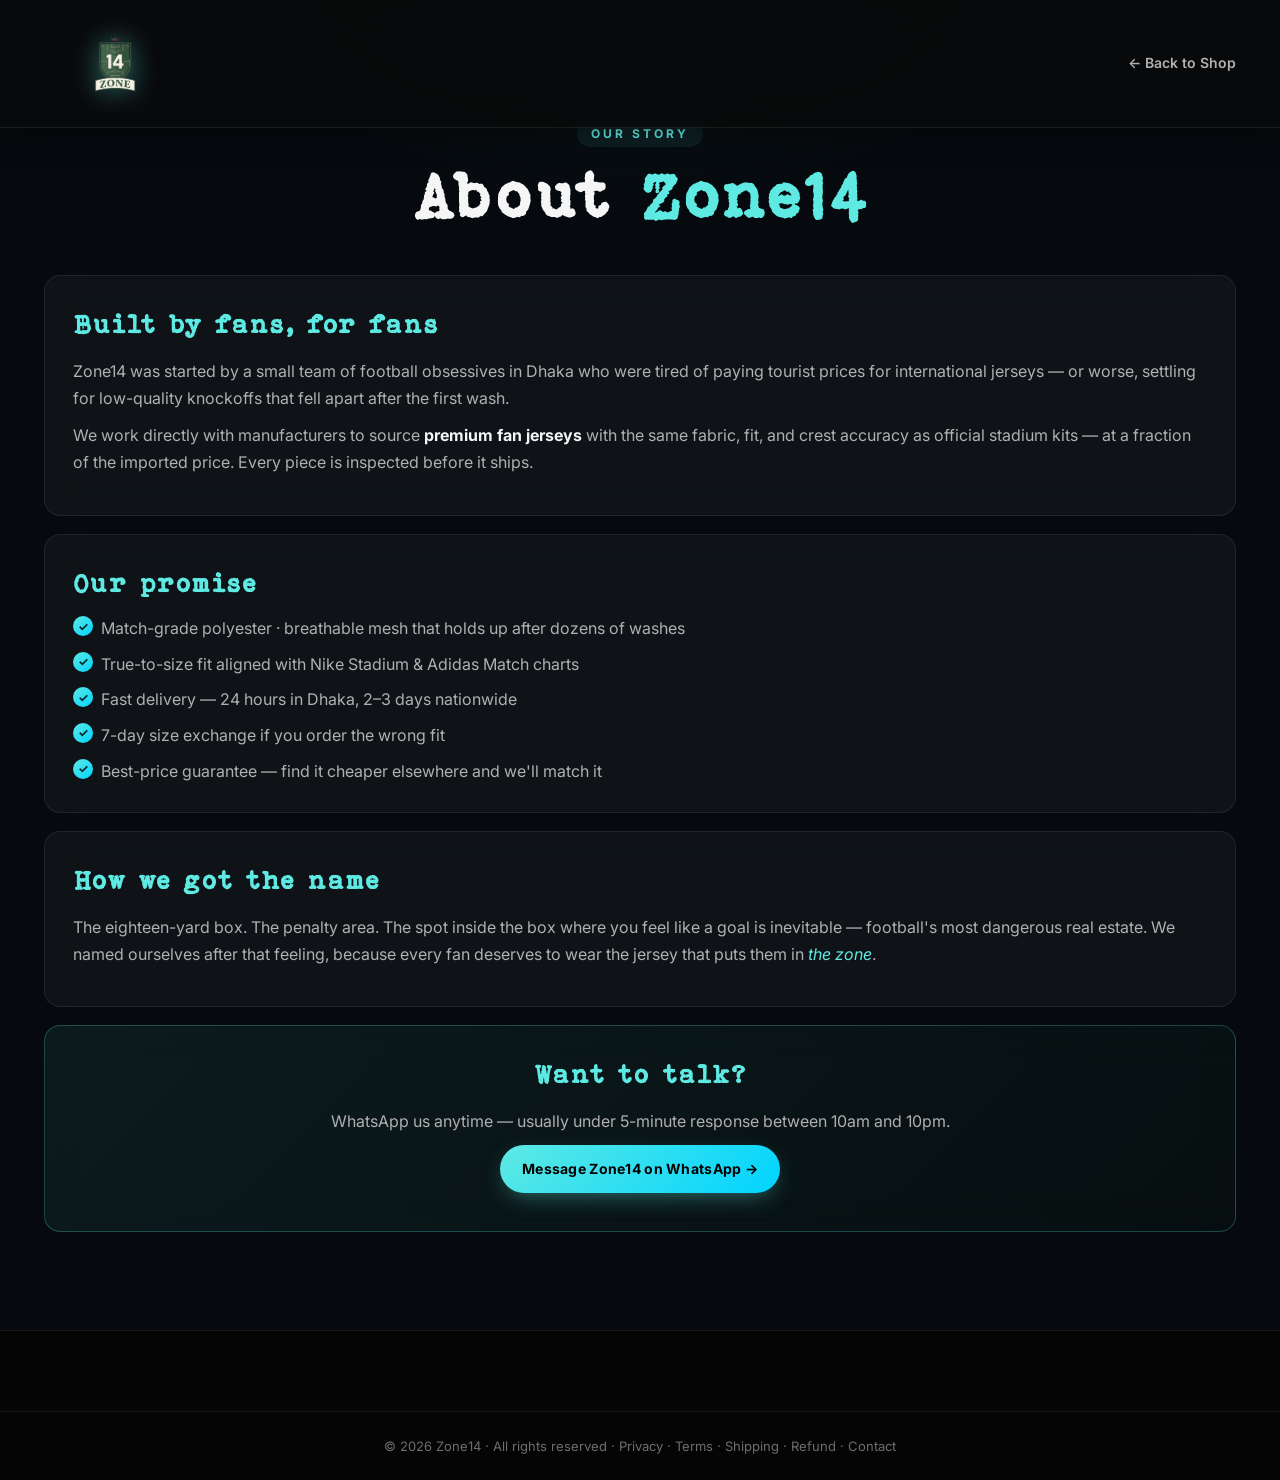
<file: about.html>
<!DOCTYPE html>
<html lang="en">
<head>
  <meta charset="UTF-8" />
  <meta name="viewport" content="width=device-width, initial-scale=1.0" />
  <meta name="theme-color" content="#0a0a0a" />
  <title>About · Zone14 — Premium World Cup 2026 Jerseys</title>
  <meta name="description" content="Zone14 is Bangladesh's premium destination for FIFA World Cup 2026 football jerseys. Built by fans, for fans." />
  <meta property="og:title" content="About Zone14" />
  <meta property="og:description" content="Built by fans, for fans — premium World Cup 2026 kits delivered across Bangladesh." />
  <meta property="og:type" content="website" />

  <link rel="preconnect" href="https://fonts.googleapis.com" />
  <link rel="preconnect" href="https://fonts.gstatic.com" crossorigin />
  <link href="https://fonts.googleapis.com/css2?family=Bebas+Neue&family=Inter:wght@300;400;500;600;700;800&display=swap" rel="stylesheet" />

  <link rel="stylesheet" href="styles.css" />
  <link rel="icon" type="image/svg+xml" href="logo/favicon.svg" />
  <!-- Meta (Facebook) Pixel (অ্যাক্টিভ করা হলো) -->
  <script>
    !function(f,b,e,v,n,t,s){if(f.fbq)return;n=f.fbq=function(){n.callMethod?
    n.callMethod.apply(n,arguments):n.queue.push(arguments)};if(!f._fbq)f._fbq=n;
    n.push=n;n.loaded=!0;n.version='2.0';n.queue=[];t=b.createElement(e);t.async=!0;
    t.src=v;s=b.getElementsByTagName(e)[0];s.parentNode.insertBefore(t,s)}(window,
    document,'script','https://connect.facebook.net/en_US/fbevents.js');
    
    fbq('init', '837946172507367'); 
    fbq('track', 'PageView');
  </script>
  <noscript>
    <img height="1" width="1" style="display:none"
         src="https://www.facebook.com/tr?id=837946172507367&ev=PageView&noscript=1"/>
  </noscript>
</head>
<body class="page-static">

  <header id="navbar" class="navbar order-nav scrolled">
    <div class="container nav-inner">
      <a href="index.html" class="logo" aria-label="Zone14 home">
        <img class="logo-mark" src="logo/main.png" alt="Zone14" />
      </a>
      <a href="index.html" class="back-link">← Back to Shop</a>
    </div>
  </header>

  <main class="static-page">
    <div class="container">
      <header class="static-head">
        <p class="eyebrow">Our Story</p>
        <h1 class="section-title">About <span class="accent">Zone14</span></h1>
      </header>

      <section class="static-block">
        <h2>Built by fans, for fans</h2>
        <p>Zone14 was started by a small team of football obsessives in Dhaka who were tired of paying tourist prices for international jerseys — or worse, settling for low-quality knockoffs that fell apart after the first wash.</p>
        <p>We work directly with manufacturers to source <strong>premium fan jerseys</strong> with the same fabric, fit, and crest accuracy as official stadium kits — at a fraction of the imported price. Every piece is inspected before it ships.</p>
      </section>

      <section class="static-block">
        <h2>Our promise</h2>
        <ul class="check-list">
          <li>Match-grade polyester · breathable mesh that holds up after dozens of washes</li>
          <li>True-to-size fit aligned with Nike Stadium &amp; Adidas Match charts</li>
          <li>Fast delivery — 24 hours in Dhaka, 2–3 days nationwide</li>
          <li>7-day size exchange if you order the wrong fit</li>
          <li>Best-price guarantee — find it cheaper elsewhere and we'll match it</li>
        </ul>
      </section>

      <section class="static-block">
        <h2>How we got the name</h2>
        <p>The eighteen-yard box. The penalty area. The spot inside the box where you feel like a goal is inevitable — football's most dangerous real estate. We named ourselves after that feeling, because every fan deserves to wear the jersey that puts them in <em>the zone</em>.</p>
      </section>

      <section class="static-block static-cta">
        <h2>Want to talk?</h2>
        <p>WhatsApp us anytime — usually under 5-minute response between 10am and 10pm.</p>
        <p><a class="btn btn-primary" href="https://wa.me/8801723360078">Message Zone14 on WhatsApp →</a></p>
      </section>
    </div>
  </main>

  <footer class="footer">
    <div class="footer-bottom">
      <div class="container">
        <p>© <span id="year"></span> Zone14 · All rights reserved · <a href="privacy.html">Privacy</a> · <a href="terms.html">Terms</a> · <a href="shipping.html">Shipping</a> · <a href="refund.html">Refund</a> · <a href="contact.html">Contact</a></p>
      </div>
    </div>
  </footer>

  <script>document.getElementById('year').textContent = new Date().getFullYear();</script>
</body>
</html>
</file>
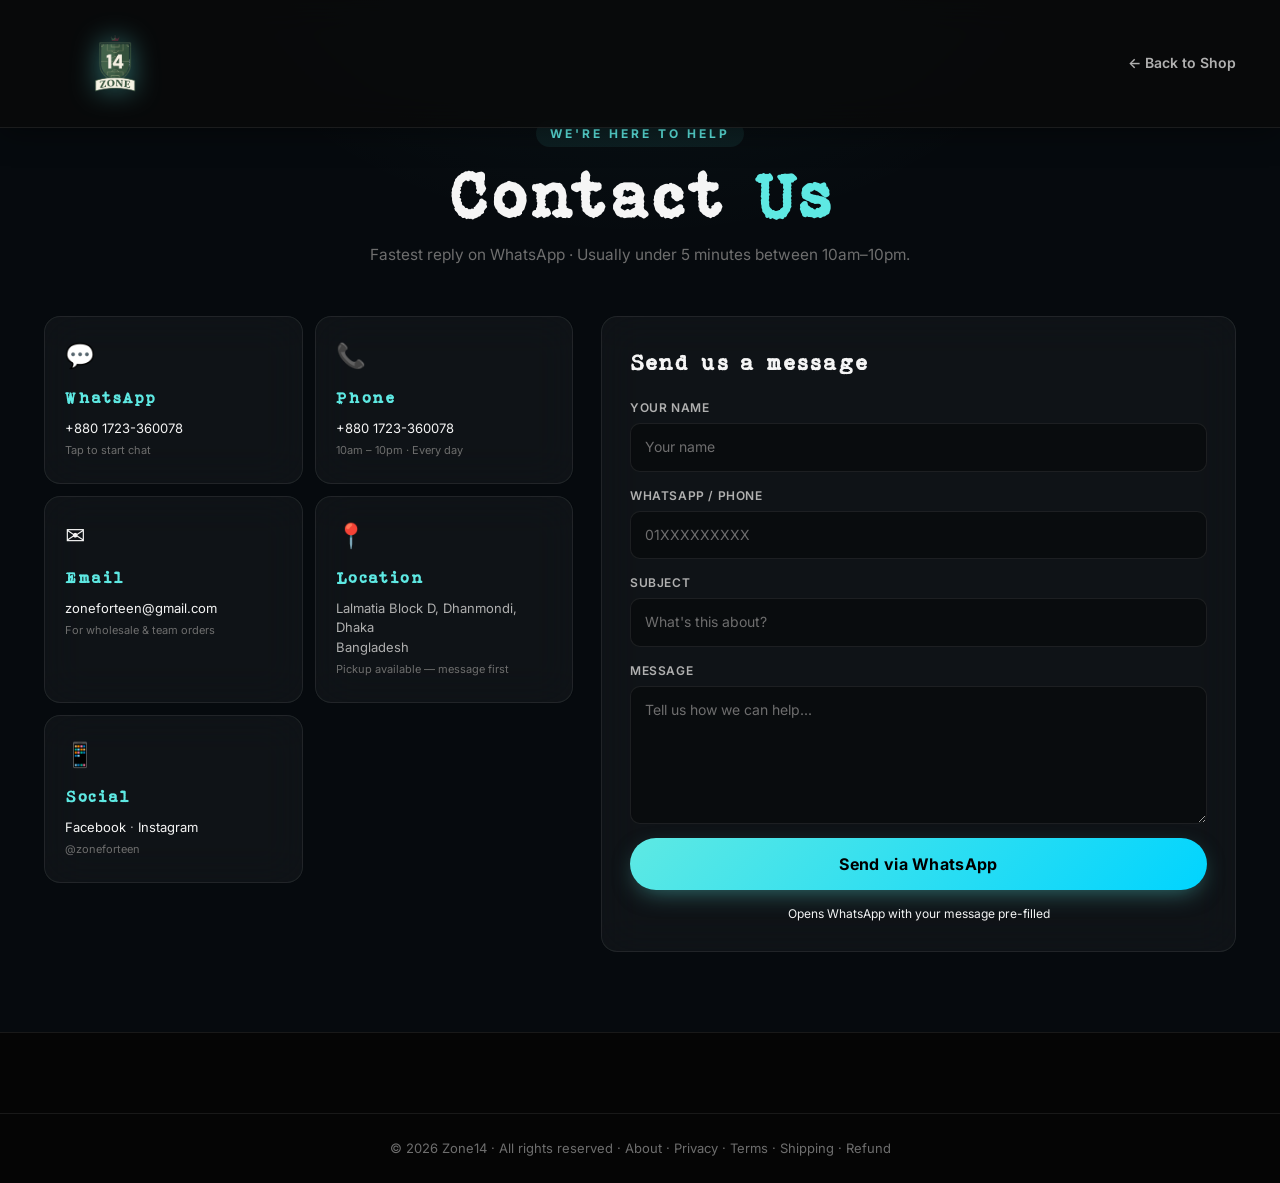
<file: contact.html>
<!DOCTYPE html>
<html lang="en">
<head>
  <meta charset="UTF-8" />
  <meta name="viewport" content="width=device-width, initial-scale=1.0" />
  <meta name="theme-color" content="#0a0a0a" />
  <title>Contact · Zone14</title>
  <meta name="description" content="Contact Zone14 — WhatsApp, phone, email, store address. We reply within minutes." />

  <link rel="preconnect" href="https://fonts.googleapis.com" />
  <link rel="preconnect" href="https://fonts.gstatic.com" crossorigin />
  <link href="https://fonts.googleapis.com/css2?family=Bebas+Neue&family=Inter:wght@300;400;500;600;700;800&display=swap" rel="stylesheet" />

  <link rel="stylesheet" href="styles.css" />
  <link rel="icon" type="image/svg+xml" href="logo/favicon.svg" />
  <!-- Meta (Facebook) Pixel (অ্যাক্টিভ করা হলো) -->
  <script>
    !function(f,b,e,v,n,t,s){if(f.fbq)return;n=f.fbq=function(){n.callMethod?
    n.callMethod.apply(n,arguments):n.queue.push(arguments)};if(!f._fbq)f._fbq=n;
    n.push=n;n.loaded=!0;n.version='2.0';n.queue=[];t=b.createElement(e);t.async=!0;
    t.src=v;s=b.getElementsByTagName(e)[0];s.parentNode.insertBefore(t,s)}(window,
    document,'script','https://connect.facebook.net/en_US/fbevents.js');
    
    fbq('init', '837946172507367'); 
    fbq('track', 'PageView');
  </script>
  <noscript>
    <img height="1" width="1" style="display:none"
         src="https://www.facebook.com/tr?id=837946172507367&ev=PageView&noscript=1"/>
  </noscript>
</head>
<body class="page-static">

  <header id="navbar" class="navbar order-nav scrolled">
    <div class="container nav-inner">
      <a href="index.html" class="logo"><img class="logo-mark" src="logo/main.png" alt="Zone14" /></a>
      <a href="index.html" class="back-link">← Back to Shop</a>
    </div>
  </header>

  <main class="static-page">
    <div class="container">
      <header class="static-head">
        <p class="eyebrow">We're here to help</p>
        <h1 class="section-title">Contact <span class="accent">Us</span></h1>
        <p class="section-sub">Fastest reply on WhatsApp · Usually under 5 minutes between 10am–10pm.</p>
      </header>

      <div class="contact-grid">
        <div class="contact-info">
          <div class="contact-item">
            <div class="contact-ico">💬</div>
            <h3>WhatsApp</h3>
            <p><a href="https://wa.me/8801723360078">+880 1723-360078</a></p>
            <p class="muted">Tap to start chat</p>
          </div>
          <div class="contact-item">
            <div class="contact-ico">📞</div>
            <h3>Phone</h3>
            <p><a href="tel:+8801723360078">+880 1723-360078</a></p>
            <p class="muted">10am – 10pm · Every day</p>
          </div>
          <div class="contact-item">
            <div class="contact-ico">✉️</div>
            <h3>Email</h3>
            <p><a href="mailto:zoneforteen@gmail.com">zoneforteen@gmail.com</a></p>
            <p class="muted">For wholesale &amp; team orders</p>
          </div>
          <div class="contact-item">
            <div class="contact-ico">📍</div>
            <h3>Location</h3>
            <p>Lalmatia Block D, Dhanmondi, Dhaka<br/>Bangladesh</p>
            <p class="muted">Pickup available — message first</p>
          </div>
          <div class="contact-item">
            <div class="contact-ico">📱</div>
            <h3>Social</h3>
            <p><a href="https://www.facebook.com/zoneforteen/" target="_blank" rel="noopener">Facebook</a> · <a href="https://www.instagram.com/zoneforteen/" target="_blank" rel="noopener">Instagram</a></p>
            <p class="muted">@zoneforteen</p>
          </div>
        </div>

        <form id="contactForm" class="contact-form" novalidate>
          <h3>Send us a message</h3>
          <div class="form-row full">
            <label>Your Name<input type="text" name="name" required placeholder="Your name" /></label>
          </div>
          <div class="form-row full">
            <label>WhatsApp / Phone<input type="tel" name="phone" required placeholder="01XXXXXXXXX" /></label>
          </div>
          <div class="form-row full">
            <label>Subject<input type="text" name="subject" required placeholder="What's this about?" /></label>
          </div>
          <div class="form-row full">
            <label>Message<textarea name="message" required placeholder="Tell us how we can help..." rows="5"></textarea></label>
          </div>
          <button type="submit" class="btn btn-primary btn-lg" style="width:100%">Send via WhatsApp</button>
          <p class="muted" style="text-align:center;margin-top:14px;font-size:12px">Opens WhatsApp with your message pre-filled</p>
        </form>
      </div>
    </div>
  </main>

  <footer class="footer">
    <div class="footer-bottom">
      <div class="container">
        <p>© <span id="year"></span> Zone14 · All rights reserved · <a href="about.html">About</a> · <a href="privacy.html">Privacy</a> · <a href="terms.html">Terms</a> · <a href="shipping.html">Shipping</a> · <a href="refund.html">Refund</a></p>
      </div>
    </div>
  </footer>

  <script>
    document.getElementById('year').textContent = new Date().getFullYear();
    document.getElementById('contactForm').addEventListener('submit', e => {
      e.preventDefault();
      const f = e.target;
      if (!f.checkValidity()) { f.reportValidity(); return; }
      const fd = new FormData(f);
      const msg = encodeURIComponent(
        `Hi Zone14! I'd like to get in touch.\n\n` +
        `Name: ${fd.get('name')}\n` +
        `Phone: ${fd.get('phone')}\n` +
        `Subject: ${fd.get('subject')}\n\n` +
        `${fd.get('message')}`
      );
      window.open(`https://wa.me/8801723360078?text=${msg}`, '_blank');
    });
  </script>
</body>
</html>
</file>
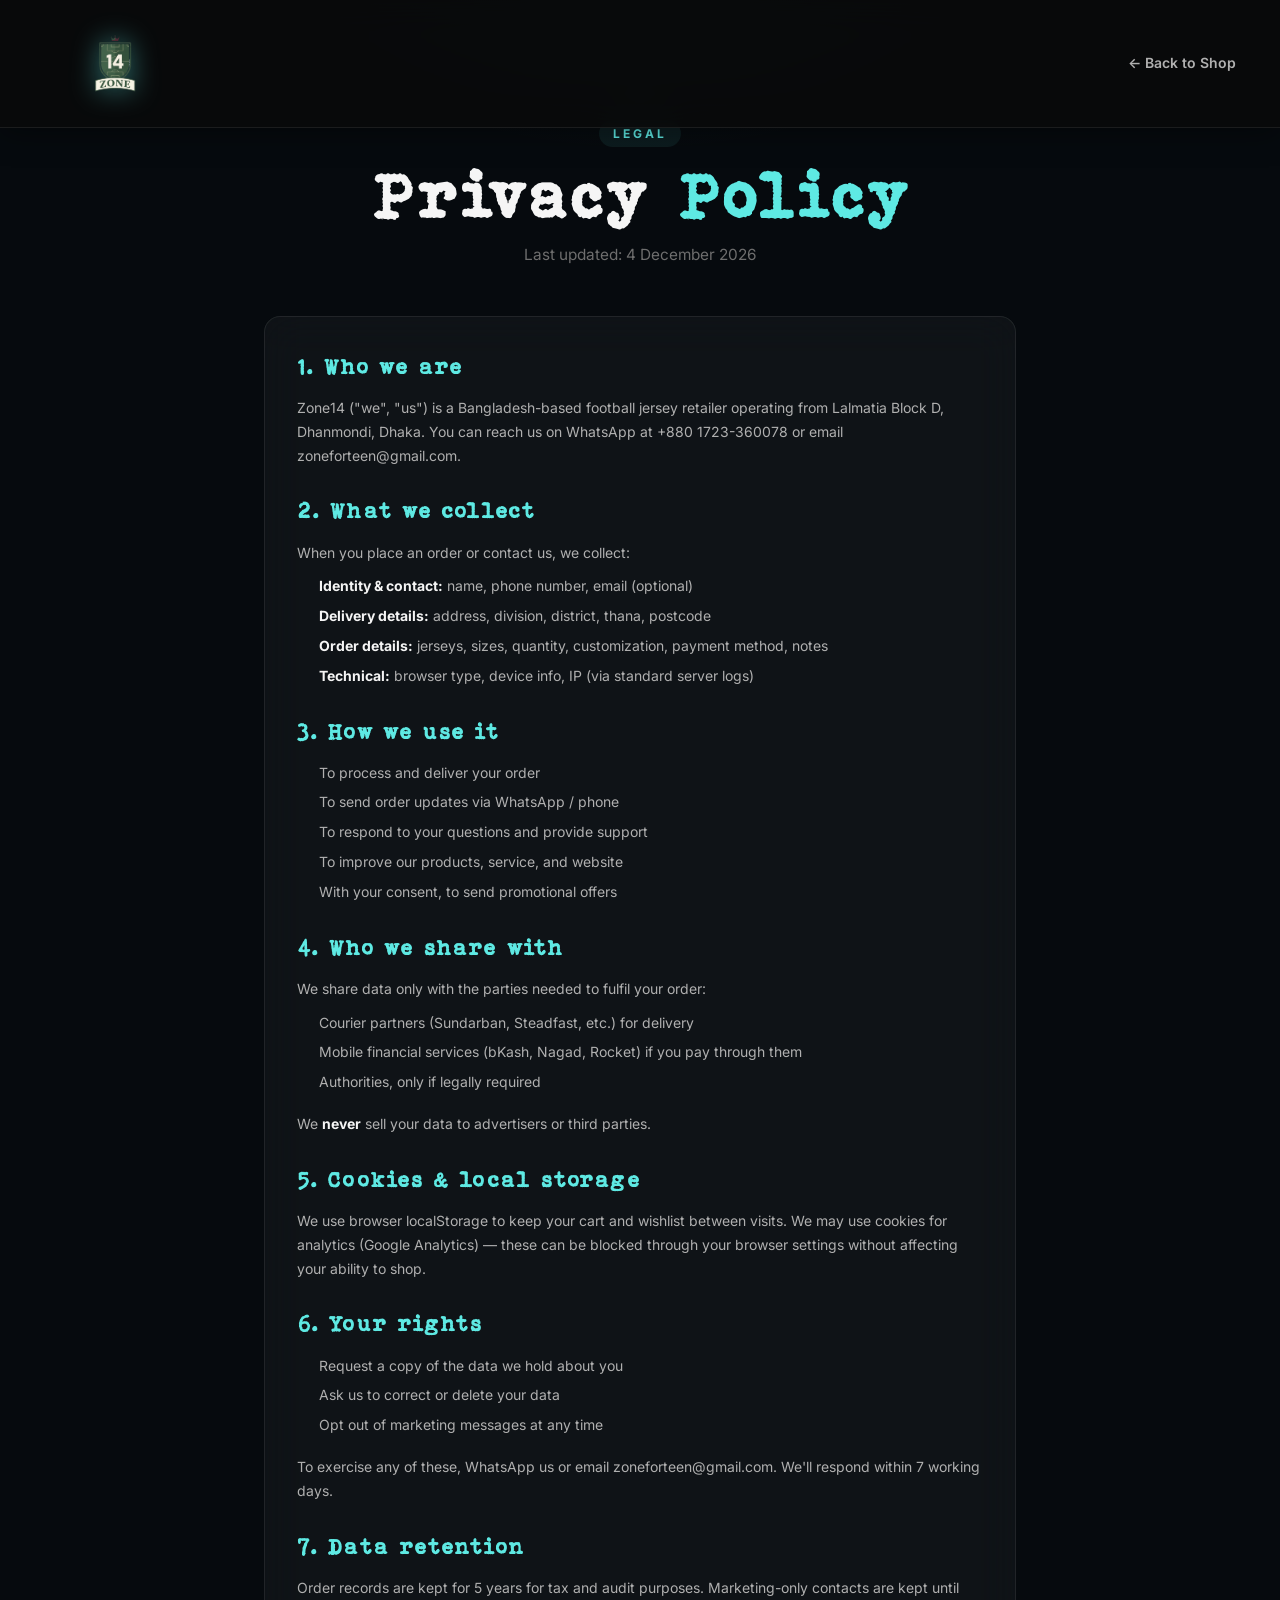
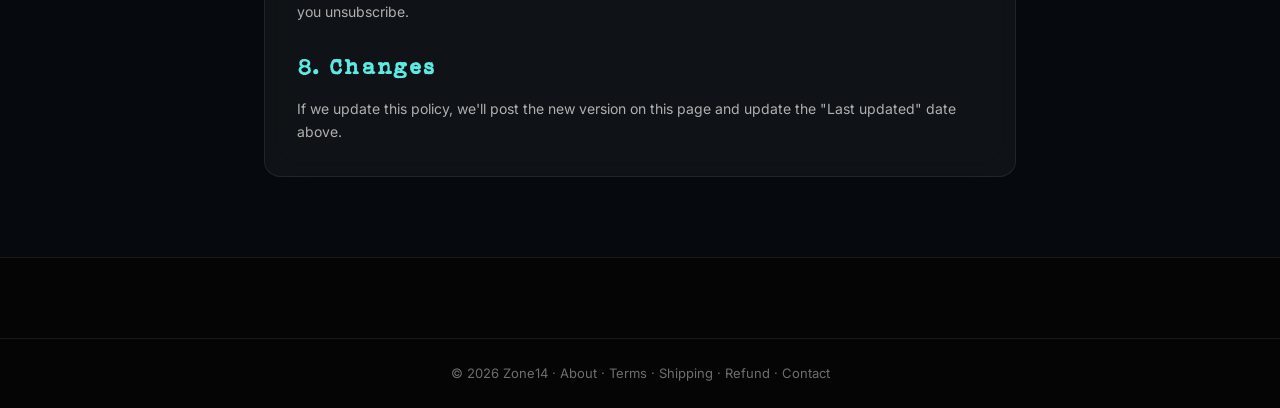
<file: privacy.html>
<!DOCTYPE html>
<html lang="en">
<head>
  <meta charset="UTF-8" />
  <meta name="viewport" content="width=device-width, initial-scale=1.0" />
  <title>Privacy Policy · Zone14</title>
  <meta name="description" content="Zone14's privacy policy — what data we collect, how we use it, your rights." />
  <link rel="preconnect" href="https://fonts.googleapis.com" />
  <link rel="preconnect" href="https://fonts.gstatic.com" crossorigin />
  <link href="https://fonts.googleapis.com/css2?family=Bebas+Neue&family=Inter:wght@300;400;500;600;700&display=swap" rel="stylesheet" />
  <link rel="stylesheet" href="styles.css" />
  <link rel="icon" type="image/svg+xml" href="logo/favicon.svg" />
  <!-- Meta (Facebook) Pixel (অ্যাক্টিভ করা হলো) -->
  <script>
    !function(f,b,e,v,n,t,s){if(f.fbq)return;n=f.fbq=function(){n.callMethod?
    n.callMethod.apply(n,arguments):n.queue.push(arguments)};if(!f._fbq)f._fbq=n;
    n.push=n;n.loaded=!0;n.version='2.0';n.queue=[];t=b.createElement(e);t.async=!0;
    t.src=v;s=b.getElementsByTagName(e)[0];s.parentNode.insertBefore(t,s)}(window,
    document,'script','https://connect.facebook.net/en_US/fbevents.js');
    
    fbq('init', '837946172507367'); 
    fbq('track', 'PageView');
  </script>
  <noscript>
    <img height="1" width="1" style="display:none"
         src="https://www.facebook.com/tr?id=837946172507367&ev=PageView&noscript=1"/>
  </noscript>
</head>
<body class="page-static">

  <header id="navbar" class="navbar order-nav scrolled">
    <div class="container nav-inner">
      <a href="index.html" class="logo"><img class="logo-mark" src="logo/main.png" alt="Zone14" /></a>
      <a href="index.html" class="back-link">← Back to Shop</a>
    </div>
  </header>

  <main class="static-page">
    <div class="container narrow">
      <header class="static-head">
        <p class="eyebrow">Legal</p>
        <h1 class="section-title">Privacy <span class="accent">Policy</span></h1>
        <p class="section-sub">Last updated: <span id="legalDate"></span></p>
      </header>

      <section class="legal-text">
        <h2>1. Who we are</h2>
        <p>Zone14 ("we", "us") is a Bangladesh-based football jersey retailer operating from Lalmatia Block D, Dhanmondi, Dhaka. You can reach us on WhatsApp at +880 1723-360078 or email zoneforteen@gmail.com.</p>

        <h2>2. What we collect</h2>
        <p>When you place an order or contact us, we collect:</p>
        <ul>
          <li><strong>Identity &amp; contact:</strong> name, phone number, email (optional)</li>
          <li><strong>Delivery details:</strong> address, division, district, thana, postcode</li>
          <li><strong>Order details:</strong> jerseys, sizes, quantity, customization, payment method, notes</li>
          <li><strong>Technical:</strong> browser type, device info, IP (via standard server logs)</li>
        </ul>

        <h2>3. How we use it</h2>
        <ul>
          <li>To process and deliver your order</li>
          <li>To send order updates via WhatsApp / phone</li>
          <li>To respond to your questions and provide support</li>
          <li>To improve our products, service, and website</li>
          <li>With your consent, to send promotional offers</li>
        </ul>

        <h2>4. Who we share with</h2>
        <p>We share data only with the parties needed to fulfil your order:</p>
        <ul>
          <li>Courier partners (Sundarban, Steadfast, etc.) for delivery</li>
          <li>Mobile financial services (bKash, Nagad, Rocket) if you pay through them</li>
          <li>Authorities, only if legally required</li>
        </ul>
        <p>We <strong>never</strong> sell your data to advertisers or third parties.</p>

        <h2>5. Cookies &amp; local storage</h2>
        <p>We use browser localStorage to keep your cart and wishlist between visits. We may use cookies for analytics (Google Analytics) — these can be blocked through your browser settings without affecting your ability to shop.</p>

        <h2>6. Your rights</h2>
        <ul>
          <li>Request a copy of the data we hold about you</li>
          <li>Ask us to correct or delete your data</li>
          <li>Opt out of marketing messages at any time</li>
        </ul>
        <p>To exercise any of these, WhatsApp us or email zoneforteen@gmail.com. We'll respond within 7 working days.</p>

        <h2>7. Data retention</h2>
        <p>Order records are kept for 5 years for tax and audit purposes. Marketing-only contacts are kept until you unsubscribe.</p>

        <h2>8. Changes</h2>
        <p>If we update this policy, we'll post the new version on this page and update the "Last updated" date above.</p>
      </section>
    </div>
  </main>

  <footer class="footer">
    <div class="footer-bottom">
      <div class="container">
        <p>© <span id="year"></span> Zone14 · <a href="about.html">About</a> · <a href="terms.html">Terms</a> · <a href="shipping.html">Shipping</a> · <a href="refund.html">Refund</a> · <a href="contact.html">Contact</a></p>
      </div>
    </div>
  </footer>

  <script>
    document.getElementById('year').textContent = new Date().getFullYear();
    document.getElementById('legalDate').textContent = new Date().toLocaleDateString('en-GB', {year:'numeric', month:'long', day:'numeric'});
  </script>
</body>
</html>
</file>
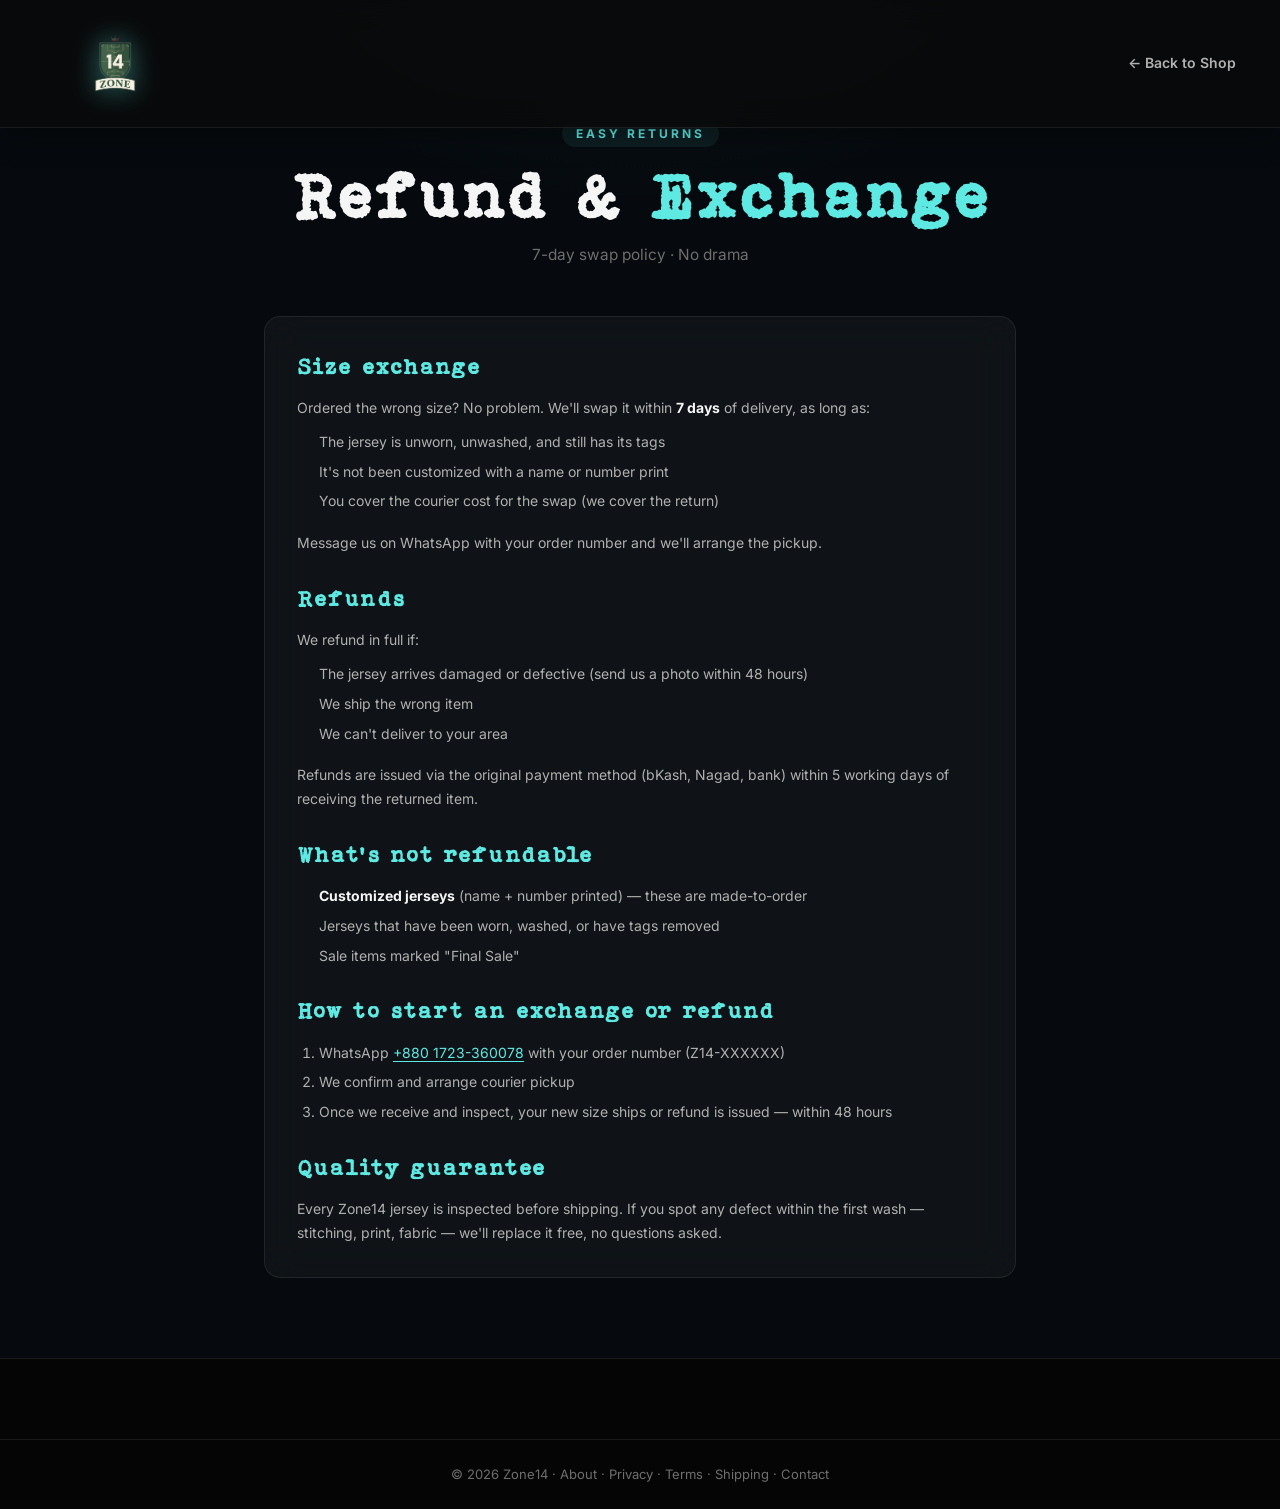
<file: refund.html>
<!DOCTYPE html>
<html lang="en">
<head>
  <meta charset="UTF-8" />
  <meta name="viewport" content="width=device-width, initial-scale=1.0" />
  <title>Refund &amp; Exchange Policy · Zone14</title>
  <meta name="description" content="Zone14's 7-day exchange policy — easy size swaps and quality guarantee." />
  <link rel="preconnect" href="https://fonts.googleapis.com" />
  <link rel="preconnect" href="https://fonts.gstatic.com" crossorigin />
  <link href="https://fonts.googleapis.com/css2?family=Bebas+Neue&family=Inter:wght@300;400;500;600;700&display=swap" rel="stylesheet" />
  <link rel="stylesheet" href="styles.css" />
  <link rel="icon" type="image/svg+xml" href="logo/favicon.svg" />
  <!-- Meta (Facebook) Pixel (অ্যাক্টিভ করা হলো) -->
  <script>
    !function(f,b,e,v,n,t,s){if(f.fbq)return;n=f.fbq=function(){n.callMethod?
    n.callMethod.apply(n,arguments):n.queue.push(arguments)};if(!f._fbq)f._fbq=n;
    n.push=n;n.loaded=!0;n.version='2.0';n.queue=[];t=b.createElement(e);t.async=!0;
    t.src=v;s=b.getElementsByTagName(e)[0];s.parentNode.insertBefore(t,s)}(window,
    document,'script','https://connect.facebook.net/en_US/fbevents.js');
    
    fbq('init', '837946172507367'); 
    fbq('track', 'PageView');
  </script>
  <noscript>
    <img height="1" width="1" style="display:none"
         src="https://www.facebook.com/tr?id=837946172507367&ev=PageView&noscript=1"/>
  </noscript>
</head>
<body class="page-static">

  <header id="navbar" class="navbar order-nav scrolled">
    <div class="container nav-inner">
      <a href="index.html" class="logo"><img class="logo-mark" src="logo/main.png" alt="Zone14" /></a>
      <a href="index.html" class="back-link">← Back to Shop</a>
    </div>
  </header>

  <main class="static-page">
    <div class="container narrow">
      <header class="static-head">
        <p class="eyebrow">Easy Returns</p>
        <h1 class="section-title">Refund &amp; <span class="accent">Exchange</span></h1>
        <p class="section-sub">7-day swap policy · No drama</p>
      </header>

      <section class="legal-text">
        <h2>Size exchange</h2>
        <p>Ordered the wrong size? No problem. We'll swap it within <strong>7 days</strong> of delivery, as long as:</p>
        <ul>
          <li>The jersey is unworn, unwashed, and still has its tags</li>
          <li>It's not been customized with a name or number print</li>
          <li>You cover the courier cost for the swap (we cover the return)</li>
        </ul>
        <p>Message us on WhatsApp with your order number and we'll arrange the pickup.</p>

        <h2>Refunds</h2>
        <p>We refund in full if:</p>
        <ul>
          <li>The jersey arrives damaged or defective (send us a photo within 48 hours)</li>
          <li>We ship the wrong item</li>
          <li>We can't deliver to your area</li>
        </ul>
        <p>Refunds are issued via the original payment method (bKash, Nagad, bank) within 5 working days of receiving the returned item.</p>

        <h2>What's not refundable</h2>
        <ul>
          <li><strong>Customized jerseys</strong> (name + number printed) — these are made-to-order</li>
          <li>Jerseys that have been worn, washed, or have tags removed</li>
          <li>Sale items marked "Final Sale"</li>
        </ul>

        <h2>How to start an exchange or refund</h2>
        <ol>
          <li>WhatsApp <a href="https://wa.me/8801723360078">+880 1723-360078</a> with your order number (Z14-XXXXXX)</li>
          <li>We confirm and arrange courier pickup</li>
          <li>Once we receive and inspect, your new size ships or refund is issued — within 48 hours</li>
        </ol>

        <h2>Quality guarantee</h2>
        <p>Every Zone14 jersey is inspected before shipping. If you spot any defect within the first wash — stitching, print, fabric — we'll replace it free, no questions asked.</p>
      </section>
    </div>
  </main>

  <footer class="footer">
    <div class="footer-bottom">
      <div class="container">
        <p>© <span id="year"></span> Zone14 · <a href="about.html">About</a> · <a href="privacy.html">Privacy</a> · <a href="terms.html">Terms</a> · <a href="shipping.html">Shipping</a> · <a href="contact.html">Contact</a></p>
      </div>
    </div>
  </footer>

  <script>document.getElementById('year').textContent = new Date().getFullYear();</script>
</body>
</html>
</file>
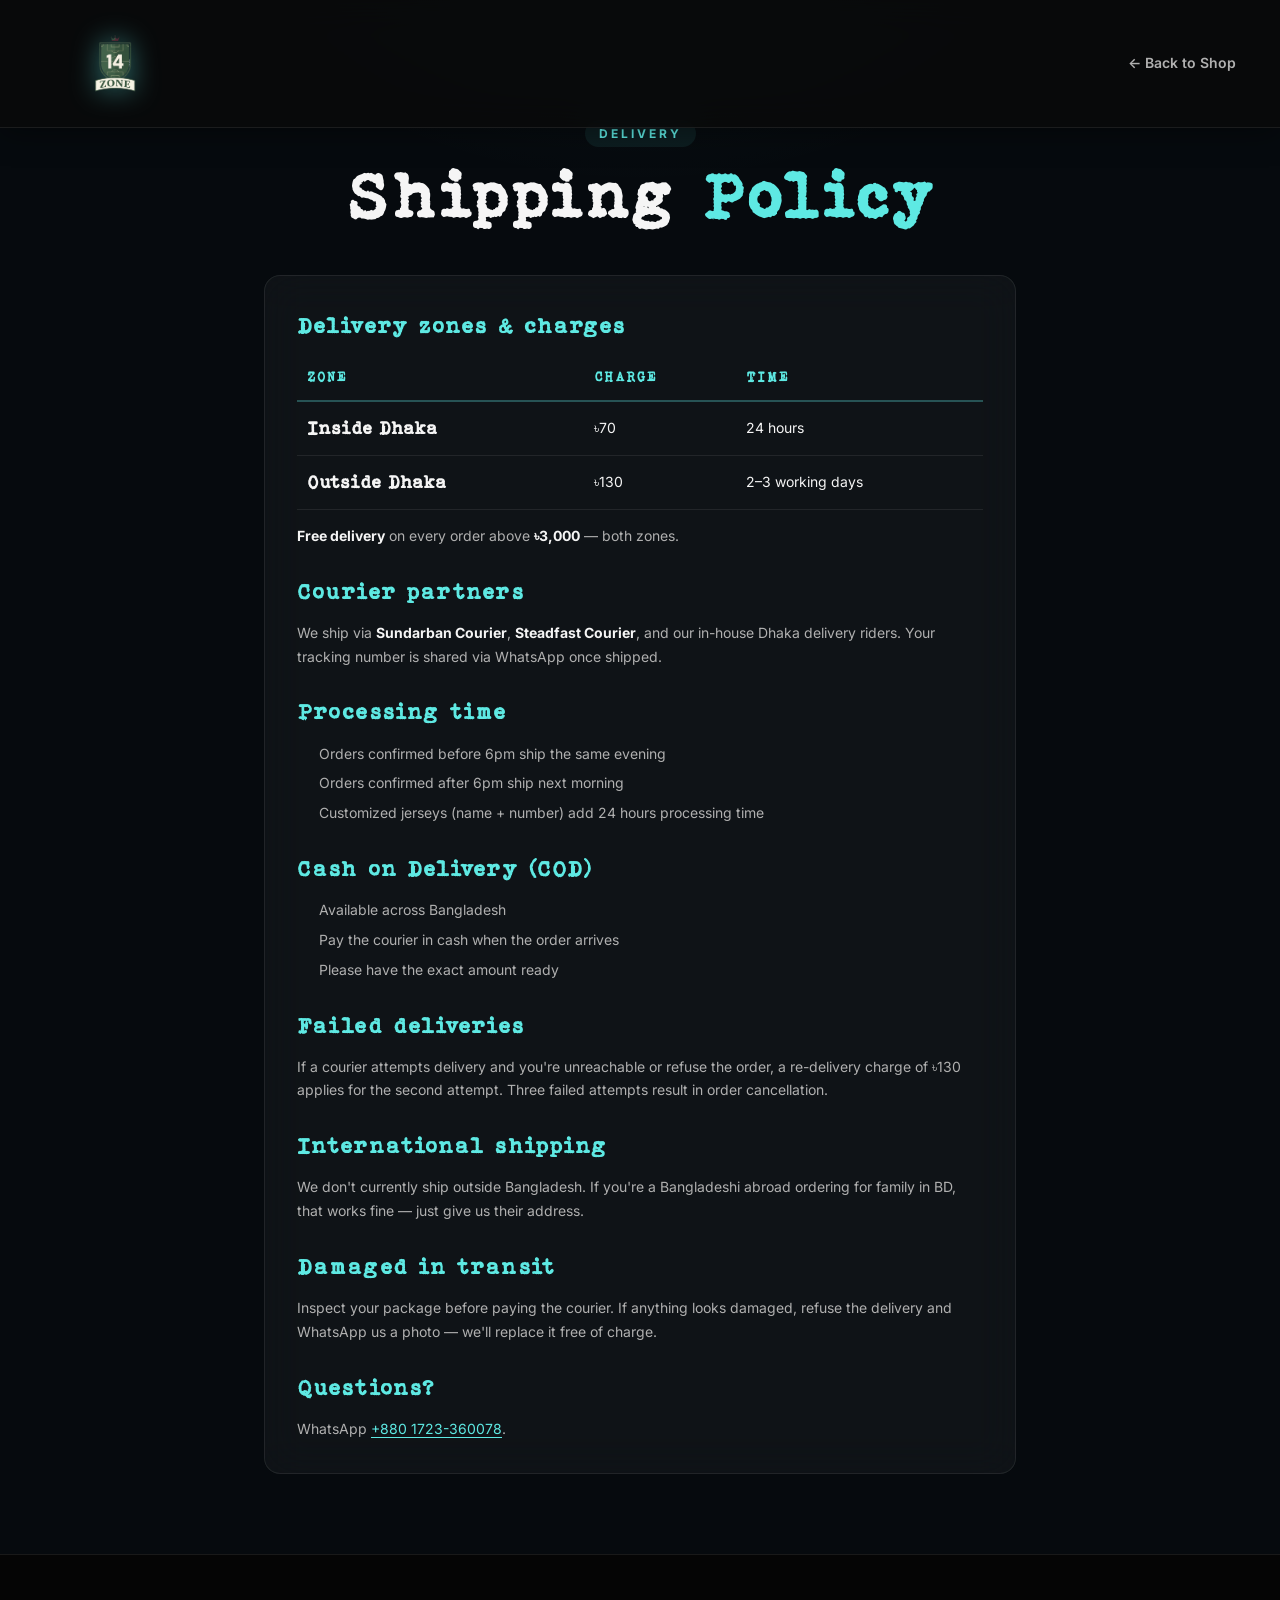
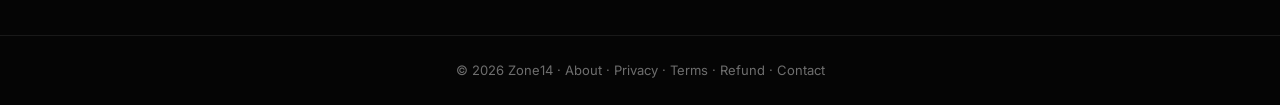
<file: shipping.html>
<!DOCTYPE html>
<html lang="en">
<head>
  <meta charset="UTF-8" />
  <meta name="viewport" content="width=device-width, initial-scale=1.0" />
  <title>Shipping Policy · Zone14</title>
  <meta name="description" content="Zone14 shipping policy — delivery times, charges, and zones across Bangladesh." />
  <link rel="preconnect" href="https://fonts.googleapis.com" />
  <link rel="preconnect" href="https://fonts.gstatic.com" crossorigin />
  <link href="https://fonts.googleapis.com/css2?family=Bebas+Neue&family=Inter:wght@300;400;500;600;700&display=swap" rel="stylesheet" />
  <link rel="stylesheet" href="styles.css" />
  <link rel="icon" type="image/svg+xml" href="logo/favicon.svg" />
  <!-- Meta (Facebook) Pixel (অ্যাক্টিভ করা হলো) -->
  <script>
    !function(f,b,e,v,n,t,s){if(f.fbq)return;n=f.fbq=function(){n.callMethod?
    n.callMethod.apply(n,arguments):n.queue.push(arguments)};if(!f._fbq)f._fbq=n;
    n.push=n;n.loaded=!0;n.version='2.0';n.queue=[];t=b.createElement(e);t.async=!0;
    t.src=v;s=b.getElementsByTagName(e)[0];s.parentNode.insertBefore(t,s)}(window,
    document,'script','https://connect.facebook.net/en_US/fbevents.js');
    
    fbq('init', '837946172507367'); 
    fbq('track', 'PageView');
  </script>
  <noscript>
    <img height="1" width="1" style="display:none"
         src="https://www.facebook.com/tr?id=837946172507367&ev=PageView&noscript=1"/>
  </noscript>
</head>
<body class="page-static">

  <header id="navbar" class="navbar order-nav scrolled">
    <div class="container nav-inner">
      <a href="index.html" class="logo"><img class="logo-mark" src="logo/main.png" alt="Zone14" /></a>
      <a href="index.html" class="back-link">← Back to Shop</a>
    </div>
  </header>

  <main class="static-page">
    <div class="container narrow">
      <header class="static-head">
        <p class="eyebrow">Delivery</p>
        <h1 class="section-title">Shipping <span class="accent">Policy</span></h1>
      </header>

      <section class="legal-text">
        <h2>Delivery zones &amp; charges</h2>
        <table class="size-table" style="width:100%">
          <thead>
            <tr><th>Zone</th><th>Charge</th><th>Time</th></tr>
          </thead>
          <tbody>
            <tr><td><strong>Inside Dhaka</strong></td><td>৳70</td><td>24 hours</td></tr>
            <tr><td><strong>Outside Dhaka</strong></td><td>৳130</td><td>2–3 working days</td></tr>
          </tbody>
        </table>
        <p style="margin-top:14px"><strong>Free delivery</strong> on every order above <strong>৳3,000</strong> — both zones.</p>

        <h2>Courier partners</h2>
        <p>We ship via <strong>Sundarban Courier</strong>, <strong>Steadfast Courier</strong>, and our in-house Dhaka delivery riders. Your tracking number is shared via WhatsApp once shipped.</p>

        <h2>Processing time</h2>
        <ul>
          <li>Orders confirmed before 6pm ship the same evening</li>
          <li>Orders confirmed after 6pm ship next morning</li>
          <li>Customized jerseys (name + number) add 24 hours processing time</li>
        </ul>

        <h2>Cash on Delivery (COD)</h2>
        <ul>
          <li>Available across Bangladesh</li>
          <li>Pay the courier in cash when the order arrives</li>
          <li>Please have the exact amount ready</li>
        </ul>

        <h2>Failed deliveries</h2>
        <p>If a courier attempts delivery and you're unreachable or refuse the order, a re-delivery charge of ৳130 applies for the second attempt. Three failed attempts result in order cancellation.</p>

        <h2>International shipping</h2>
        <p>We don't currently ship outside Bangladesh. If you're a Bangladeshi abroad ordering for family in BD, that works fine — just give us their address.</p>

        <h2>Damaged in transit</h2>
        <p>Inspect your package before paying the courier. If anything looks damaged, refuse the delivery and WhatsApp us a photo — we'll replace it free of charge.</p>

        <h2>Questions?</h2>
        <p>WhatsApp <a href="https://wa.me/8801723360078">+880 1723-360078</a>.</p>
      </section>
    </div>
  </main>

  <footer class="footer">
    <div class="footer-bottom">
      <div class="container">
        <p>© <span id="year"></span> Zone14 · <a href="about.html">About</a> · <a href="privacy.html">Privacy</a> · <a href="terms.html">Terms</a> · <a href="refund.html">Refund</a> · <a href="contact.html">Contact</a></p>
      </div>
    </div>
  </footer>

  <script>document.getElementById('year').textContent = new Date().getFullYear();</script>
</body>
</html>
</file>
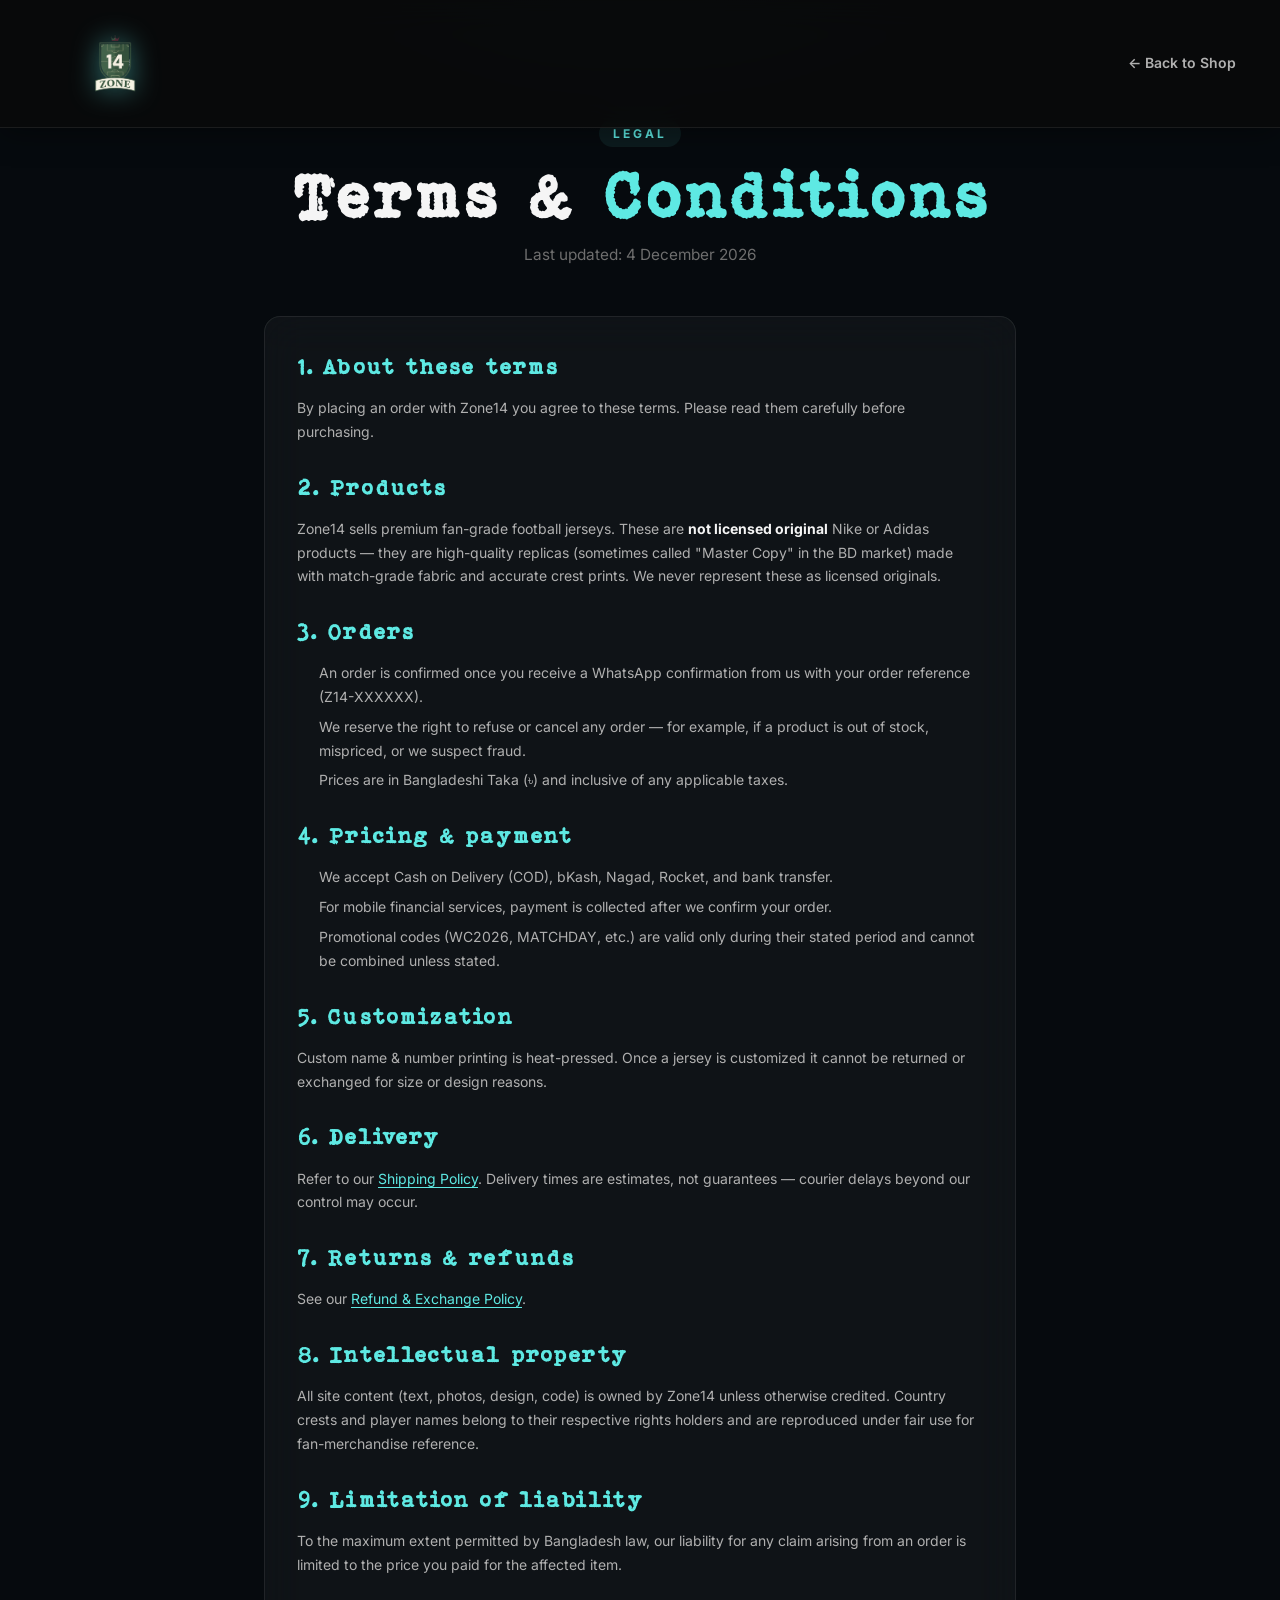
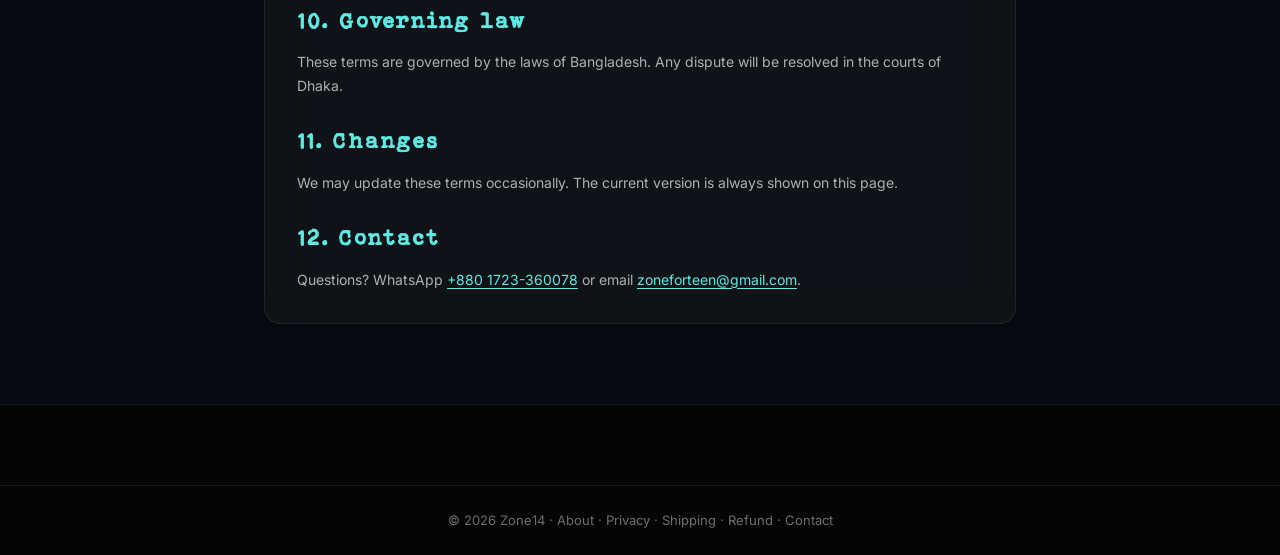
<file: terms.html>
<!DOCTYPE html>
<html lang="en">
<head>
  <meta charset="UTF-8" />
  <meta name="viewport" content="width=device-width, initial-scale=1.0" />
  <title>Terms &amp; Conditions · Zone14</title>
  <meta name="description" content="Terms and conditions for shopping at Zone14." />
  <link rel="preconnect" href="https://fonts.googleapis.com" />
  <link rel="preconnect" href="https://fonts.gstatic.com" crossorigin />
  <link href="https://fonts.googleapis.com/css2?family=Bebas+Neue&family=Inter:wght@300;400;500;600;700&display=swap" rel="stylesheet" />
  <link rel="stylesheet" href="styles.css" />
  <link rel="icon" type="image/svg+xml" href="logo/favicon.svg" />
  <!-- Meta (Facebook) Pixel (অ্যাক্টিভ করা হলো) -->
  <script>
    !function(f,b,e,v,n,t,s){if(f.fbq)return;n=f.fbq=function(){n.callMethod?
    n.callMethod.apply(n,arguments):n.queue.push(arguments)};if(!f._fbq)f._fbq=n;
    n.push=n;n.loaded=!0;n.version='2.0';n.queue=[];t=b.createElement(e);t.async=!0;
    t.src=v;s=b.getElementsByTagName(e)[0];s.parentNode.insertBefore(t,s)}(window,
    document,'script','https://connect.facebook.net/en_US/fbevents.js');
    
    fbq('init', '837946172507367'); 
    fbq('track', 'PageView');
  </script>
  <noscript>
    <img height="1" width="1" style="display:none"
         src="https://www.facebook.com/tr?id=837946172507367&ev=PageView&noscript=1"/>
  </noscript>
</head>
<body class="page-static">

  <header id="navbar" class="navbar order-nav scrolled">
    <div class="container nav-inner">
      <a href="index.html" class="logo"><img class="logo-mark" src="logo/main.png" alt="Zone14" /></a>
      <a href="index.html" class="back-link">← Back to Shop</a>
    </div>
  </header>

  <main class="static-page">
    <div class="container narrow">
      <header class="static-head">
        <p class="eyebrow">Legal</p>
        <h1 class="section-title">Terms &amp; <span class="accent">Conditions</span></h1>
        <p class="section-sub">Last updated: <span id="legalDate"></span></p>
      </header>

      <section class="legal-text">
        <h2>1. About these terms</h2>
        <p>By placing an order with Zone14 you agree to these terms. Please read them carefully before purchasing.</p>

        <h2>2. Products</h2>
        <p>Zone14 sells premium fan-grade football jerseys. These are <strong>not licensed original</strong> Nike or Adidas products — they are high-quality replicas (sometimes called "Master Copy" in the BD market) made with match-grade fabric and accurate crest prints. We never represent these as licensed originals.</p>

        <h2>3. Orders</h2>
        <ul>
          <li>An order is confirmed once you receive a WhatsApp confirmation from us with your order reference (Z14-XXXXXX).</li>
          <li>We reserve the right to refuse or cancel any order — for example, if a product is out of stock, mispriced, or we suspect fraud.</li>
          <li>Prices are in Bangladeshi Taka (৳) and inclusive of any applicable taxes.</li>
        </ul>

        <h2>4. Pricing &amp; payment</h2>
        <ul>
          <li>We accept Cash on Delivery (COD), bKash, Nagad, Rocket, and bank transfer.</li>
          <li>For mobile financial services, payment is collected after we confirm your order.</li>
          <li>Promotional codes (WC2026, MATCHDAY, etc.) are valid only during their stated period and cannot be combined unless stated.</li>
        </ul>

        <h2>5. Customization</h2>
        <p>Custom name &amp; number printing is heat-pressed. Once a jersey is customized it cannot be returned or exchanged for size or design reasons.</p>

        <h2>6. Delivery</h2>
        <p>Refer to our <a href="shipping.html">Shipping Policy</a>. Delivery times are estimates, not guarantees — courier delays beyond our control may occur.</p>

        <h2>7. Returns &amp; refunds</h2>
        <p>See our <a href="refund.html">Refund &amp; Exchange Policy</a>.</p>

        <h2>8. Intellectual property</h2>
        <p>All site content (text, photos, design, code) is owned by Zone14 unless otherwise credited. Country crests and player names belong to their respective rights holders and are reproduced under fair use for fan-merchandise reference.</p>

        <h2>9. Limitation of liability</h2>
        <p>To the maximum extent permitted by Bangladesh law, our liability for any claim arising from an order is limited to the price you paid for the affected item.</p>

        <h2>10. Governing law</h2>
        <p>These terms are governed by the laws of Bangladesh. Any dispute will be resolved in the courts of Dhaka.</p>

        <h2>11. Changes</h2>
        <p>We may update these terms occasionally. The current version is always shown on this page.</p>

        <h2>12. Contact</h2>
        <p>Questions? WhatsApp <a href="https://wa.me/8801723360078">+880 1723-360078</a> or email <a href="mailto:zoneforteen@gmail.com">zoneforteen@gmail.com</a>.</p>
      </section>
    </div>
  </main>

  <footer class="footer">
    <div class="footer-bottom">
      <div class="container">
        <p>© <span id="year"></span> Zone14 · <a href="about.html">About</a> · <a href="privacy.html">Privacy</a> · <a href="shipping.html">Shipping</a> · <a href="refund.html">Refund</a> · <a href="contact.html">Contact</a></p>
      </div>
    </div>
  </footer>

  <script>
    document.getElementById('year').textContent = new Date().getFullYear();
    document.getElementById('legalDate').textContent = new Date().toLocaleDateString('en-GB', {year:'numeric', month:'long', day:'numeric'});
  </script>
</body>
</html>
</file>
<file: styles.css>
/* ============================================================
   ZONE14 — World Cup 2026 Jerseys
   Design tokens, base, components, sections
   ============================================================ */

/* Bohemian Typewriter — primary brand font, self-hosted to kill FOUT.
   Same-origin .woff is preloaded in <head> so it lands before first paint.
   font-display:block holds text for up to 3s rather than flashing the fallback
   then swapping — with preload, the font is already cached so there's no wait. */
@font-face {
  font-family: 'Bohemian Typewriter';
  src: local('Bohemian Typewriter'),
       url('fonts/BohemianTypewriter.woff') format('woff'),
       url('https://fonts.cdnfonts.com/s/63708/Bohemian%20Typewriter.woff') format('woff');
  font-weight: 400;
  font-style: normal;
  font-display: block;
}

:root {
  /* Theme derived from Zone14 logos:
     - fav.PNG: neon cyan ring on smoky black-blue
     - main.png: heritage green crest, cream "14", wine-red crown */
  --bg: #060a0e;
  --bg-2: #0c1217;
  --bg-3: #11181f;
  --surface: rgba(255, 255, 255, 0.04);
  --surface-hi: rgba(255, 255, 255, 0.08);
  --border: rgba(255, 255, 255, 0.08);
  --border-hi: rgba(94, 233, 227, 0.3);

  /* Brand palette */
  --neon: #5ee9e3;           /* cyan glow from fav logo (primary accent) */
  --neon-deep: #2bc9c2;
  --heritage: #1d6b3a;       /* deep heritage green from crest */
  --heritage-dark: #0f4524;
  --cream: #f5e9c8;          /* cream from "14" text in crest */
  --wine: #7a1f2b;           /* wine red from crown */
  --gold: #ffd700;
  --blue: #00d4ff;
  --red: #ff3b5c;

  --text: #f5f5f5;
  --text-dim: #b0b0b0;
  --text-mute: #6e6e6e;

  --grad-dark: linear-gradient(180deg, #060a0e 0%, #0a1410 100%);
  --grad-neon: linear-gradient(135deg, #5ee9e3 0%, #00d4ff 100%);
  --grad-heritage: linear-gradient(135deg, #1d6b3a 0%, #0f4524 100%);
  --grad-gold: linear-gradient(135deg, #ffd700 0%, #ff9d00 100%);
  --grad-hero: radial-gradient(1200px 600px at 50% 0%, rgba(94, 233, 227, 0.18) 0%, transparent 60%),
               radial-gradient(900px 500px at 100% 100%, rgba(29, 107, 58, 0.18) 0%, transparent 60%),
               radial-gradient(700px 500px at 0% 100%, rgba(122, 31, 43, 0.12) 0%, transparent 60%),
               linear-gradient(180deg, #050a0e 0%, #060a0e 100%);

  --radius: 16px;
  --radius-sm: 10px;
  --radius-lg: 24px;

  --shadow-card: 0 10px 40px -10px rgba(0, 0, 0, 0.6), 0 0 0 1px rgba(255, 255, 255, 0.04);
  --shadow-neon: 0 0 30px rgba(94, 233, 227, 0.4), 0 0 60px rgba(94, 233, 227, 0.18);
  --shadow-heritage: 0 0 30px rgba(29, 107, 58, 0.4);
  --shadow-gold: 0 0 30px rgba(255, 215, 0, 0.35);

  --container: 1240px;
  --nav-h: 72px;
  --ease: cubic-bezier(0.4, 0, 0.2, 1);
  --ease-out: cubic-bezier(0.16, 1, 0.3, 1);
}

/* ============ RESET ============ */
*, *::before, *::after { box-sizing: border-box; }
* { margin: 0; padding: 0; }
html { scroll-behavior: smooth; scroll-padding-top: var(--nav-h); }
body {
  font-family: 'Inter', system-ui, -apple-system, sans-serif;
  background: var(--bg);
  color: var(--text);
  line-height: 1.6;
  overflow-x: hidden;
  -webkit-font-smoothing: antialiased;
  -moz-osx-font-smoothing: grayscale;
  text-rendering: optimizeLegibility;
}
img, svg { display: block; max-width: 100%; }
button { font-family: inherit; cursor: pointer; border: none; background: none; color: inherit; }
a { color: inherit; text-decoration: none; }
ul { list-style: none; }
input, select, textarea { font: inherit; }

::selection { background: var(--neon); color: #000; }

/* Scrollbar */
::-webkit-scrollbar { width: 10px; height: 10px; }
::-webkit-scrollbar-track { background: var(--bg-2); }
::-webkit-scrollbar-thumb { background: #2a2a2a; border-radius: 10px; }
::-webkit-scrollbar-thumb:hover { background: var(--neon); }

.container { max-width: var(--container); margin: 0 auto; padding: 0 24px; }

/* ============ TYPOGRAPHY ============ */
/* Primary brand font: Bohemian Typewriter (typewriterfonts.net).
   Loaded via cdnfonts.com CDN AND a local @font-face fallback pointing to
   fonts/BohemianTypewriter.ttf — whichever exists wins.
   If both fail, the chain falls back to Courier Prime (similar typewriter
   look) and finally Bebas Neue, so the layout never breaks. */
h1, h2, h3, .display {
  font-family: 'Bohemian Typewriter', 'Courier Prime', 'Bebas Neue', 'Oswald', monospace;
  font-weight: 700;
  letter-spacing: -0.01em;
}
.hero-title, .section-title, .qv-country, .td-ref { letter-spacing: -0.03em; }
.accent { color: var(--neon); }
.bn { font-family: 'Inter', sans-serif; color: var(--text-dim); font-weight: 400; }

/* ============ BUTTONS ============ */
.btn {
  display: inline-flex;
  align-items: center;
  justify-content: center;
  gap: 8px;
  padding: 12px 22px;
  border-radius: 999px;
  font-weight: 600;
  font-size: 14px;
  letter-spacing: 0.02em;
  cursor: pointer;
  transition: all 0.3s var(--ease);
  white-space: nowrap;
  position: relative;
  overflow: hidden;
}
.btn-lg { padding: 16px 32px; font-size: 16px; }

.btn-primary {
  background: var(--grad-neon);
  color: #000;
  font-weight: 700;
  box-shadow: 0 8px 24px -8px rgba(94, 233, 227, 0.5);
}
.btn-primary:hover {
  transform: translateY(-2px);
  box-shadow: 0 12px 32px -8px rgba(94, 233, 227, 0.7), 0 0 0 1px rgba(94, 233, 227, 0.4);
}

.btn-ghost {
  background: transparent;
  color: var(--text);
  border: 1px solid var(--border);
  backdrop-filter: blur(8px);
}
.btn-ghost:hover {
  border-color: var(--neon);
  color: var(--neon);
  background: rgba(94, 233, 227, 0.05);
  transform: translateY(-2px);
}

.btn-whatsapp {
  background: #25d366;
  color: #fff;
  font-weight: 600;
  box-shadow: 0 4px 14px -4px rgba(37, 211, 102, 0.6);
}
.btn-whatsapp:hover {
  background: #1ebe5d;
  transform: translateY(-2px);
  box-shadow: 0 8px 20px -4px rgba(37, 211, 102, 0.8);
}

/* ============ NAVBAR ============ */
.navbar {
  position: fixed;
  top: 0; left: 0; right: 0;
  height: var(--nav-h);
  z-index: 100;
  transition: all 0.4s var(--ease);
  background: transparent;
}
.navbar.scrolled {
  background: rgba(10, 10, 10, 0.85);
  backdrop-filter: blur(16px) saturate(180%);
  -webkit-backdrop-filter: blur(16px) saturate(180%);
  border-bottom: 1px solid var(--border);
  box-shadow: 0 4px 30px rgba(0, 0, 0, 0.4);
}

.nav-inner {
  display: flex;
  align-items: center;
  justify-content: space-between;
  height: 100%;
}

.logo {
  display: flex;
  align-items: center;
  text-decoration: none;
}
/* Transparent crest in the navbar — no backplate, sits clean on the dark nav.
   Subtle cyan drop-shadow ties it to the brand glow. */
.logo-mark {
  height: 116px;
  width: auto;
  display: block;
  filter: drop-shadow(0 0 14px rgba(94, 233, 227, 0.45));
  transition: transform 0.4s var(--ease), filter 0.4s var(--ease);
}
.logo:hover .logo-mark {
  transform: scale(1.04);
  filter: drop-shadow(0 0 22px rgba(94, 233, 227, 0.7));
}
/* Bump the navbar height for the bigger crest — :root --nav-h cascades to
   scroll-padding, the off-canvas mobile menu top offset, etc. */
:root { --nav-h: 128px; }
@media (max-width: 768px) {
  :root { --nav-h: 96px; }
}

.nav-links {
  display: flex;
  gap: 32px;
  align-items: center;
}
.nav-links a {
  font-size: 14px;
  font-weight: 500;
  color: var(--text-dim);
  position: relative;
  padding: 8px 0;
  transition: color 0.3s var(--ease);
}
.nav-links a::after {
  content: '';
  position: absolute;
  left: 0; bottom: 0;
  width: 0; height: 2px;
  background: var(--grad-neon);
  transition: width 0.3s var(--ease);
}
.nav-links a:hover { color: var(--text); }
.nav-links a:hover::after { width: 100%; }

.nav-cta { display: flex; align-items: center; gap: 12px; }

.hamburger {
  display: none;
  width: 40px;
  height: 40px;
  flex-direction: column;
  justify-content: center;
  align-items: center;
  gap: 5px;
  border-radius: 8px;
}
.hamburger span {
  width: 22px; height: 2px;
  background: var(--text);
  border-radius: 2px;
  transition: all 0.3s var(--ease);
}
.hamburger.active span:nth-child(1) { transform: translateY(7px) rotate(45deg); }
.hamburger.active span:nth-child(2) { opacity: 0; }
.hamburger.active span:nth-child(3) { transform: translateY(-7px) rotate(-45deg); }

/* ============ HERO ============ */
.hero {
  position: relative;
  min-height: 100vh;
  display: flex;
  align-items: center;
  justify-content: center;
  overflow: hidden;
  background: var(--grad-hero);
  padding: 120px 0 80px;
  isolation: isolate;          /* keeps the video layered correctly */
}

/* Brand poster — visible until the video has buffered and starts playing.
   Same filter as the video so the cross-fade is imperceptible.
   `.dimming` darkens it just before the video appears so the eye registers a
   subtle "lighting change" instead of a hard cut — masks the swap entirely. */
.hero-poster {
  position: absolute;
  inset: 0;
  width: 100%;
  height: 100%;
  object-fit: cover;
  object-position: calc(50% - 1.1%) center;
  z-index: 0;
  filter: saturate(0.95) brightness(0.7);
  transition: filter 0.5s ease, opacity 1.2s ease;
  pointer-events: none;
}
.hero-poster.dimming { filter: saturate(0.85) brightness(0.45); }
.hero-poster.fade-out { opacity: 0; }

/* Cinematic background video — sits above the poster, fades in once ready */
.hero-video {
  position: absolute;
  inset: 0;
  width: 100%;
  height: 100%;
  object-fit: cover;
  z-index: 0;
  /* Slight desaturation + dim so the brand colors still pop on top */
  filter: saturate(0.95) brightness(0.7);
  opacity: 0;
  transition: opacity 1.2s ease;
}
.hero-video.is-ready { opacity: 1; }

/* Dark gradient vignette so the headline stays crisp over the video */
.hero-vignette {
  position: absolute;
  inset: 0;
  z-index: 1;
  background:
    radial-gradient(ellipse 80% 60% at 50% 45%, transparent 0%, rgba(6,10,14,0.35) 65%, rgba(6,10,14,0.85) 100%),
    linear-gradient(180deg, rgba(6,10,14,0.45) 0%, transparent 25%, transparent 60%, rgba(6,10,14,0.9) 100%);
  pointer-events: none;
}

/* Mobile: hero video stays visible. Browsers require muted+playsinline
   to autoplay on phones (both already set in the markup). */

/* ====================================================
   PREMIUM AMBIENT LAYER — aurora orbs + twinkling stars
   No JS, no canvas, GPU-only animations.
   ==================================================== */
.hero-aurora {
  position: absolute;
  inset: 0;
  pointer-events: none;
  z-index: 2;          /* above video + vignette */
  overflow: hidden;
  mix-blend-mode: screen;
  opacity: 0.55;
}
.aurora-blob {
  position: absolute;
  width: 60vw;
  max-width: 720px;
  aspect-ratio: 1;
  border-radius: 50%;
  filter: blur(100px);
  will-change: transform;
}
.aurora-blob.a1 {
  background: radial-gradient(circle, rgba(94, 233, 227, 0.7) 0%, transparent 65%);
  top: -20%; left: -16%;
  opacity: 0.45;
  animation: auroraDrift1 26s ease-in-out infinite alternate;
}
.aurora-blob.a2 {
  background: radial-gradient(circle, rgba(29, 107, 58, 0.85) 0%, transparent 65%);
  bottom: -24%; right: -16%;
  opacity: 0.42;
  animation: auroraDrift2 32s ease-in-out infinite alternate;
}
.aurora-blob.a3 {
  background: radial-gradient(circle, rgba(0, 212, 255, 0.55) 0%, transparent 65%);
  top: 28%; right: 8%;
  width: 45vw; max-width: 540px;
  opacity: 0.25;
  animation: auroraDrift3 28s ease-in-out infinite alternate;
}
.aurora-blob.a4 {
  background: radial-gradient(circle, rgba(122, 31, 43, 0.6) 0%, transparent 65%);
  bottom: 14%; left: 20%;
  width: 38vw; max-width: 460px;
  opacity: 0.18;
  animation: auroraDrift4 34s ease-in-out infinite alternate;
}
@keyframes auroraDrift1 {
  from { transform: translate3d(0, 0, 0) scale(1); }
  to   { transform: translate3d(140px, 110px, 0) scale(1.25); }
}
@keyframes auroraDrift2 {
  from { transform: translate3d(0, 0, 0) scale(1); }
  to   { transform: translate3d(-130px, -90px, 0) scale(1.18); }
}
@keyframes auroraDrift3 {
  from { transform: translate3d(0, 0, 0) scale(1); }
  to   { transform: translate3d(-170px, 130px, 0) scale(0.85); }
}
@keyframes auroraDrift4 {
  from { transform: translate3d(0, 0, 0) scale(1); }
  to   { transform: translate3d(120px, -140px, 0) scale(1.15); }
}

/* Subtle twinkling stars — like reflective specs in spotlight haze */
.hero-sparkles {
  position: absolute;
  inset: 0;
  pointer-events: none;
  z-index: 4;          /* topmost ambient layer, above content's siblings */
}
.hero-sparkles span {
  position: absolute;
  left: var(--x);
  top: var(--y);
  width: var(--s, 2px);
  height: var(--s, 2px);
  background: #f5e9c8;
  border-radius: 50%;
  box-shadow:
    0 0 6px 1px rgba(94, 233, 227, 0.7),
    0 0 14px 3px rgba(94, 233, 227, 0.25);
  opacity: 0.2;
  animation: twinkle 5s ease-in-out infinite;
  animation-delay: var(--d, 0s);
  will-change: opacity, transform;
}
@keyframes twinkle {
  0%, 100% { opacity: 0.15; transform: scale(0.7); }
  50%      { opacity: 1;    transform: scale(1.4); }
}

.pitch-lines {
  position: absolute;
  inset: 0;
  background-image:
    linear-gradient(rgba(94, 233, 227, 0.05) 1px, transparent 1px),
    linear-gradient(90deg, rgba(94, 233, 227, 0.05) 1px, transparent 1px);
  background-size: 60px 60px;
  mask-image: radial-gradient(ellipse at center, #000 30%, transparent 75%);
  -webkit-mask-image: radial-gradient(ellipse at center, #000 30%, transparent 75%);
  z-index: 2;          /* above video, below content */
  animation: gridPan 30s linear infinite;
  opacity: 0.5;
}
@keyframes gridPan {
  from { background-position: 0 0; }
  to { background-position: 60px 60px; }
}

.hero-glow {
  position: absolute;
  top: -20%; left: 50%;
  transform: translateX(-50%);
  width: 800px; height: 800px;
  background: radial-gradient(circle, rgba(94, 233, 227, 0.15) 0%, transparent 60%);
  filter: blur(60px);
  z-index: 2;          /* above video, below content */
  animation: glowPulse 6s ease-in-out infinite;
}
@keyframes glowPulse {
  0%, 100% { opacity: 0.6; transform: translateX(-50%) scale(1); }
  50% { opacity: 1; transform: translateX(-50%) scale(1.1); }
}

.hero-inner {
  position: relative;
  z-index: 5;         /* always above video + every ambient layer */
  text-align: center;
}

/* Hero watermark — main.png as a bold-but-restrained backdrop crest.
   Radial mask softens the center where the headline sits so the type
   stays crisp; the edges of the shield stay clearly present. */
.hero-watermark {
  position: absolute;
  top: 50%;
  left: 50%;
  width: min(120vw, 1700px);
  max-width: none;     /* override global img{max-width:100%} so 120vw+ works on mobile */
  height: auto;
  transform: translate(calc(-50% - 1.1%), -50%);
  opacity: 0.14;
  z-index: 3;          /* sits above video + vignette, below content */
  pointer-events: none;
  user-select: none;
  filter: drop-shadow(0 0 100px rgba(94, 233, 227, 0.55))
          drop-shadow(0 0 50px rgba(29, 107, 58, 0.45));
  animation: watermarkBreath 8s ease-in-out infinite;
  mask-image: radial-gradient(ellipse 55% 35% at center, transparent 0%, rgba(0,0,0,0.5) 55%, #000 100%);
  -webkit-mask-image: radial-gradient(ellipse 55% 35% at center, transparent 0%, rgba(0,0,0,0.5) 55%, #000 100%);
}
@keyframes watermarkBreath {
  0%, 100% { opacity: 0.12; transform: translate(calc(-50% - 1.1%), -50%) scale(1); }
  50%      { opacity: 0.18; transform: translate(calc(-50% - 1.1%), -50%) scale(1.02); }
}
/* Mobile variant — bigger leftward nudge to visually centre the crest */
@keyframes watermarkBreathMobile {
  0%, 100% { opacity: 0.12; transform: translate(calc(-50% - 5%), -50%) scale(1); }
  50%      { opacity: 0.18; transform: translate(calc(-50% - 5%), -50%) scale(1.02); }
}

.hero-badge {
  display: inline-flex;
  align-items: center;
  gap: 10px;
  padding: 8px 18px;
  background: rgba(94, 233, 227, 0.08);
  border: 1px solid rgba(94, 233, 227, 0.25);
  border-radius: 999px;
  font-size: 12px;
  font-weight: 600;
  letter-spacing: 0.1em;
  color: var(--neon);
  margin-bottom: 28px;
  backdrop-filter: blur(8px);
  animation: fadeInUp 0.8s var(--ease-out) both;
}
.pulse-dot {
  width: 8px; height: 8px;
  background: var(--neon);
  border-radius: 50%;
  box-shadow: 0 0 0 0 rgba(94, 233, 227, 0.7);
  animation: pulse 1.6s infinite;
}
@keyframes pulse {
  0% { box-shadow: 0 0 0 0 rgba(94, 233, 227, 0.7); }
  70% { box-shadow: 0 0 0 12px rgba(94, 233, 227, 0); }
  100% { box-shadow: 0 0 0 0 rgba(94, 233, 227, 0); }
}

.hero-title {
  font-family: 'Bohemian Typewriter', sans-serif;
  font-size: clamp(48px, 9vw, 128px);
  line-height: 0.95;
  letter-spacing: 0.01em;
  text-transform: uppercase;
  margin-bottom: 24px;
  animation: fadeInUp 1s var(--ease-out) 0.1s both;
}
.title-row {
  display: block;
  background: linear-gradient(180deg, #f5e9c8 0%, #b8a570 100%);
  -webkit-background-clip: text;
  background-clip: text;
  -webkit-text-fill-color: transparent;
}
.title-glitch {
  background: linear-gradient(135deg, #5ee9e3 0%, #00d4ff 50%, #5ee9e3 100%);
  -webkit-background-clip: text;
  background-clip: text;
  -webkit-text-fill-color: transparent;
  position: relative;
  /* Subtle glow via filter so letter edges stay crisp instead of bloomed */
  filter: drop-shadow(0 0 24px rgba(94, 233, 227, 0.35));
}
/* Glitch ghost copies removed — they doubled the typewriter glyphs and
   produced a broken/garbled look. The cyan gradient + soft glow alone now. */
.title-glitch::before,
.title-glitch::after { display: none; }

.hero-sub {
  font-size: clamp(15px, 1.6vw, 18px);
  color: var(--text-dim);
  margin-bottom: 40px;
  max-width: 640px;
  margin-left: auto;
  margin-right: auto;
  animation: fadeInUp 1s var(--ease-out) 0.2s both;
}

/* Countdown */
.countdown {
  display: inline-flex;
  align-items: center;
  gap: 8px;
  padding: 20px 28px;
  background: rgba(255, 255, 255, 0.03);
  border: 1px solid var(--border);
  border-radius: var(--radius);
  backdrop-filter: blur(20px);
  margin-bottom: 14px;
  box-shadow: var(--shadow-card);
  animation: fadeInUp 1s var(--ease-out) 0.3s both;
}
.cd-box {
  display: flex;
  flex-direction: column;
  align-items: center;
  min-width: 60px;
}
.cd-num {
  font-family: 'Bohemian Typewriter', sans-serif;
  font-size: clamp(28px, 4vw, 44px);
  line-height: 1;
  background: var(--grad-neon);
  -webkit-background-clip: text;
  background-clip: text;
  -webkit-text-fill-color: transparent;
  font-variant-numeric: tabular-nums;
}
.cd-lbl {
  font-size: 10px;
  font-weight: 600;
  letter-spacing: 0.2em;
  color: var(--text-mute);
  margin-top: 4px;
  text-transform: uppercase;
}
.cd-sep {
  font-family: 'Bohemian Typewriter', sans-serif;
  font-size: clamp(24px, 3.5vw, 36px);
  color: var(--text-mute);
  margin-top: -10px;
}
.cd-caption {
  font-size: 13px;
  color: var(--text-mute);
  margin-bottom: 36px;
  animation: fadeInUp 1s var(--ease-out) 0.4s both;
}

.hero-cta {
  display: flex;
  gap: 16px;
  justify-content: center;
  flex-wrap: wrap;
  margin-bottom: 60px;
  animation: fadeInUp 1s var(--ease-out) 0.5s both;
}

.hero-stats {
  display: flex;
  gap: 56px;
  justify-content: center;
  flex-wrap: wrap;
  animation: fadeInUp 1s var(--ease-out) 0.6s both;
}
.hero-stats > div {
  display: flex;
  flex-direction: column;
  align-items: center;
}
.hero-stats strong {
  font-family: 'Bohemian Typewriter', sans-serif;
  font-size: 36px;
  color: var(--text);
  line-height: 1;
}
.hero-stats span {
  font-size: 12px;
  letter-spacing: 0.15em;
  color: var(--text-mute);
  text-transform: uppercase;
  margin-top: 6px;
}

.scroll-indicator {
  position: absolute;
  bottom: 24px;
  left: 50%;
  transform: translateX(-50%);
  z-index: 2;
  display: flex;
  flex-direction: column;
  align-items: center;
  gap: 8px;
  color: var(--text-mute);
}
.scroll-indicator span {
  width: 22px; height: 36px;
  border: 2px solid var(--text-mute);
  border-radius: 12px;
  position: relative;
}
.scroll-indicator span::before {
  content: '';
  position: absolute;
  top: 6px; left: 50%;
  transform: translateX(-50%);
  width: 3px; height: 8px;
  background: var(--neon);
  border-radius: 2px;
  animation: scrollDot 1.8s infinite;
}
@keyframes scrollDot {
  0% { opacity: 1; transform: translate(-50%, 0); }
  100% { opacity: 0; transform: translate(-50%, 14px); }
}
.scroll-indicator p {
  font-size: 10px;
  letter-spacing: 0.3em;
}

@keyframes fadeInUp {
  from { opacity: 0; transform: translateY(30px); }
  to { opacity: 1; transform: translateY(0); }
}

/* ============================================================
   STAR-PLAYERS CINEMATIC BANNER — full-bleed scroll moment
   between hero and Featured Jerseys
   ============================================================ */
.hero-banner {
  position: relative;
  width: 100%;
  overflow: hidden;
  background: linear-gradient(180deg, var(--bg) 0%, #0a1a2e 50%, var(--bg) 100%);
  aspect-ratio: 21 / 9;
  max-height: 78vh;
}
.hero-banner-art {
  position: absolute;
  inset: 0;
  display: grid;
  place-items: center;
}
.hero-banner-art img {
  width: 100%;
  height: 100%;
  object-fit: cover;
  object-position: center;
  display: block;
  /* Slow ken-burns pan to bring the artwork to life */
  animation: heroBannerPan 22s ease-in-out infinite alternate;
}
@keyframes heroBannerPan {
  0%   { transform: scale(1.06) translateX(0); }
  100% { transform: scale(1.10) translateX(-1.5%); }
}

/* Edge fades — blend banner into surrounding sections; bottom band
   stays denser so the CTA pill remains readable. */
.hero-banner::before,
.hero-banner::after {
  content: '';
  position: absolute;
  left: 0; right: 0;
  pointer-events: none;
  z-index: 1;
}
.hero-banner::before {
  top: 0; height: 28%;
  background: linear-gradient(180deg, var(--bg) 0%, transparent 100%);
}
.hero-banner::after {
  bottom: 0; height: 50%;
  background: linear-gradient(180deg, transparent 0%, rgba(0,0,0,0.55) 65%, var(--bg) 100%);
}

.hero-banner-overlay {
  position: absolute;
  bottom: 8%;
  left: 50%;
  transform: translateX(-50%);
  z-index: 2;
  display: flex;
  flex-direction: column;
  align-items: center;
  gap: 14px;
  text-align: center;
}
.hero-banner-tag {
  font-size: 12px;
  font-weight: 700;
  letter-spacing: 0.25em;
  text-transform: uppercase;
  color: var(--cream);
  padding: 6px 16px;
  background: rgba(0, 0, 0, 0.55);
  backdrop-filter: blur(12px);
  border: 1px solid rgba(94, 233, 227, 0.3);
  border-radius: 999px;
}
.hero-banner-overlay .btn {
  box-shadow: 0 12px 32px -8px rgba(0, 0, 0, 0.6),
              0 0 0 1px rgba(94, 233, 227, 0.3);
}

@media (max-width: 768px) {
  /* Show the WHOLE banner image (including 'ZONEFORTEEN' text)
     instead of cropping. Tall aspect + object-fit:contain preserves
     every player and the brand wordmark. Black letterbox blends with
     the surrounding hero background. */
  .hero-banner { aspect-ratio: 16 / 11; max-height: none; background: #050a0e; }
  .hero-banner-art img { object-fit: contain; }
  .hero-banner-tag { font-size: 10px; letter-spacing: 0.15em; padding: 5px 12px; }
  .hero-banner-overlay { bottom: 4%; gap: 10px; }
}
@media (max-width: 480px) {
  .hero-banner { aspect-ratio: 16 / 13; }
  .hero-banner-overlay .btn { padding: 12px 22px; font-size: 13px; }
}

/* ============ SECTIONS ============ */
.section {
  padding: 120px 0;
  position: relative;
}
.section-head {
  text-align: center;
  max-width: 720px;
  margin: 0 auto 64px;
}
.eyebrow {
  display: inline-block;
  font-size: 12px;
  font-weight: 700;
  letter-spacing: 0.25em;
  color: var(--neon);
  margin-bottom: 16px;
  text-transform: uppercase;
  position: relative;
  padding: 4px 14px;
  background: rgba(94, 233, 227, 0.08);
  border-radius: 999px;
}
.section-title {
  font-family: 'Bohemian Typewriter', sans-serif;
  font-size: clamp(36px, 5.5vw, 68px);
  line-height: 1;
  letter-spacing: 0.02em;
  margin-bottom: 16px;
}
.section-sub {
  color: var(--text-dim);
  font-size: clamp(14px, 1.2vw, 16px);
}

/* Reveal-on-scroll */
.reveal {
  opacity: 0;
  transform: translateY(30px);
  transition: opacity 0.8s var(--ease-out), transform 0.8s var(--ease-out);
}
.reveal.in-view {
  opacity: 1;
  transform: translateY(0);
}

/* ============ JERSEYS ============ */
.section-jerseys {
  background: linear-gradient(180deg, var(--bg) 0%, #0c0c0c 100%);
}

.jersey-filter {
  display: flex;
  justify-content: center;
  gap: 10px;
  margin-bottom: 48px;
  flex-wrap: wrap;
}
.chip {
  padding: 10px 22px;
  border-radius: 999px;
  background: rgba(255, 255, 255, 0.04);
  border: 1px solid var(--border);
  color: var(--text-dim);
  font-size: 13px;
  font-weight: 600;
  letter-spacing: 0.05em;
  text-transform: uppercase;
  transition: all 0.3s var(--ease);
}
.chip:hover {
  color: var(--text);
  border-color: rgba(94, 233, 227, 0.4);
}
.chip.active {
  background: var(--grad-neon);
  color: #000;
  border-color: transparent;
  box-shadow: 0 4px 16px -4px rgba(94, 233, 227, 0.5);
}

.jersey-grid {
  display: grid;
  grid-template-columns: repeat(auto-fill, minmax(280px, 1fr));
  gap: 28px;
}

.jersey-card {
  position: relative;
  background: var(--surface);
  backdrop-filter: blur(20px);
  -webkit-backdrop-filter: blur(20px);
  border: 1px solid var(--border);
  border-radius: var(--radius);
  overflow: hidden;
  transition: all 0.5s var(--ease-out);
  perspective: 1000px;
  display: flex;
  flex-direction: column;
}
.jersey-card.hide { display: none; }

.jersey-card::before {
  content: '';
  position: absolute;
  inset: 0;
  border-radius: var(--radius);
  padding: 1px;
  background: linear-gradient(135deg, rgba(94, 233, 227, 0) 0%, rgba(94, 233, 227, 0.5) 50%, rgba(0, 212, 255, 0) 100%);
  -webkit-mask: linear-gradient(#fff 0 0) content-box, linear-gradient(#fff 0 0);
  -webkit-mask-composite: xor;
  mask-composite: exclude;
  opacity: 0;
  transition: opacity 0.4s var(--ease);
  pointer-events: none;
}

.jersey-card:hover {
  transform: translateY(-8px);
  border-color: rgba(94, 233, 227, 0.3);
  box-shadow: 0 20px 60px -20px rgba(0, 0, 0, 0.8), 0 0 40px -10px rgba(94, 233, 227, 0.2);
}
.jersey-card:hover::before { opacity: 1; }
.jersey-card:hover .jersey-img-wrap { transform: scale(1.05) rotateY(8deg); }
.jersey-card:hover .jersey-shine { transform: translateX(100%); }

.jersey-img-wrap {
  position: relative;
  aspect-ratio: 1 / 1.05;
  background: linear-gradient(135deg, #0d0d0d 0%, #1a1a1a 100%);
  display: grid;
  place-items: center;
  overflow: hidden;
  transition: transform 0.6s var(--ease-out);
  transform-style: preserve-3d;
}
.jersey-img-wrap svg { width: 80%; height: 80%; filter: drop-shadow(0 20px 40px rgba(0, 0, 0, 0.5)); }

.jersey-tag {
  position: absolute;
  top: 14px; left: 14px;
  padding: 5px 12px;
  background: rgba(0, 0, 0, 0.7);
  backdrop-filter: blur(10px);
  border: 1px solid var(--border);
  border-radius: 999px;
  font-size: 10px;
  font-weight: 700;
  letter-spacing: 0.15em;
  text-transform: uppercase;
  z-index: 2;
}
.jersey-tag.home { color: var(--neon); border-color: rgba(94, 233, 227, 0.3); }
.jersey-tag.away { color: var(--blue); border-color: rgba(0, 212, 255, 0.3); }
.jersey-tag.retro { color: var(--gold); border-color: rgba(255, 215, 0, 0.3); }

/* Stock badge — top-right of the image area */
.stock-badge {
  position: absolute;
  top: 14px; right: 14px;
  padding: 5px 10px;
  background: rgba(0, 0, 0, 0.75);
  backdrop-filter: blur(10px);
  border-radius: 999px;
  font-size: 10px;
  font-weight: 700;
  letter-spacing: 0.1em;
  text-transform: uppercase;
  z-index: 2;
  display: inline-flex;
  align-items: center;
  gap: 5px;
}
.stock-badge::before {
  content: '';
  width: 6px; height: 6px; border-radius: 50%;
  background: currentColor;
  box-shadow: 0 0 8px currentColor;
}
.stock-badge.ok   { color: #5ee9e3; border: 1px solid rgba(94, 233, 227, 0.35); }
.stock-badge.low  { color: #ffb547; border: 1px solid rgba(255, 181, 71, 0.35); animation: pulseBadge 1.6s infinite; }
.stock-badge.oos  { color: #ff6b6b; border: 1px solid rgba(255, 107, 107, 0.4); }
.stock-badge.soon { color: #ffd700; border: 1px solid rgba(255, 215, 0, 0.45); background: linear-gradient(135deg, rgba(255, 215, 0, 0.12), rgba(94, 233, 227, 0.08)); }

/* Coming-soon card has a subtle gold border + slight image desaturation */
.jersey-card.coming-soon { border-color: rgba(255, 215, 0, 0.25); }
.jersey-card.coming-soon .jersey-img-wrap svg { filter: saturate(0.85) brightness(0.92); }
@keyframes pulseBadge {
  0%, 100% { transform: scale(1); }
  50%      { transform: scale(1.05); }
}

/* Out of stock — desaturate the kit, stamp the diagonal banner */
.jersey-card.out-of-stock .jersey-img-wrap svg { filter: grayscale(0.7) brightness(0.65); }
.oos-stamp {
  position: absolute;
  top: 48%; left: 50%;
  transform: translate(-50%, -50%) rotate(-10deg);
  padding: 8px 22px;
  background: rgba(122, 31, 43, 0.92);
  color: #fff;
  font-family: 'Bohemian Typewriter', sans-serif;
  font-size: 22px;
  letter-spacing: 0.2em;
  border: 2px solid #fff;
  border-radius: 4px;
  text-transform: uppercase;
  z-index: 3;
  box-shadow: 0 8px 24px rgba(0, 0, 0, 0.6);
  white-space: nowrap;
  pointer-events: none;
}
.jersey-card.out-of-stock .size-btn { opacity: 0.4; pointer-events: none; }
.jersey-card.out-of-stock:hover .jersey-img-wrap { transform: none; }
.jersey-order.notify {
  background: linear-gradient(135deg, #2a2f3a 0%, #1a1f28 100%);
  color: var(--text);
  border: 1px solid rgba(94, 233, 227, 0.25);
}
.jersey-order.notify:hover {
  background: linear-gradient(135deg, #3a4150 0%, #1a1f28 100%);
  border-color: rgba(94, 233, 227, 0.5);
  box-shadow: 0 8px 20px -6px rgba(94, 233, 227, 0.3);
}

.jersey-shine {
  position: absolute;
  top: 0; left: 0;
  width: 60%; height: 100%;
  background: linear-gradient(105deg,
    transparent 30%,
    rgba(255, 255, 255, 0.08) 50%,
    transparent 70%);
  transform: translateX(-100%);
  transition: transform 0.8s var(--ease-out);
  pointer-events: none;
  z-index: 1;
}

.jersey-body {
  padding: 22px;
  display: flex;
  flex-direction: column;
  gap: 14px;
  flex: 1;
}

.jersey-head {
  display: flex;
  justify-content: space-between;
  align-items: flex-start;
  gap: 12px;
}
.jersey-country {
  font-family: 'Bohemian Typewriter', sans-serif;
  font-size: 26px;
  line-height: 1;
  letter-spacing: 0.02em;
}
.jersey-price {
  font-family: 'Bohemian Typewriter', sans-serif;
  font-size: 24px;
  color: var(--neon);
  white-space: nowrap;
}

.size-picker {
  display: grid;
  grid-template-columns: repeat(4, 1fr);
  gap: 8px;
}

/* Country-name text painted with the country's flag gradient.
   IMPORTANT: never use text-shadow on background-clip:text elements —
   on mobile browsers (iOS Safari, Android Chrome) the shadow renders
   the original letter shapes in solid color OVER the gradient,
   masking the colors. Use filter:drop-shadow instead (applies to the
   actual rendered pixels, not the underlying text). */
.flag-text {
  background-clip: text;
  -webkit-background-clip: text;
  color: transparent;                  /* spec-correct */
  -webkit-text-fill-color: transparent; /* Safari fallback */
  background-color: var(--text);        /* fallback if background-clip unsupported */
  filter: drop-shadow(0 2px 3px rgba(0, 0, 0, 0.55));
  letter-spacing: 0.03em;
}
.size-btn {
  height: 34px;
  padding: 0 2px;
  border-radius: 8px;
  border: 1px solid var(--border);
  background: rgba(255, 255, 255, 0.02);
  color: var(--text-dim);
  font-size: 11px;
  font-weight: 700;
  letter-spacing: 0.02em;
  transition: all 0.2s var(--ease);
}
.size-btn:hover {
  border-color: var(--neon);
  color: var(--text);
}
.size-btn.active {
  background: var(--grad-neon);
  color: #000;
  border-color: transparent;
  box-shadow: 0 4px 12px -4px rgba(94, 233, 227, 0.5);
}

.jersey-order {
  margin-top: auto;
  width: 100%;
  padding: 12px;
  background: #25d366;
  color: #fff;
  font-weight: 700;
  border-radius: 10px;
  font-size: 13px;
  letter-spacing: 0.05em;
  display: flex;
  align-items: center;
  justify-content: center;
  gap: 8px;
  transition: all 0.3s var(--ease);
  text-transform: uppercase;
}
.jersey-order:hover {
  background: #1ebe5d;
  box-shadow: 0 8px 20px -6px rgba(37, 211, 102, 0.5);
}
.jersey-order svg { flex-shrink: 0; }

/* ============ TRUST GRID ============ */
.section-why {
  background: linear-gradient(180deg, #0c0c0c 0%, var(--bg) 100%);
}
.trust-grid {
  display: grid;
  grid-template-columns: repeat(auto-fit, minmax(280px, 1fr));
  gap: 20px;
}
.trust-card {
  padding: 32px 28px;
  background: var(--surface);
  border: 1px solid var(--border);
  border-radius: var(--radius);
  backdrop-filter: blur(20px);
  -webkit-backdrop-filter: blur(20px);
  transition: all 0.4s var(--ease);
  position: relative;
  overflow: hidden;
}
.trust-card::after {
  content: '';
  position: absolute;
  top: -50%; right: -50%;
  width: 200px; height: 200px;
  background: radial-gradient(circle, rgba(94, 233, 227, 0.08), transparent 70%);
  opacity: 0;
  transition: opacity 0.4s var(--ease);
}
.trust-card:hover {
  transform: translateY(-6px);
  border-color: rgba(94, 233, 227, 0.25);
  background: rgba(94, 233, 227, 0.02);
}
.trust-card:hover::after { opacity: 1; }
.trust-ico {
  font-size: 36px;
  margin-bottom: 16px;
  filter: drop-shadow(0 4px 12px rgba(94, 233, 227, 0.3));
}
.trust-card h3 {
  font-family: 'Bohemian Typewriter', sans-serif;
  font-size: 22px;
  letter-spacing: 0.03em;
  margin-bottom: 8px;
}
.trust-card p {
  color: var(--text-dim);
  font-size: 14px;
  line-height: 1.6;
}

/* ============ OFFERS ============ */
.section-offers {
  background: var(--bg);
  position: relative;
  overflow: hidden;
}
.section-offers::before {
  content: '';
  position: absolute;
  top: 0; left: 50%;
  transform: translateX(-50%);
  width: 800px; height: 600px;
  background: radial-gradient(ellipse, rgba(255, 215, 0, 0.08), transparent 60%);
  filter: blur(60px);
  pointer-events: none;
}
.offers-grid {
  display: grid;
  grid-template-columns: repeat(auto-fit, minmax(300px, 1fr));
  gap: 24px;
  position: relative;
}
.offer-card {
  padding: 36px 32px;
  background: var(--surface);
  border: 1px solid var(--border);
  border-radius: var(--radius);
  backdrop-filter: blur(20px);
  -webkit-backdrop-filter: blur(20px);
  position: relative;
  text-align: center;
  transition: all 0.4s var(--ease);
  display: flex;
  flex-direction: column;
  gap: 14px;
}
.offer-card:hover {
  transform: translateY(-6px);
  border-color: rgba(94, 233, 227, 0.3);
}
.offer-featured {
  background: linear-gradient(135deg, rgba(94, 233, 227, 0.06), rgba(0, 212, 255, 0.04));
  border-color: rgba(94, 233, 227, 0.25);
  box-shadow: 0 0 40px -10px rgba(94, 233, 227, 0.3);
}
.offer-tag {
  position: absolute;
  top: -12px; left: 50%;
  transform: translateX(-50%);
  padding: 5px 14px;
  background: var(--grad-neon);
  color: #000;
  font-size: 10px;
  font-weight: 700;
  letter-spacing: 0.15em;
  border-radius: 999px;
  text-transform: uppercase;
}
.offer-card h3 {
  font-family: 'Bohemian Typewriter', sans-serif;
  font-size: 32px;
  letter-spacing: 0.02em;
  margin-top: 8px;
}
.offer-card p {
  color: var(--text-dim);
  font-size: 14px;
  min-height: 42px;
}
.offer-price {
  font-family: 'Bohemian Typewriter', sans-serif;
  font-size: 26px;
  color: var(--neon);
  margin: 6px 0 14px;
}
.offer-price .strike {
  color: var(--text-mute);
  text-decoration: line-through;
  font-size: 18px;
  margin-right: 8px;
}
.offer-card .btn { width: 100%; margin-top: auto; }

/* ============================================================
   MATCH HUB
   ============================================================ */
.section-matches {
  background: linear-gradient(180deg, var(--bg) 0%, #080d12 100%);
  position: relative;
  overflow: hidden;
}
.section-matches::before {
  content: '';
  position: absolute;
  top: 10%; left: -10%;
  width: 600px; height: 600px;
  background: radial-gradient(circle, rgba(94, 233, 227, 0.06), transparent 60%);
  filter: blur(60px);
  pointer-events: none;
}

/* Featured next match — big card */
.match-featured {
  position: relative;
  display: grid;
  grid-template-columns: 1fr auto 1fr;
  align-items: center;
  gap: 32px;
  padding: 36px 40px;
  margin-bottom: 36px;
  background:
    radial-gradient(ellipse at center, rgba(94, 233, 227, 0.06) 0%, transparent 70%),
    linear-gradient(135deg, rgba(255, 255, 255, 0.04) 0%, rgba(255, 255, 255, 0.01) 100%);
  border: 1px solid rgba(94, 233, 227, 0.25);
  border-radius: var(--radius-lg);
  backdrop-filter: blur(20px);
  box-shadow: 0 0 60px -20px rgba(94, 233, 227, 0.4);
  overflow: hidden;
}
.match-featured::before {
  content: 'NEXT KICK-OFF';
  position: absolute;
  top: 14px; left: 50%;
  transform: translateX(-50%);
  padding: 4px 12px;
  background: var(--grad-neon);
  color: #052424;
  font-size: 10px;
  font-weight: 800;
  letter-spacing: 0.2em;
  border-radius: 999px;
}
.mf-team {
  display: flex;
  flex-direction: column;
  align-items: center;
  gap: 12px;
}
.mf-team.away { align-items: center; }
.mf-flag {
  width: 110px; height: 76px;
  border-radius: 10px;
  border: 2px solid rgba(255, 255, 255, 0.18);
  box-shadow: 0 12px 28px rgba(0, 0, 0, 0.5);
  position: relative;
  overflow: hidden;
  background: #0c1217;
}
.mf-flag img {
  width: 100%; height: 100%;
  object-fit: cover;
  display: block;
}
.mf-flag::before {
  content: '';
  position: absolute;
  inset: 0;
  background: linear-gradient(135deg, rgba(255, 255, 255, 0.12), transparent 50%);
  pointer-events: none;
  z-index: 1;
}
.mf-name {
  font-family: 'Bohemian Typewriter', sans-serif;
  font-size: 22px;
  letter-spacing: 0.04em;
}
.mf-center {
  display: flex;
  flex-direction: column;
  align-items: center;
  gap: 14px;
  padding: 0 12px;
}
.mf-vs {
  font-family: 'Bohemian Typewriter', sans-serif;
  font-size: 36px;
  color: var(--text-mute);
  line-height: 1;
}
.mf-countdown {
  display: flex;
  gap: 6px;
  padding: 12px 16px;
  background: rgba(5, 10, 14, 0.7);
  border: 1px solid var(--border);
  border-radius: 12px;
}
.mf-cd-box {
  display: flex;
  flex-direction: column;
  align-items: center;
  min-width: 42px;
}
.mf-cd-num {
  font-family: 'Bohemian Typewriter', sans-serif;
  font-size: 24px;
  line-height: 1;
  color: var(--neon);
  font-variant-numeric: tabular-nums;
}
.mf-cd-lbl {
  font-size: 8px;
  letter-spacing: 0.15em;
  color: var(--text-mute);
  margin-top: 4px;
  text-transform: uppercase;
}
.mf-cd-sep { color: var(--text-mute); font-size: 18px; line-height: 24px; margin: 0 -2px; }
.mf-meta {
  font-size: 11px;
  color: var(--text-mute);
  letter-spacing: 0.1em;
  text-transform: uppercase;
  text-align: center;
}
.mf-meta strong { color: var(--text); font-weight: 600; }
.mf-actions { display: flex; gap: 8px; margin-top: 4px; }
.mf-actions .btn { padding: 8px 14px; font-size: 12px; }

/* Tabs */
.match-tabs {
  display: flex;
  gap: 6px;
  padding: 6px;
  margin: 0 auto 36px;
  background: var(--surface);
  border: 1px solid var(--border);
  border-radius: 999px;
  backdrop-filter: blur(20px);
  max-width: max-content;
}
.match-tab {
  padding: 10px 22px;
  font-size: 13px;
  font-weight: 600;
  letter-spacing: 0.04em;
  color: var(--text-dim);
  border-radius: 999px;
  transition: all 0.3s var(--ease);
}
.match-tab:hover { color: var(--text); }
.match-tab.active {
  background: var(--grad-neon);
  color: #052424;
  box-shadow: 0 4px 14px -4px rgba(94, 233, 227, 0.5);
}

.match-panel { animation: fadeInUp 0.5s var(--ease-out); }

/* Fixture grid */
.match-grid {
  display: grid;
  grid-template-columns: repeat(auto-fill, minmax(320px, 1fr));
  gap: 18px;
}
.match-card {
  position: relative;
  padding: 22px;
  background: var(--surface);
  border: 1px solid var(--border);
  border-radius: var(--radius);
  backdrop-filter: blur(20px);
  display: flex;
  flex-direction: column;
  gap: 16px;
  transition: all 0.3s var(--ease);
}
.match-card:hover {
  transform: translateY(-4px);
  border-color: rgba(94, 233, 227, 0.3);
  box-shadow: 0 12px 32px -12px rgba(0, 0, 0, 0.6);
}
.match-card.has-jersey { border-color: rgba(94, 233, 227, 0.2); }

.mc-head {
  display: flex;
  justify-content: space-between;
  align-items: center;
  font-size: 11px;
  letter-spacing: 0.1em;
  color: var(--text-mute);
  text-transform: uppercase;
}
.mc-head .mc-stage { color: var(--neon); font-weight: 700; }
.mc-head .mc-date  { color: var(--text-dim); }

.mc-teams {
  display: grid;
  grid-template-columns: 1fr auto 1fr;
  gap: 12px;
  align-items: center;
}
.mc-team { display: flex; flex-direction: column; align-items: center; gap: 8px; }
.mc-flag {
  width: 68px; height: 46px;
  border-radius: 6px;
  border: 1.5px solid rgba(255, 255, 255, 0.15);
  position: relative;
  overflow: hidden;
  background: #0c1217;
  box-shadow: 0 4px 14px rgba(0, 0, 0, 0.5);
}
.mc-flag img {
  width: 100%; height: 100%;
  object-fit: cover;
  display: block;
}
.mc-flag::before {
  content: '';
  position: absolute;
  inset: 0;
  background: linear-gradient(135deg, rgba(255, 255, 255, 0.10), transparent 60%);
  z-index: 1;
}
/* Never-blank fallback: colored country-code chip when no flag image exists.
   Fills whatever flag container it sits in (.mf-flag / .mc-flag / mini-flag). */
.flag-code {
  width: 100%; height: 100%;
  display: flex;
  align-items: center;
  justify-content: center;
  font-family: 'Bohemian Typewriter', sans-serif;
  font-weight: 800;
  font-size: 14px;
  letter-spacing: 0.06em;
  line-height: 1;
}
.group-table .team-mini-flag .flag-code { font-size: 9px; }

.mc-team-name {
  font-family: 'Bohemian Typewriter', sans-serif;
  font-size: 14px;
  letter-spacing: 0.04em;
  text-align: center;
}
.mc-vs { font-family: 'Bohemian Typewriter', sans-serif; color: var(--text-mute); font-size: 18px; }

.mc-foot {
  display: flex;
  justify-content: space-between;
  align-items: center;
  gap: 8px;
  padding-top: 12px;
  border-top: 1px dashed var(--border);
}
.mc-venue {
  font-size: 11px;
  color: var(--text-mute);
  line-height: 1.4;
  flex: 1;
}
.mc-venue strong { color: var(--text-dim); display: block; font-weight: 600; font-size: 12px; }

.mc-countdown-pill {
  display: inline-flex;
  align-items: center;
  gap: 4px;
  padding: 5px 10px;
  background: rgba(94, 233, 227, 0.08);
  color: var(--neon);
  border-radius: 999px;
  font-size: 11px;
  font-weight: 700;
  letter-spacing: 0.05em;
  border: 1px solid rgba(94, 233, 227, 0.25);
  white-space: nowrap;
}

.mc-actions { display: flex; gap: 8px; }
.mc-ico-btn {
  width: 34px; height: 34px;
  display: grid;
  place-items: center;
  background: rgba(255, 255, 255, 0.04);
  border: 1px solid var(--border);
  border-radius: 8px;
  color: var(--text-dim);
  transition: all 0.2s var(--ease);
}
.mc-ico-btn:hover {
  background: var(--grad-neon);
  color: #052424;
  border-color: transparent;
  transform: translateY(-1px);
}

/* Group standings */
.groups-grid {
  display: grid;
  grid-template-columns: repeat(auto-fit, minmax(300px, 1fr));
  gap: 18px;
}
.group-card {
  padding: 22px;
  background: var(--surface);
  border: 1px solid var(--border);
  border-radius: var(--radius);
  backdrop-filter: blur(20px);
}
.group-card h3 {
  font-family: 'Bohemian Typewriter', sans-serif;
  font-size: 22px;
  letter-spacing: 0.06em;
  margin-bottom: 14px;
  display: flex;
  align-items: center;
  gap: 10px;
}
.group-card h3 .grp-badge {
  display: inline-grid;
  place-items: center;
  width: 32px; height: 32px;
  background: var(--grad-neon);
  color: #052424;
  border-radius: 8px;
  font-size: 16px;
  font-weight: 800;
}
.group-table { width: 100%; border-collapse: collapse; font-size: 13px; }
.group-table th {
  padding: 8px 6px;
  text-align: center;
  font-size: 10px;
  letter-spacing: 0.1em;
  color: var(--text-mute);
  text-transform: uppercase;
  border-bottom: 1px solid var(--border);
}
.group-table th:first-child { text-align: left; padding-left: 4px; }
.group-table td {
  padding: 10px 6px;
  text-align: center;
  border-bottom: 1px solid rgba(255, 255, 255, 0.04);
}
.group-table tr:last-child td { border-bottom: none; }
.group-table td:first-child { text-align: left; padding-left: 4px; }
.group-table .team-cell {
  display: flex;
  align-items: center;
  gap: 8px;
}
.group-table .team-mini-flag {
  width: 28px; height: 20px;
  border-radius: 3px;
  border: 1px solid rgba(255, 255, 255, 0.14);
  overflow: hidden;
  flex-shrink: 0;
}
.group-table .team-mini-flag img {
  width: 100%; height: 100%;
  object-fit: cover;
  display: block;
}
.group-table .team-name { font-weight: 600; font-size: 13px; }
.group-table tr.team-highlight td { background: rgba(94, 233, 227, 0.04); }
.group-table tr.team-highlight .team-name { color: var(--neon); }
.group-table td.pts { font-family: 'Bohemian Typewriter', sans-serif; font-size: 16px; color: var(--neon); }

/* Venues */
.venues-grid {
  display: grid;
  grid-template-columns: repeat(auto-fill, minmax(240px, 1fr));
  gap: 16px;
}
.venue-card {
  padding: 22px;
  background: var(--surface);
  border: 1px solid var(--border);
  border-radius: var(--radius);
  backdrop-filter: blur(20px);
  transition: all 0.3s var(--ease);
  position: relative;
  overflow: hidden;
}
.venue-card:hover {
  transform: translateY(-4px);
  border-color: rgba(94, 233, 227, 0.3);
}
.venue-card::before {
  content: '';
  position: absolute;
  top: -40%; right: -20%;
  width: 200px; height: 200px;
  background: radial-gradient(circle, rgba(94, 233, 227, 0.08), transparent 70%);
  pointer-events: none;
}
.venue-host-pill {
  display: inline-flex;
  align-items: center;
  gap: 6px;
  padding: 4px 10px;
  background: rgba(0, 0, 0, 0.5);
  border: 1px solid var(--border);
  border-radius: 999px;
  font-size: 10px;
  letter-spacing: 0.1em;
  color: var(--text-dim);
  text-transform: uppercase;
  margin-bottom: 14px;
}
.venue-host-pill .vp-flag {
  width: 20px; height: 14px;
  border-radius: 2px;
  display: inline-block;
  overflow: hidden;
  border: 1px solid rgba(255, 255, 255, 0.15);
}
.venue-host-pill .vp-flag img {
  width: 100%; height: 100%;
  object-fit: cover;
  display: block;
}
.venue-card h3 {
  font-family: 'Bohemian Typewriter', sans-serif;
  font-size: 22px;
  letter-spacing: 0.04em;
  margin-bottom: 4px;
  line-height: 1.1;
}
.venue-card .v-city {
  font-size: 13px;
  color: var(--text-dim);
  margin-bottom: 14px;
}
.venue-card .v-cap {
  display: flex;
  align-items: center;
  gap: 6px;
  font-size: 12px;
  color: var(--text-mute);
  letter-spacing: 0.05em;
}
.venue-card .v-cap strong {
  font-family: 'Bohemian Typewriter', sans-serif;
  font-size: 16px;
  color: var(--neon);
  letter-spacing: 0.04em;
}

/* Match-day flash strip (top of page) */
.matchday-strip {
  position: relative;
  z-index: 99;
  padding: 10px 16px;
  background: linear-gradient(90deg, #1d6b3a, #0f4524 50%, #1d6b3a);
  color: var(--cream);
  font-size: 13px;
  text-align: center;
  font-weight: 600;
  letter-spacing: 0.02em;
  display: flex;
  justify-content: center;
  align-items: center;
  gap: 12px;
  flex-wrap: wrap;
  border-bottom: 1px solid rgba(94, 233, 227, 0.25);
  animation: stripShine 6s linear infinite;
  background-size: 200% 100%;
}
.matchday-strip[hidden] { display: none; }
.matchday-strip strong { color: var(--neon); }
.matchday-strip a {
  display: inline-flex;
  align-items: center;
  gap: 6px;
  padding: 4px 12px;
  background: rgba(0, 0, 0, 0.35);
  border: 1px solid rgba(94, 233, 227, 0.4);
  border-radius: 999px;
  font-size: 12px;
  font-weight: 700;
  color: var(--neon);
  letter-spacing: 0.05em;
}
.matchday-strip a:hover { background: rgba(94, 233, 227, 0.2); }
@keyframes stripShine {
  from { background-position: 0% 0; }
  to   { background-position: 200% 0; }
}

@media (max-width: 768px) {
  .match-featured {
    grid-template-columns: 1fr;
    text-align: center;
    padding: 32px 22px 26px;
  }
  .match-featured::before { top: 10px; }
  .mf-flag { width: 72px; height: 72px; font-size: 26px; }
  .mf-vs { display: none; }
  .mf-center { order: -1; }
  .match-tab { padding: 8px 14px; font-size: 12px; }
}

/* ============ REVIEWS ============ */
.section-reviews {
  background: linear-gradient(180deg, var(--bg) 0%, #0c0c0c 100%);
}
.reviews-wrap {
  position: relative;
  display: flex;
  align-items: center;
  gap: 16px;
}
.reviews-viewport {
  flex: 1;
  overflow: hidden;
}
.reviews-track {
  display: flex;
  gap: 24px;
  transition: transform 0.6s var(--ease-out);
}

/* Floating marquee mode — cards drift right→left continuously. JS clones the
   card list once so the loop seams perfectly (the second set starts exactly
   where the first ended). Hovering pauses for readability. Manual arrow
   clicks also pause autoplay. */
.reviews-track.is-floating {
  animation: reviews-float var(--marquee-duration, 60s) linear infinite;
  transition: none;
  will-change: transform;
}
.reviews-track.is-floating:hover,
.reviews-track.is-floating.is-paused {
  animation-play-state: paused;
}
@keyframes reviews-float {
  from { transform: translateX(0); }
  to   { transform: translateX(-50%); }   /* exactly the first half (= 1 clone) */
}
@media (prefers-reduced-motion: reduce) {
  .reviews-track.is-floating { animation: none; }
}
.review-card {
  flex: 0 0 calc(33.333% - 16px);
  padding: 28px;
  background: var(--surface);
  border: 1px solid var(--border);
  border-radius: var(--radius);
  backdrop-filter: blur(20px);
  -webkit-backdrop-filter: blur(20px);
  display: flex;
  flex-direction: column;
  gap: 14px;
  min-height: 220px;
}
.stars {
  color: var(--gold);
  font-size: 18px;
  letter-spacing: 2px;
}
.review-card p {
  color: var(--text-dim);
  font-size: 14px;
  line-height: 1.7;
  flex: 1;
  font-style: italic;
}
.review-card footer {
  display: flex;
  flex-direction: column;
  border-top: 1px solid var(--border);
  padding-top: 14px;
}
.review-card strong {
  font-family: 'Bohemian Typewriter', sans-serif;
  font-size: 18px;
  letter-spacing: 0.04em;
}
.review-card span {
  font-size: 12px;
  color: var(--text-mute);
  letter-spacing: 0.1em;
  text-transform: uppercase;
}

/* Real-review polish: avatars, verified badges, purchase + location footer */
.rv-head {
  display: grid;
  grid-template-columns: 44px 1fr auto;
  align-items: center;
  gap: 12px;
  margin-bottom: 12px;
}
.rv-avatar {
  width: 44px; height: 44px;
  display: grid;
  place-items: center;
  border-radius: 50%;
  font-family: 'Bohemian Typewriter', sans-serif;
  font-weight: 700;
  font-size: 16px;
  letter-spacing: 0.05em;
  box-shadow: inset 0 0 0 2px rgba(255, 255, 255, 0.18);
}
.rv-meta { display: flex; flex-direction: column; gap: 2px; min-width: 0; }
.rv-meta strong {
  font-family: 'Inter', sans-serif;
  font-size: 14px;
  font-weight: 700;
  letter-spacing: 0;
  color: var(--text);
}
.rv-sub {
  font-size: 11px;
  color: var(--text-mute);
  letter-spacing: 0.02em;
  text-transform: none;
}
.rv-verified {
  color: #51e0a4;
  font-weight: 600;
}
.rv-head .stars {
  font-size: 14px;
  letter-spacing: 1px;
  color: var(--gold);
  align-self: center;
}

.rv-body {
  color: var(--text-dim);
  font-size: 14px;
  line-height: 1.65;
  flex: 1;
  font-style: normal !important;   /* override italic from generic p rule above */
  margin-bottom: 12px;
}

.rv-foot {
  display: flex;
  flex-direction: column;
  gap: 4px;
  border-top: 1px dashed var(--border);
  padding-top: 12px;
}
.rv-foot .rv-buy {
  font-size: 11px;
  font-weight: 700;
  letter-spacing: 0.05em;
  color: var(--neon);
  text-transform: uppercase;
}
.rv-foot .rv-loc {
  font-size: 11px;
  color: var(--text-mute);
  letter-spacing: 0;
  text-transform: none;
}
.review-nav {
  width: 44px;
  height: 44px;
  border-radius: 50%;
  background: var(--surface);
  border: 1px solid var(--border);
  color: var(--text);
  font-size: 22px;
  display: grid;
  place-items: center;
  transition: all 0.3s var(--ease);
  flex-shrink: 0;
  z-index: 2;
}
.review-nav:hover {
  background: var(--grad-neon);
  color: #000;
  border-color: transparent;
  transform: scale(1.1);
}

/* ============ SIZE GUIDE ============ */
.section-size {
  background: var(--bg);
}
.size-wrap {
  display: grid;
  grid-template-columns: 320px 1fr;
  gap: 48px;
  align-items: center;
  max-width: 960px;
  margin: 0 auto;
  padding: 40px;
  background: var(--surface);
  border: 1px solid var(--border);
  border-radius: var(--radius-lg);
  backdrop-filter: blur(20px);
}

/* 3D Jersey Viewer */
.size-3d {
  display: flex;
  flex-direction: column;
  gap: 16px;
}
.size-3d-stage {
  position: relative;
  aspect-ratio: 4 / 5;
  width: 100%;
  background:
    radial-gradient(ellipse at center 40%, rgba(94, 233, 227, 0.08) 0%, transparent 60%),
    linear-gradient(180deg, #0a1218 0%, #050a0e 100%);
  border: 1px solid var(--border);
  border-radius: var(--radius);
  overflow: hidden;
  display: flex;
  align-items: center;
  justify-content: center;
}
.size-3d-stage.dragging { cursor: grabbing; }
.size-3d-stage.loaded .size-3d-loading,
.size-3d-stage.loaded .size-3d-fallback { display: none; }
.size-3d-stage.fallback canvas,
.size-3d-stage.fallback .size-3d-hud,
.size-3d-stage.fallback .size-3d-hint,
.size-3d-stage.fallback .size-3d-loading { display: none; }
.size-3d-stage.fallback .size-3d-fallback { display: block; }
.size-3d-stage canvas { display: block; width: 100% !important; height: 100% !important; }

.size-3d-loading {
  position: absolute;
  inset: 0;
  display: flex;
  align-items: center;
  justify-content: center;
  gap: 6px;
  pointer-events: none;
}
.size-3d-loading span {
  width: 10px; height: 10px;
  border-radius: 50%;
  background: var(--neon);
  animation: dotPulse 1.2s infinite ease-in-out;
}
.size-3d-loading span:nth-child(2) { animation-delay: 0.15s; }
.size-3d-loading span:nth-child(3) { animation-delay: 0.30s; }
@keyframes dotPulse {
  0%, 80%, 100% { transform: scale(0.5); opacity: 0.4; }
  40%           { transform: scale(1);   opacity: 1;   }
}

.size-3d-fallback {
  display: block;
  position: absolute;
  inset: 0;
  width: 100%;
  height: 100%;
  padding: 18px;
}

/* Floating HUD with size / chest / length */
.size-3d-hud {
  position: absolute;
  top: 12px;
  left: 12px;
  padding: 10px 12px;
  background: rgba(5, 10, 14, 0.7);
  backdrop-filter: blur(10px);
  border: 1px solid var(--border);
  border-radius: 10px;
  font-size: 11px;
  display: flex;
  flex-direction: column;
  gap: 4px;
  pointer-events: none;
  z-index: 2;
  min-width: 100px;
}
.hud-row { display: flex; justify-content: space-between; gap: 12px; align-items: baseline; }
.hud-lbl { color: var(--text-mute); font-size: 10px; letter-spacing: 0.12em; text-transform: uppercase; }
.hud-val { color: var(--neon); font-family: 'Bohemian Typewriter', sans-serif; font-size: 14px; letter-spacing: 0.04em; }

/* Drag hint */
.size-3d-hint {
  position: absolute;
  bottom: 12px;
  left: 50%;
  transform: translateX(-50%);
  display: inline-flex;
  align-items: center;
  gap: 6px;
  padding: 5px 10px;
  background: rgba(5, 10, 14, 0.7);
  backdrop-filter: blur(10px);
  border: 1px solid var(--border);
  border-radius: 999px;
  font-size: 10px;
  font-weight: 600;
  letter-spacing: 0.08em;
  text-transform: uppercase;
  color: var(--text-mute);
  pointer-events: none;
  z-index: 2;
  transition: opacity 0.6s var(--ease);
}
.size-3d-stage.interacted .size-3d-hint { opacity: 0; }

/* Size chips for the 3D viewer */
.size-3d-controls {
  display: grid;
  grid-template-columns: repeat(5, 1fr);
  gap: 8px;
}
.size-3d-chip {
  padding: 10px 0;
  border: 1px solid var(--border);
  border-radius: 8px;
  background: rgba(255, 255, 255, 0.03);
  color: var(--text-dim);
  font-size: 12px;
  font-weight: 700;
  letter-spacing: 0.04em;
  transition: all 0.2s var(--ease);
}
.size-3d-chip:hover { border-color: rgba(94, 233, 227, 0.45); color: var(--text); }
.size-3d-chip.active {
  background: var(--grad-neon);
  color: #052424;
  border-color: transparent;
  box-shadow: 0 4px 14px -4px rgba(94, 233, 227, 0.5);
}

/* Highlight the row in the size table that matches the selected 3D size */
.size-table tr.size-active td {
  background: rgba(94, 233, 227, 0.08);
  color: var(--text);
}
.size-table tr.size-active td:first-child strong { color: var(--neon); }

.size-table-wrap { overflow-x: auto; -webkit-overflow-scrolling: touch; }
.size-table {
  width: 100%;
  min-width: 480px;
  border-collapse: collapse;
  font-size: 14px;
}
.size-table th, .size-table td {
  padding: 12px 10px;
  text-align: left;
  border-bottom: 1px solid var(--border);
  white-space: nowrap;
}
.size-table th {
  font-family: 'Bohemian Typewriter', sans-serif;
  font-size: 13px;
  letter-spacing: 0.15em;
  color: var(--neon);
  text-transform: uppercase;
  border-bottom: 2px solid rgba(94, 233, 227, 0.3);
}
.size-table tr:hover td { background: rgba(94, 233, 227, 0.04); }
.size-table td:first-child strong {
  font-family: 'Bohemian Typewriter', sans-serif;
  font-size: 18px;
  color: var(--text);
}
.size-note {
  margin-top: 14px;
  font-size: 13px;
  color: var(--text-mute);
  font-style: italic;
}

/* ============ HOW TO ORDER ============ */
.section-how {
  background: linear-gradient(180deg, var(--bg) 0%, #0c0c0c 100%);
  position: relative;
}
.steps-grid {
  display: grid;
  grid-template-columns: repeat(auto-fit, minmax(260px, 1fr));
  gap: 28px;
  position: relative;
}
.step-card {
  padding: 36px 32px;
  background: var(--surface);
  border: 1px solid var(--border);
  border-radius: var(--radius);
  backdrop-filter: blur(20px);
  -webkit-backdrop-filter: blur(20px);
  text-align: center;
  position: relative;
  transition: all 0.4s var(--ease);
}
.step-card:hover {
  transform: translateY(-6px);
  border-color: rgba(94, 233, 227, 0.3);
}
.step-num {
  position: absolute;
  top: 16px; right: 24px;
  font-family: 'Bohemian Typewriter', sans-serif;
  font-size: 64px;
  color: rgba(94, 233, 227, 0.08);
  line-height: 1;
}
.step-ico {
  font-size: 48px;
  margin-bottom: 16px;
}
.step-card h3 {
  font-family: 'Bohemian Typewriter', sans-serif;
  font-size: 22px;
  letter-spacing: 0.04em;
  margin-bottom: 10px;
}
.step-card p {
  color: var(--text-dim);
  font-size: 14px;
}

/* ============ FAQ ============ */
.section-faq {
  background: var(--bg);
}
.faq-list {
  max-width: 800px;
  margin: 0 auto;
  display: flex;
  flex-direction: column;
  gap: 12px;
}
.faq-item {
  background: var(--surface);
  border: 1px solid var(--border);
  border-radius: var(--radius);
  overflow: hidden;
  transition: all 0.3s var(--ease);
  backdrop-filter: blur(20px);
}
.faq-item[open] {
  border-color: rgba(94, 233, 227, 0.3);
  background: rgba(94, 233, 227, 0.02);
}
.faq-item summary {
  padding: 20px 24px;
  font-weight: 600;
  font-size: 16px;
  cursor: pointer;
  list-style: none;
  display: flex;
  justify-content: space-between;
  align-items: center;
  gap: 16px;
  transition: color 0.3s var(--ease);
}
.faq-item summary::-webkit-details-marker { display: none; }
.faq-item summary:hover { color: var(--neon); }
.faq-icon {
  width: 28px; height: 28px;
  display: grid;
  place-items: center;
  background: rgba(94, 233, 227, 0.1);
  color: var(--neon);
  border-radius: 50%;
  font-weight: 700;
  font-size: 18px;
  flex-shrink: 0;
  transition: transform 0.3s var(--ease);
}
.faq-item[open] .faq-icon {
  transform: rotate(45deg);
  background: var(--grad-neon);
  color: #000;
}
.faq-body {
  padding: 0 24px 22px;
  color: var(--text-dim);
  font-size: 14px;
  line-height: 1.7;
  animation: fadeInUp 0.4s var(--ease-out);
}

/* ============ FOOTER ============ */
.footer {
  background: #050505;
  border-top: 1px solid var(--border);
  padding-top: 80px;
}
.footer-inner {
  display: grid;
  grid-template-columns: 2fr 1fr 1fr 1.5fr;
  gap: 48px;
  padding-bottom: 60px;
}
.footer-col h4 {
  font-family: 'Bohemian Typewriter', sans-serif;
  font-size: 18px;
  letter-spacing: 0.15em;
  color: var(--neon);
  margin-bottom: 18px;
  text-transform: uppercase;
}
.footer-col a {
  display: block;
  font-size: 14px;
  color: var(--text-dim);
  padding: 5px 0;
  transition: color 0.2s var(--ease);
}
.footer-col a:hover { color: var(--neon); }
.footer-col p {
  font-size: 14px;
  color: var(--text-dim);
  margin-bottom: 8px;
}
.footer-brand .logo { margin-bottom: 18px; }
.footer-crest {
  display: inline-block;
  margin-bottom: 22px;
  filter: drop-shadow(0 0 14px rgba(94, 233, 227, 0.25));
  transition: transform 0.4s var(--ease), filter 0.4s var(--ease);
}
.footer-crest:hover {
  transform: translateY(-3px);
  filter: drop-shadow(0 0 22px rgba(94, 233, 227, 0.55));
}
.footer-crest img {
  display: block;
  width: 130px;
  height: auto;
}
.footer-brand > p {
  color: var(--text-dim);
  font-size: 14px;
  max-width: 360px;
  margin-bottom: 20px;
}
.socials {
  display: flex;
  gap: 12px;
}
.socials a {
  width: 40px; height: 40px;
  display: grid;
  place-items: center;
  border-radius: 10px;
  background: var(--surface);
  border: 1px solid var(--border);
  color: var(--text-dim);
  padding: 0;
  transition: all 0.3s var(--ease);
}
.socials a:hover {
  background: var(--grad-neon);
  color: #000;
  border-color: transparent;
  transform: translateY(-3px);
}
.footer-bottom {
  border-top: 1px solid var(--border);
  padding: 24px 0;
  text-align: center;
}
.footer-bottom p {
  font-size: 13px;
  color: var(--text-mute);
}
.footer-bottom .dot { margin: 0 10px; color: var(--neon); }

/* ============ FLOATING BUTTONS ============ */
.float-whatsapp, .float-messenger, .float-instagram {
  position: fixed;
  width: 56px;
  height: 56px;
  border-radius: 50%;
  display: grid;
  place-items: center;
  color: #fff;
  z-index: 50;
  box-shadow: 0 8px 24px rgba(0, 0, 0, 0.4);
  transition: transform 0.3s var(--ease);
}
.float-whatsapp {
  bottom: 24px;
  right: 24px;
  background: #25d366;
}
.float-messenger {
  bottom: 92px;
  right: 24px;
  background: linear-gradient(135deg, #0084ff, #00c6ff);
}
.float-instagram {
  bottom: 160px;
  right: 24px;
  background: radial-gradient(circle at 30% 107%, #fdf497 0%, #fdf497 5%, #fd5949 45%, #d6249f 60%, #285aeb 90%);
}
.float-whatsapp:hover, .float-messenger:hover, .float-instagram:hover {
  transform: scale(1.1) rotate(-8deg);
}
.wa-pulse {
  position: absolute;
  inset: 0;
  border-radius: 50%;
  background: #25d366;
  animation: waPulse 2s infinite;
  z-index: -1;
}
@keyframes waPulse {
  0% { transform: scale(1); opacity: 0.7; }
  100% { transform: scale(1.5); opacity: 0; }
}

/* Floating cart pill */
.cart-pill {
  position: fixed;
  bottom: 298px;
  right: 24px;
  height: 48px;
  min-width: 48px;
  padding: 0 14px 0 12px;
  display: none;
  align-items: center;
  gap: 8px;
  background: var(--grad-neon);
  color: #052424;
  border-radius: 999px;
  box-shadow: 0 10px 24px -8px rgba(94, 233, 227, 0.6);
  z-index: 50;
  transition: transform 0.3s var(--ease), box-shadow 0.3s var(--ease);
  font-weight: 700;
}
.cart-pill.show { display: inline-flex; animation: cartPop 0.4s var(--ease-out); }
.cart-pill:hover {
  transform: translateY(-3px) scale(1.04);
  box-shadow: 0 14px 32px -8px rgba(94, 233, 227, 0.8);
}
.cart-count {
  font-family: 'Bohemian Typewriter', sans-serif;
  font-size: 18px;
  line-height: 1;
}
@keyframes cartPop {
  0% { transform: scale(0.4); opacity: 0; }
  60% { transform: scale(1.15); opacity: 1; }
  100% { transform: scale(1); }
}

/* Newsletter */
.section-newsletter {
  padding: 100px 0 60px;
  background: linear-gradient(180deg, var(--bg) 0%, #050a0e 100%);
  position: relative;
  overflow: hidden;
}
.section-newsletter::before {
  content: '';
  position: absolute;
  inset: 0;
  background:
    radial-gradient(600px 300px at 20% 50%, rgba(94, 233, 227, 0.08), transparent 60%),
    radial-gradient(600px 300px at 80% 50%, rgba(29, 107, 58, 0.08), transparent 60%);
  pointer-events: none;
}
.newsletter-wrap {
  position: relative;
  display: grid;
  grid-template-columns: 1fr 1fr;
  gap: 60px;
  align-items: center;
  padding: 56px 48px;
  background: rgba(255, 255, 255, 0.03);
  border: 1px solid var(--border);
  border-radius: var(--radius-lg);
  backdrop-filter: blur(20px);
  box-shadow: 0 0 60px -20px rgba(94, 233, 227, 0.25);
}
.nl-text .section-title { text-align: left; margin-bottom: 16px; }
.nl-text .section-sub  { text-align: left; }
.nl-text .eyebrow      { margin-bottom: 12px; }
.nl-form { width: 100%; }
.nl-row {
  display: flex;
  gap: 10px;
  background: rgba(0, 0, 0, 0.4);
  padding: 8px;
  border-radius: 999px;
  border: 1px solid var(--border);
}
.nl-row input {
  flex: 1;
  background: transparent;
  border: none;
  outline: none;
  color: var(--text);
  padding: 0 18px;
  font-size: 15px;
}
.nl-row input::placeholder { color: var(--text-mute); }
.nl-row .btn { flex-shrink: 0; }
.nl-note {
  font-size: 12px;
  color: var(--text-mute);
  margin-top: 12px;
  text-align: center;
}
.nl-success {
  display: none;
  font-size: 14px;
  color: var(--neon);
  margin-top: 12px;
  text-align: center;
  font-weight: 600;
}
.nl-success.show { display: block; animation: fadeInUp 0.4s var(--ease-out); }

@media (max-width: 768px) {
  .newsletter-wrap { grid-template-columns: 1fr; gap: 28px; padding: 36px 24px; }
  .nl-row { flex-direction: column; padding: 12px; border-radius: 18px; }
  .nl-row input { padding: 12px 6px; text-align: center; }
  .nl-row .btn { width: 100%; }
  .cart-pill { bottom: 220px; }
}

.back-to-top {
  position: fixed;
  bottom: 228px;
  right: 24px;
  width: 48px;
  height: 48px;
  border-radius: 50%;
  background: var(--surface);
  border: 1px solid var(--border);
  backdrop-filter: blur(20px);
  color: var(--neon);
  display: grid;
  place-items: center;
  opacity: 0;
  pointer-events: none;
  transform: translateY(20px);
  transition: all 0.3s var(--ease);
  z-index: 50;
}
.back-to-top.show {
  opacity: 1;
  pointer-events: auto;
  transform: translateY(0);
}
.back-to-top:hover {
  background: var(--grad-neon);
  color: #000;
  border-color: transparent;
}

/* ============ RESPONSIVE ============ */
@media (max-width: 968px) {
  .footer-inner { grid-template-columns: 1fr 1fr; }
  .review-card { flex: 0 0 calc(50% - 12px); }
  .size-wrap { grid-template-columns: 1fr; padding: 28px; gap: 28px; }
  .size-3d { max-width: 320px; margin: 0 auto; width: 100%; }
}

@media (max-width: 768px) {
  .section { padding: 80px 0; }
  .section-head { margin-bottom: 40px; }

  /* Mobile navbar — logo centered, hamburger floats right */
  .nav-inner { justify-content: center; position: relative; }
  .logo { margin: 0 auto; }
  .nav-cta {
    position: absolute;
    right: 0;
    top: 50%;
    transform: translateY(-50%);
    gap: 0;
  }
  .nav-cta .btn-whatsapp { display: none; }
  .hamburger { display: flex; }
  .nav-links {
    position: fixed;
    top: var(--nav-h);
    right: 0;
    width: 80%;
    max-width: 320px;
    height: calc(100vh - var(--nav-h));
    background: rgba(10, 10, 10, 0.98);
    backdrop-filter: blur(20px);
    flex-direction: column;
    align-items: flex-start;
    padding: 40px 28px;
    gap: 8px;
    transform: translateX(100%);
    transition: transform 0.4s var(--ease-out);
    border-left: 1px solid var(--border);
  }
  .nav-links.active { transform: translateX(0); }
  .nav-links a {
    width: 100%;
    padding: 16px 0;
    font-size: 18px;
    border-bottom: 1px solid var(--border);
  }
  .nav-links a::after { display: none; }

  .hero { padding: 100px 0 80px; }
  .hero-title { font-size: clamp(40px, 12vw, 80px); }

  /* Centred logo splash on phones only (desktop keeps the full-cover poster). */
  .hero-poster {
    inset: auto;
    top: 44%;
    left: 50%;
    transform: translate(-50%, -50%);
    width: min(86vw, 460px);
    height: auto;
    object-fit: contain;
    object-position: center;
    opacity: 0.82;
    filter: drop-shadow(0 12px 40px rgba(0, 0, 0, 0.5));
    transition: opacity 1s ease, transform 1s ease;
  }
  .hero-poster.dimming { opacity: 0.6; filter: drop-shadow(0 12px 40px rgba(0, 0, 0, 0.5)); }
  .hero-poster.fade-out { opacity: 0; transform: translate(-50%, -50%) scale(1.04); }

  /* Watermark: bigger leftward nudge on mobile — the logo in the image
     is inherently right-of-centre, so we push harder than desktop's 1.1%. */
  .hero-watermark {
    width: 145vw;
    opacity: 0.26;
    transform: translate(calc(-50% - 5%), -50%);
    animation-name: watermarkBreathMobile;
  }

  .logo-mark { height: 80px; }
  .countdown { padding: 14px 18px; gap: 4px; }
  .cd-box { min-width: 48px; }
  .cd-num { font-size: 28px; }
  .cd-sep { font-size: 20px; }
  .hero-stats { gap: 32px; }
  .hero-stats strong { font-size: 28px; }

  .jersey-grid { grid-template-columns: repeat(auto-fill, minmax(260px, 1fr)); gap: 20px; }
  .review-card { flex: 0 0 100%; }

  .footer-inner { grid-template-columns: 1fr; gap: 32px; padding-bottom: 40px; }

  .float-whatsapp, .float-messenger { width: 52px; height: 52px; }
  .float-messenger { bottom: 88px; }
  .back-to-top { bottom: 152px; width: 44px; height: 44px; }
}

@media (max-width: 480px) {
  .container { padding: 0 18px; }
  .hero-cta { flex-direction: column; width: 100%; }
  .hero-cta .btn { width: 100%; }
  .jersey-grid { grid-template-columns: 1fr; }
  .countdown { transform: scale(0.9); }
}

/* ============================================================
   ORDER / CHECKOUT PAGE
   ============================================================ */
.page-order {
  background:
    radial-gradient(800px 600px at 50% -10%, rgba(94, 233, 227, 0.08), transparent 60%),
    var(--bg);
  min-height: 100vh;
}
.order-nav { background: rgba(10, 14, 18, 0.85); backdrop-filter: blur(16px); border-bottom: 1px solid var(--border); height: 84px; }
.order-nav .nav-inner { justify-content: space-between; }
.order-nav .logo-mark { height: 76px; }
.order-nav .back-link {
  display: inline-flex;
  align-items: center;
  gap: 6px;
  color: var(--text-dim);
  font-size: 14px;
  font-weight: 600;
  transition: color 0.2s var(--ease);
}
.order-nav .back-link:hover { color: var(--neon); }

.checkout { padding: 124px 0 80px; }
.checkout-head { margin-bottom: 32px; }
.checkout-head .section-title { font-size: clamp(36px, 4.5vw, 56px); text-align: left; }
.breadcrumb {
  list-style: none;
  display: flex;
  gap: 8px;
  font-size: 12px;
  color: var(--text-mute);
  letter-spacing: 0.1em;
  text-transform: uppercase;
  margin-top: 12px;
}
.breadcrumb li:not(:last-child)::after {
  content: '›';
  margin-left: 8px;
  color: var(--text-mute);
}
.breadcrumb a { color: var(--text-dim); transition: color 0.2s var(--ease); }
.breadcrumb a:hover { color: var(--neon); }
.breadcrumb li:last-child { color: var(--neon); font-weight: 600; }

.checkout-grid {
  display: grid;
  grid-template-columns: 1.4fr 1fr;
  gap: 36px;
  align-items: flex-start;
}

/* Form */
.checkout-form { display: flex; flex-direction: column; gap: 24px; }
.form-block {
  padding: 28px;
  background: var(--surface);
  border: 1px solid var(--border);
  border-radius: var(--radius);
  backdrop-filter: blur(20px);
}
.block-title {
  font-family: 'Bohemian Typewriter', sans-serif;
  font-size: 22px;
  letter-spacing: 0.06em;
  margin-bottom: 22px;
  display: flex;
  align-items: center;
  gap: 14px;
  text-transform: uppercase;
}
.step-pill {
  display: grid;
  place-items: center;
  width: 32px;
  height: 32px;
  background: var(--grad-neon);
  color: #052424;
  border-radius: 50%;
  font-size: 14px;
  font-weight: 800;
  font-family: 'Inter', sans-serif;
}

.form-row { display: grid; grid-template-columns: 1fr 1fr; gap: 14px; margin-bottom: 14px; }
.form-row.full { grid-template-columns: 1fr; }
.form-row label {
  display: flex;
  flex-direction: column;
  gap: 6px;
  font-size: 12px;
  font-weight: 600;
  letter-spacing: 0.05em;
  color: var(--text-dim);
  text-transform: uppercase;
}
.form-row .req { color: #ff6b6b; margin-left: 3px; }
.form-row input, .form-row select, .form-row textarea {
  width: 100%;
  padding: 12px 14px;
  background: rgba(0, 0, 0, 0.35);
  border: 1px solid var(--border);
  border-radius: 10px;
  color: var(--text);
  font-size: 14px;
  letter-spacing: 0;
  font-family: inherit;
  font-weight: 400;
  transition: all 0.2s var(--ease);
}
.form-row textarea { resize: vertical; min-height: 80px; }
.form-row input::placeholder, .form-row textarea::placeholder { color: var(--text-mute); }
.form-row input:focus, .form-row select:focus, .form-row textarea:focus {
  outline: none;
  border-color: var(--neon);
  background: rgba(94, 233, 227, 0.04);
  box-shadow: 0 0 0 3px rgba(94, 233, 227, 0.15);
}
.form-row select { appearance: none; background-image: url("data:image/svg+xml,%3Csvg xmlns='http://www.w3.org/2000/svg' viewBox='0 0 12 8'%3E%3Cpath d='M1 1l5 5 5-5' stroke='%235ee9e3' stroke-width='2' fill='none' stroke-linecap='round'/%3E%3C/svg%3E"); background-repeat: no-repeat; background-position: right 14px center; background-size: 12px; padding-right: 38px; }
.form-row select option { background: #0c1217; color: var(--text); }
.form-row .hint { font-size: 11px; color: var(--text-mute); font-weight: 400; letter-spacing: 0; text-transform: none; margin-top: 4px; }

/* Delivery options */
.delivery-options, .payment-options {
  display: grid;
  grid-template-columns: 1fr 1fr;
  gap: 10px;
}
.payment-options { grid-template-columns: repeat(auto-fit, minmax(140px, 1fr)); }

/* Mobile-banking instructions block (bKash / Nagad / Rocket) */
.pay-instructions {
  margin-top: 18px;
  padding: 16px;
  background: rgba(94, 233, 227, 0.06);
  border: 1px dashed rgba(94, 233, 227, 0.35);
  border-radius: 12px;
}
.pay-num-card { display: flex; flex-direction: column; gap: 6px; }
.pay-num-label {
  font-size: 11px;
  letter-spacing: 0.12em;
  text-transform: uppercase;
  color: var(--text-mute);
  font-weight: 700;
}
.pay-num-row { display: flex; align-items: center; gap: 12px; flex-wrap: wrap; }
.pay-num {
  font-family: 'Courier Prime', 'Courier New', monospace;
  font-size: 22px;
  letter-spacing: 0.08em;
  color: var(--neon);
  text-shadow: 0 0 12px rgba(94, 233, 227, 0.35);
}
.copy-btn {
  padding: 6px 14px;
  background: rgba(94, 233, 227, 0.15);
  border: 1px solid rgba(94, 233, 227, 0.4);
  border-radius: 8px;
  color: var(--neon);
  font-size: 12px;
  font-weight: 700;
  letter-spacing: 0.05em;
  cursor: pointer;
  transition: all 0.2s var(--ease);
}
.copy-btn:hover { background: rgba(94, 233, 227, 0.25); }
.pay-num-hint { font-size: 12px; color: var(--text-dim); line-height: 1.5; }
.pay-num-hint strong { color: var(--text); font-weight: 700; }

/* Bank Transfer details grid */
.bank-grid {
  display: flex;
  flex-direction: column;
  gap: 6px;
  margin: 6px 0 10px;
}
.bank-row {
  display: grid;
  grid-template-columns: 130px 1fr auto;
  gap: 10px;
  align-items: center;
  padding: 8px 12px;
  background: rgba(0, 0, 0, 0.25);
  border-radius: 8px;
  font-size: 13px;
}
.bank-row > span {
  color: var(--text-mute);
  font-size: 11px;
  letter-spacing: 0.08em;
  text-transform: uppercase;
  font-weight: 600;
}
.bank-row > strong {
  font-family: 'Courier Prime', 'Courier New', monospace;
  color: var(--text);
  letter-spacing: 0.04em;
  overflow: hidden;
  text-overflow: ellipsis;
  white-space: nowrap;
}
@media (max-width: 600px) {
  .bank-row { grid-template-columns: 1fr auto; }
  .bank-row > span { grid-column: 1 / -1; padding-bottom: 0; }
}
.opt-card {
  position: relative;
  display: flex;
  align-items: center;
  gap: 10px;
  padding: 14px 16px;
  background: rgba(0, 0, 0, 0.3);
  border: 1px solid var(--border);
  border-radius: 12px;
  cursor: pointer;
  transition: all 0.2s var(--ease);
  font-size: 13px;
  font-weight: 600;
}
.opt-card input { position: absolute; opacity: 0; pointer-events: none; }
.opt-card .opt-ico {
  width: 36px; height: 36px;
  display: grid;
  place-items: center;
  background: rgba(255, 255, 255, 0.04);
  border-radius: 8px;
  font-size: 18px;
  flex-shrink: 0;
}
.opt-card .opt-text { display: flex; flex-direction: column; gap: 2px; }
.opt-card .opt-sub  { font-size: 11px; color: var(--text-mute); font-weight: 400; letter-spacing: 0; }
.opt-card:hover { border-color: rgba(94, 233, 227, 0.4); }
.opt-card:has(input:checked) {
  border-color: var(--neon);
  background: rgba(94, 233, 227, 0.06);
  box-shadow: 0 0 0 2px rgba(94, 233, 227, 0.25);
}
.opt-card:has(input:checked) .opt-ico { background: var(--grad-neon); color: #052424; }

/* Summary */
.order-summary {
  position: sticky;
  top: 96px;
  padding: 28px;
  background: var(--surface);
  border: 1px solid var(--border);
  border-radius: var(--radius);
  backdrop-filter: blur(20px);
  display: flex;
  flex-direction: column;
  gap: 18px;
}
.summary-title {
  font-family: 'Bohemian Typewriter', sans-serif;
  font-size: 22px;
  letter-spacing: 0.06em;
  margin-bottom: 4px;
  display: flex;
  align-items: center;
  justify-content: space-between;
}
.summary-title .sum-count {
  font-family: 'Inter', sans-serif;
  font-size: 12px;
  font-weight: 600;
  color: var(--text-mute);
  letter-spacing: 0.1em;
  text-transform: uppercase;
}

.cart-items { display: flex; flex-direction: column; gap: 12px; max-height: 380px; overflow-y: auto; padding-right: 4px; }
.cart-empty {
  padding: 32px 12px;
  text-align: center;
  color: var(--text-mute);
  font-size: 14px;
}
.cart-empty a { color: var(--neon); font-weight: 600; }
.cart-item {
  display: grid;
  grid-template-columns: 64px 1fr auto;
  gap: 12px;
  padding: 12px;
  background: rgba(0, 0, 0, 0.3);
  border: 1px solid var(--border);
  border-radius: 12px;
  align-items: center;
}
.cart-item-img {
  width: 64px; height: 64px;
  background: #0a0f14;
  border-radius: 8px;
  display: grid;
  place-items: center;
  overflow: hidden;
}
.cart-item-img svg { width: 90%; height: 90%; }
.cart-item-info { display: flex; flex-direction: column; gap: 4px; min-width: 0; }
.cart-item-name { font-weight: 700; font-size: 13px; line-height: 1.2; }
.cart-item-meta { font-size: 11px; color: var(--text-mute); letter-spacing: 0.05em; text-transform: uppercase; }
.cart-item-controls { display: flex; align-items: center; gap: 6px; margin-top: 4px; }
.qty-btn {
  width: 22px; height: 22px;
  border: 1px solid var(--border);
  border-radius: 6px;
  display: grid;
  place-items: center;
  color: var(--text-dim);
  font-size: 14px;
  line-height: 1;
  cursor: pointer;
  transition: all 0.2s var(--ease);
}
.qty-btn:hover { border-color: var(--neon); color: var(--neon); }
.qty-display { min-width: 24px; text-align: center; font-weight: 700; font-size: 13px; }
.cart-item-right {
  display: flex;
  flex-direction: column;
  align-items: flex-end;
  gap: 8px;
}
.cart-item-price { font-family: 'Bohemian Typewriter', sans-serif; font-size: 16px; color: var(--neon); }
.cart-item-remove {
  width: 24px; height: 24px;
  display: grid;
  place-items: center;
  color: var(--text-mute);
  border-radius: 6px;
  transition: all 0.2s var(--ease);
}
.cart-item-remove:hover { color: #ff6b6b; background: rgba(255, 107, 107, 0.1); }

/* Free shipping progress */
.ship-progress {
  padding: 14px;
  background: rgba(94, 233, 227, 0.04);
  border: 1px solid rgba(94, 233, 227, 0.2);
  border-radius: 10px;
  font-size: 12px;
}
.ship-progress.complete { background: rgba(29, 107, 58, 0.15); border-color: rgba(29, 107, 58, 0.4); }
.ship-progress p { margin-bottom: 8px; color: var(--text-dim); }
.ship-progress strong { color: var(--neon); }
.ship-progress.complete strong { color: #51e0a4; }
.ship-bar {
  height: 6px;
  background: rgba(255, 255, 255, 0.06);
  border-radius: 999px;
  overflow: hidden;
}
.ship-bar-fill {
  height: 100%;
  background: var(--grad-neon);
  border-radius: 999px;
  transition: width 0.5s var(--ease-out);
  width: 0%;
}

/* Promo */
.promo-row {
  display: grid;
  grid-template-columns: 1fr auto;
  gap: 8px;
}
.promo-row input {
  background: rgba(0, 0, 0, 0.35);
  border: 1px solid var(--border);
  border-radius: 10px;
  padding: 10px 14px;
  color: var(--text);
  font-size: 13px;
  letter-spacing: 0.1em;
  text-transform: uppercase;
}
.promo-row input::placeholder { color: var(--text-mute); letter-spacing: 0; text-transform: none; }
.promo-row input:focus { outline: none; border-color: var(--neon); background: rgba(94, 233, 227, 0.04); }
.promo-row button {
  padding: 0 16px;
  background: rgba(255, 255, 255, 0.06);
  border: 1px solid var(--border);
  border-radius: 10px;
  color: var(--text);
  font-size: 12px;
  font-weight: 700;
  letter-spacing: 0.1em;
  text-transform: uppercase;
  transition: all 0.2s var(--ease);
}
.promo-row button:hover { background: var(--grad-neon); color: #052424; border-color: transparent; }
.promo-feedback {
  font-size: 12px;
  margin-top: -4px;
  min-height: 16px;
}
.promo-feedback.ok  { color: #51e0a4; }
.promo-feedback.bad { color: #ff6b6b; }

/* Totals */
.totals {
  border-top: 1px dashed var(--border);
  padding-top: 16px;
  display: flex;
  flex-direction: column;
  gap: 8px;
}
.totals-row {
  display: flex;
  justify-content: space-between;
  font-size: 13px;
  color: var(--text-dim);
}
.totals-row.discount { color: #51e0a4; }
.totals-row.grand {
  font-family: 'Bohemian Typewriter', sans-serif;
  font-size: 28px;
  color: var(--text);
  border-top: 1px solid var(--border);
  padding-top: 14px;
  margin-top: 6px;
  letter-spacing: 0.04em;
}
.totals-row.grand span:last-child { color: var(--neon); }

.place-order-btn {
  width: 100%;
  padding: 18px;
  font-size: 16px;
  display: flex;
  align-items: center;
  justify-content: center;
  gap: 10px;
  background: var(--grad-neon);
  color: #052424;
  border-radius: 14px;
  font-weight: 800;
  letter-spacing: 0.06em;
  text-transform: uppercase;
  box-shadow: 0 10px 30px -10px rgba(94, 233, 227, 0.6);
  transition: all 0.3s var(--ease);
}
.place-order-btn:hover:not(:disabled) {
  transform: translateY(-2px);
  box-shadow: 0 16px 36px -10px rgba(94, 233, 227, 0.8);
}
.place-order-btn:disabled { opacity: 0.4; cursor: not-allowed; }

.trust-row {
  display: flex;
  justify-content: space-around;
  gap: 10px;
  padding-top: 14px;
  border-top: 1px dashed var(--border);
}
.trust-row > div {
  display: flex;
  flex-direction: column;
  align-items: center;
  gap: 4px;
  font-size: 10px;
  color: var(--text-mute);
  letter-spacing: 0.05em;
  text-transform: uppercase;
  text-align: center;
}
.trust-row span { font-size: 18px; }

.promo-hint {
  margin-top: 6px;
  font-size: 11px;
  color: var(--text-mute);
}
.promo-hint code {
  display: inline-block;
  padding: 2px 8px;
  background: rgba(94, 233, 227, 0.1);
  color: var(--neon);
  border-radius: 4px;
  font-family: 'Courier New', monospace;
  font-size: 11px;
  letter-spacing: 0.1em;
  margin: 0 2px;
  font-weight: 700;
  cursor: pointer;
  transition: background 0.2s;
}
.promo-hint code:hover { background: rgba(94, 233, 227, 0.2); }

/* Order success modal */
.order-success {
  position: fixed;
  inset: 0;
  z-index: 1000;
  background: rgba(0, 0, 0, 0.8);
  backdrop-filter: blur(8px);
  display: none;
  align-items: center;
  justify-content: center;
  padding: 24px;
  animation: fadeInUp 0.3s var(--ease-out);
}
.order-success.show { display: flex; }
.order-success-card {
  max-width: 460px;
  width: 100%;
  padding: 40px 32px;
  background: linear-gradient(180deg, #11181f 0%, #0a0f14 100%);
  border: 1px solid rgba(94, 233, 227, 0.3);
  border-radius: var(--radius);
  text-align: center;
  box-shadow: 0 30px 80px -20px rgba(94, 233, 227, 0.3);
}
.order-success-icon {
  width: 72px; height: 72px;
  margin: 0 auto 18px;
  border-radius: 50%;
  background: var(--grad-neon);
  display: grid;
  place-items: center;
  color: #052424;
  font-size: 36px;
  box-shadow: 0 0 40px rgba(94, 233, 227, 0.5);
}
.order-success h3 {
  font-family: 'Bohemian Typewriter', sans-serif;
  font-size: 32px;
  letter-spacing: 0.04em;
  margin-bottom: 10px;
}
.order-success p {
  color: var(--text-dim);
  margin-bottom: 22px;
  font-size: 14px;
  line-height: 1.6;
}
.order-success .order-ref {
  display: inline-block;
  padding: 6px 14px;
  background: rgba(94, 233, 227, 0.1);
  color: var(--neon);
  border-radius: 8px;
  font-family: 'Courier New', monospace;
  font-weight: 700;
  letter-spacing: 0.1em;
  margin-bottom: 20px;
}

/* ============================================================
   PROMOTIONAL SALE — strikethrough prices, card flash, popup
   ============================================================ */
/* On-sale price on jersey cards: old price struck, new price in gold */
.jersey-price.on-sale { display: inline-flex; align-items: baseline; gap: 8px; }
.jersey-price .price-was {
  font-size: 16px;
  color: var(--text-mute);
  text-decoration: line-through;
  text-decoration-thickness: 2px;
}
.jersey-price .price-now { color: var(--gold); }

/* Quick-view price strikethrough */
.qv-price .price-was {
  color: var(--text-mute);
  text-decoration: line-through;
  text-decoration-thickness: 2px;
  margin-right: 8px;
  font-size: 0.7em;
}
.qv-price .price-now { color: var(--gold); }

/* Cart-line struck original price (order page) */
.cart-item-price .ci-was {
  color: var(--text-mute);
  text-decoration: line-through;
  font-size: 0.82em;
  margin-right: 4px;
}

/* Corner "SALE −৳X" flash on cards */
.sale-flash {
  position: absolute;
  top: 12px; left: 12px;
  z-index: 4;
  padding: 5px 10px;
  background: var(--grad-gold);
  color: #2a1c00;
  font-family: 'Bebas Neue', 'Inter', sans-serif;
  font-size: 13px;
  font-weight: 800;
  letter-spacing: 0.06em;
  border-radius: 8px;
  box-shadow: 0 4px 14px rgba(255, 215, 0, 0.35);
  animation: salePulse 2.4s ease-in-out infinite;
}
@keyframes salePulse {
  0%, 100% { transform: scale(1); }
  50%      { transform: scale(1.06); }
}

/* ---- Sale popup overlay ---- */
.sale-popup {
  position: fixed;
  inset: 0;
  z-index: 1200;
  background: rgba(0, 0, 0, 0.78);
  backdrop-filter: blur(8px);
  display: none;
  align-items: center;
  justify-content: center;
  padding: 24px;
}
.sale-popup.show { display: flex; animation: fadeInUp 0.3s var(--ease-out); }
.sale-popup-card {
  position: relative;
  max-width: 440px;
  width: 100%;
  padding: 40px 32px 28px;
  text-align: center;
  background:
    radial-gradient(600px 300px at 50% 0%, rgba(255, 215, 0, 0.16) 0%, transparent 65%),
    linear-gradient(180deg, #14110a 0%, #0a0f14 100%);
  border: 1px solid rgba(255, 215, 0, 0.35);
  border-radius: var(--radius-lg);
  box-shadow: 0 30px 90px -20px rgba(255, 215, 0, 0.3);
  animation: popIn 0.4s var(--ease-out);
}
@keyframes popIn {
  from { transform: scale(0.9) translateY(10px); opacity: 0; }
  to   { transform: scale(1) translateY(0); opacity: 1; }
}
.sale-popup-close {
  position: absolute;
  top: 14px; right: 14px;
  width: 34px; height: 34px;
  display: grid; place-items: center;
  border: 1px solid var(--border);
  background: var(--surface);
  color: var(--text-dim);
  border-radius: 50%;
  cursor: pointer;
  transition: all 0.2s ease;
}
.sale-popup-close:hover { color: var(--text); background: var(--surface-hi); transform: rotate(90deg); }
.sale-popup-badge {
  display: inline-block;
  padding: 6px 14px;
  margin-bottom: 16px;
  background: var(--grad-gold);
  color: #2a1c00;
  font-family: 'Bebas Neue', 'Inter', sans-serif;
  font-size: 13px;
  font-weight: 800;
  letter-spacing: 0.12em;
  border-radius: 999px;
}
.sale-popup-title {
  font-family: 'Bohemian Typewriter', 'Bebas Neue', sans-serif;
  font-size: 34px;
  line-height: 1.05;
  letter-spacing: 0.02em;
  margin-bottom: 12px;
  color: var(--gold);
}
.sale-popup-sub {
  color: var(--text-dim);
  font-size: 14.5px;
  line-height: 1.6;
  margin-bottom: 20px;
}
.sale-popup-timer {
  display: flex;
  justify-content: center;
  gap: 10px;
  margin-bottom: 22px;
}
.sale-popup-timer .sp-unit {
  min-width: 54px;
  padding: 10px 6px;
  background: var(--surface);
  border: 1px solid var(--border);
  border-radius: var(--radius-sm);
  font-size: 12px;
  color: var(--text-mute);
  letter-spacing: 0.05em;
}
.sale-popup-timer .sp-unit b {
  display: block;
  font-family: 'Bebas Neue', sans-serif;
  font-size: 26px;
  line-height: 1;
  color: var(--text);
  margin-bottom: 3px;
}
.sale-popup-cta { width: 100%; }
.sale-popup-dismiss {
  display: block;
  width: 100%;
  margin-top: 12px;
  background: none;
  border: none;
  color: var(--text-mute);
  font-size: 13px;
  cursor: pointer;
  transition: color 0.2s ease;
}
.sale-popup-dismiss:hover { color: var(--text-dim); }

@media (max-width: 480px) {
  .sale-popup-card { padding: 34px 22px 24px; }
  .sale-popup-title { font-size: 28px; }
  .sale-popup-timer .sp-unit { min-width: 46px; }
  .sale-popup-timer .sp-unit b { font-size: 22px; }
}

/* ============================================================
   HERO VIDEO BAND — caption-free autoplay strip under the hero
   ============================================================ */
.hero-video-band {
  background: var(--bg);
  border-top: 1px solid var(--border);
  border-bottom: 1px solid var(--border);
  padding: 16px 0;
}
.hvb-viewport {
  max-width: 300px;
  margin: 0 auto;
  overflow: hidden;
  touch-action: pan-y;          /* vertical page scroll still works; we handle horizontal */
  border-radius: var(--radius-sm);
}
.hero-video-track {
  display: flex;
  transition: transform 0.55s var(--ease-out);   /* smooth swap between videos */
  will-change: transform;
}
.hero-video-slide {
  flex: 0 0 100%;
  display: flex;
  justify-content: center;
}
.hvb-dots {
  display: flex;
  justify-content: center;
  gap: 6px;
  margin-top: 12px;
}
.hvb-dot {
  width: 7px; height: 7px;
  padding: 0;
  border: none;
  border-radius: 50%;
  background: var(--surface-hi);
  cursor: pointer;
  transition: width 0.25s ease, background 0.25s ease;
}
.hvb-dot.active { width: 20px; border-radius: 999px; background: var(--neon); }
.hero-video-tile {
  position: relative;
  flex: 0 0 auto;
  width: 100%;
  max-width: 300px;
  aspect-ratio: 9 / 16;
  padding: 0;
  border-radius: var(--radius-sm);
  overflow: hidden;
  border: 1px solid var(--border);
  background: var(--bg-2);
  box-shadow: var(--shadow-card);
  cursor: pointer;
  transition: transform 0.25s var(--ease-out), border-color 0.25s ease, box-shadow 0.25s ease;
}
.hero-video-tile:hover {
  transform: translateY(-4px) scale(1.02);
  border-color: var(--border-hi);
  box-shadow: var(--shadow-neon);
}
.hero-video-tile video {
  width: 100%;
  height: 100%;
  object-fit: cover;
  display: block;
  pointer-events: none;      /* clicks go to the button, not the <video> */
}
.hero-video-play {
  position: absolute;
  inset: 0;
  margin: auto;
  width: 58px; height: 58px;
  display: grid;
  place-items: center;
  border-radius: 50%;
  background: rgba(6, 10, 14, 0.55);
  border: 2px solid rgba(255, 255, 255, 0.85);
  color: #fff;
  backdrop-filter: blur(2px);
  transition: transform 0.25s var(--ease-out), background 0.25s ease;
}
.hero-video-play svg { margin-left: 3px; }   /* optical-center the triangle */
.hero-video-tile:hover .hero-video-play {
  transform: scale(1.12);
  background: var(--grad-neon);
  color: #052424;
  border-color: transparent;
}
@media (max-width: 768px) {
  .hvb-viewport { max-width: 270px; }
  .hero-video-play { width: 52px; height: 52px; }
}

@media (max-width: 968px) {
  .checkout-grid { grid-template-columns: 1fr; }
  .order-summary { position: static; }
  .form-row { grid-template-columns: 1fr; }
  .delivery-options { grid-template-columns: 1fr; }
}
@media (max-width: 480px) {
  .checkout { padding: 110px 0 60px; }
  .form-block, .order-summary { padding: 20px; }
}

/* ============================================================
   STAR PLAYERS
   ============================================================ */
.section-players {
  background: linear-gradient(180deg, #080d12 0%, var(--bg) 100%);
}
.players-grid {
  display: grid;
  grid-template-columns: repeat(auto-fill, minmax(240px, 1fr));
  gap: 18px;
}
.player-card {
  position: relative;
  background: var(--surface);
  border: 1px solid var(--border);
  border-radius: var(--radius);
  overflow: hidden;
  backdrop-filter: blur(20px);
  cursor: pointer;
  transition: all 0.35s var(--ease);
}
.player-card:hover {
  transform: translateY(-6px);
  border-color: rgba(94, 233, 227, 0.35);
  box-shadow: 0 20px 50px -20px rgba(0, 0, 0, 0.7);
}
.player-back {
  position: relative;
  aspect-ratio: 1;
  background: var(--bg);
  display: grid;
  place-items: center;
  overflow: hidden;
}
.player-back::before {
  content: '';
  position: absolute;
  inset: 0;
  background: linear-gradient(135deg, var(--bg) 0%, color-mix(in srgb, var(--bg) 50%, transparent) 100%);
  z-index: 1;
}
.player-back::after {
  content: '';
  position: absolute;
  inset: -10%;
  background: linear-gradient(180deg, transparent 0%, rgba(0,0,0,0.55) 100%);
  z-index: 2;
}
.player-num {
  font-family: 'Bohemian Typewriter', sans-serif;
  font-size: 168px;
  line-height: 1;
  color: var(--fg);
  text-shadow: 0 8px 32px rgba(0, 0, 0, 0.5);
  z-index: 1;
  letter-spacing: -0.02em;
  font-weight: 700;
}
.player-flag {
  position: absolute;
  top: 14px; right: 14px;
  padding: 4px 10px 4px 4px;
  background: rgba(5, 10, 14, 0.65);
  backdrop-filter: blur(8px);
  border: 1px solid rgba(255, 255, 255, 0.15);
  border-radius: 999px;
  font-family: 'Bohemian Typewriter', sans-serif;
  font-size: 13px;
  letter-spacing: 0.1em;
  color: #fff;
  z-index: 3;
  display: inline-flex;
  align-items: center;
  gap: 6px;
}
.player-flag img {
  width: 22px; height: 16px;
  border-radius: 3px;
  object-fit: cover;
  display: block;
  border: 1px solid rgba(255, 255, 255, 0.15);
}
.player-info {
  padding: 20px;
  display: flex;
  flex-direction: column;
  gap: 8px;
}
.player-meta {
  display: flex;
  justify-content: space-between;
  font-size: 10px;
  letter-spacing: 0.15em;
  text-transform: uppercase;
  color: var(--text-mute);
}
.player-pos { color: var(--neon); font-weight: 700; }
.player-name {
  font-family: 'Bohemian Typewriter', sans-serif;
  font-size: 26px;
  letter-spacing: 0.04em;
  line-height: 1;
  margin-top: 2px;
}
.player-blurb {
  font-size: 13px;
  color: var(--text-dim);
  margin-bottom: 8px;
}
.player-cta {
  display: flex;
  align-items: center;
  justify-content: center;
  gap: 6px;
  padding: 10px;
  background: rgba(94, 233, 227, 0.08);
  color: var(--text);
  border: 1px solid rgba(94, 233, 227, 0.25);
  border-radius: 10px;
  font-size: 12px;
  font-weight: 700;
  letter-spacing: 0.04em;
  transition: all 0.25s var(--ease);
}
.player-cta .cyan { color: var(--neon); }
.player-card:hover .player-cta {
  background: var(--grad-neon);
  color: #052424;
  border-color: transparent;
}
.player-card:hover .player-cta .cyan { color: #052424; }

/* ============================================================
   WISHLIST HEART ON JERSEY CARDS
   ============================================================ */
.wish-heart {
  position: absolute;
  top: 14px; right: 14px;
  width: 36px; height: 36px;
  display: grid;
  place-items: center;
  background: rgba(5, 10, 14, 0.6);
  backdrop-filter: blur(10px);
  border: 1px solid var(--border);
  border-radius: 50%;
  color: var(--text-dim);
  z-index: 3;
  transition: all 0.2s var(--ease);
}
.wish-heart:hover {
  color: #ff6b8e;
  border-color: rgba(255, 107, 142, 0.4);
  transform: scale(1.1);
}
.wish-heart.active {
  color: #ff3b6c;
  border-color: rgba(255, 59, 108, 0.5);
  background: rgba(255, 59, 108, 0.15);
}
.wish-heart.pop { animation: heartPop 0.35s var(--ease-out); }
@keyframes heartPop {
  0%   { transform: scale(1); }
  50%  { transform: scale(1.35); }
  100% { transform: scale(1); }
}

/* Stock badge now sits below the heart on cards */
.jersey-card .stock-badge {
  top: 58px;
  right: 14px;
}

/* Quick View button — appears on hover, bottom-right of image */
.jersey-quickview {
  position: absolute;
  bottom: 12px; right: 12px;
  display: inline-flex;
  align-items: center;
  justify-content: center;
  gap: 6px;
  white-space: nowrap;
  padding: 7px 12px;
  background: rgba(5, 10, 14, 0.85);
  backdrop-filter: blur(10px);
  border: 1px solid rgba(94, 233, 227, 0.3);
  border-radius: 999px;
  color: var(--neon);
  font-size: 11px;
  font-weight: 700;
  letter-spacing: 0.05em;
  text-transform: uppercase;
  opacity: 0;
  transform: translateY(6px);
  transition: all 0.3s var(--ease-out);
  z-index: 3;
}
.jersey-card:hover .jersey-quickview {
  opacity: 1;
  transform: translateY(0);
}
.jersey-quickview svg { flex-shrink: 0; }
.jersey-quickview:hover {
  background: var(--grad-neon);
  color: #052424;
  border-color: transparent;
}

/* ============================================================
   FLOATING WISHLIST PILL
   ============================================================ */
.wishlist-pill {
  position: fixed;
  bottom: 366px;
  right: 24px;
  height: 48px;
  min-width: 48px;
  padding: 0 14px 0 12px;
  display: none;
  align-items: center;
  gap: 8px;
  background: linear-gradient(135deg, #ff3b6c, #c91645);
  color: #fff;
  border-radius: 999px;
  box-shadow: 0 10px 24px -8px rgba(255, 59, 108, 0.55);
  z-index: 50;
  transition: transform 0.3s var(--ease), box-shadow 0.3s var(--ease);
  font-weight: 700;
}
.wishlist-pill.show { display: inline-flex; animation: cartPop 0.4s var(--ease-out); }
.wishlist-pill:hover {
  transform: translateY(-3px) scale(1.04);
  box-shadow: 0 14px 32px -8px rgba(255, 59, 108, 0.75);
}
.wishlist-count {
  font-family: 'Bohemian Typewriter', sans-serif;
  font-size: 18px;
  line-height: 1;
}

/* ============================================================
   SOCIAL PROOF TOAST
   ============================================================ */
.social-toast {
  position: fixed;
  bottom: 24px;
  left: 24px;
  display: flex;
  align-items: center;
  gap: 12px;
  padding: 12px 14px 12px 12px;
  background: rgba(12, 18, 23, 0.92);
  backdrop-filter: blur(16px);
  border: 1px solid var(--border);
  border-radius: 14px;
  box-shadow: 0 18px 40px -10px rgba(0, 0, 0, 0.6);
  max-width: 340px;
  opacity: 0;
  transform: translateY(20px);
  transition: all 0.4s var(--ease-out);
  z-index: 51;
  pointer-events: none;
}
.social-toast.show { opacity: 1; transform: translateY(0); pointer-events: auto; }
.st-avatar {
  width: 38px; height: 38px;
  border-radius: 50%;
  display: grid;
  place-items: center;
  color: #052424;
  font-family: 'Bohemian Typewriter', sans-serif;
  font-size: 18px;
  font-weight: 700;
  flex-shrink: 0;
  box-shadow: inset 0 0 0 2px rgba(255, 255, 255, 0.15);
}
.st-body { flex: 1; min-width: 0; }
.st-line {
  font-size: 12px;
  line-height: 1.45;
  color: var(--text);
  margin-bottom: 2px;
}
.st-line strong { color: var(--neon); }
.st-time {
  font-size: 10px;
  color: var(--text-mute);
  letter-spacing: 0.08em;
  text-transform: uppercase;
}
.st-close {
  width: 24px; height: 24px;
  display: grid;
  place-items: center;
  background: transparent;
  color: var(--text-mute);
  font-size: 18px;
  border-radius: 50%;
  flex-shrink: 0;
  transition: all 0.2s var(--ease);
}
.st-close:hover { background: rgba(255, 255, 255, 0.06); color: var(--text); }

@media (max-width: 768px) {
  .social-toast { left: 12px; right: 12px; bottom: 12px; max-width: none; }
  .wishlist-pill { bottom: 282px; }
}

/* ============================================================
   QUICK VIEW MODAL
   ============================================================ */
.qv-modal {
  position: fixed;
  inset: 0;
  z-index: 1000;
  display: flex;
  align-items: center;
  justify-content: center;
  padding: 24px;
  opacity: 0;
  pointer-events: none;
  transition: opacity 0.25s var(--ease);
}
.qv-modal[hidden] { display: none !important; }
.qv-modal.show { opacity: 1; pointer-events: auto; }
.qv-backdrop {
  position: absolute;
  inset: 0;
  background: rgba(0, 0, 0, 0.82);
  backdrop-filter: blur(8px);
}
.qv-card {
  position: relative;
  max-width: 1180px;
  width: 100%;
  max-height: 94vh;
  overflow-y: auto;
  background: linear-gradient(180deg, #11181f 0%, #0a0f14 100%);
  border: 1px solid rgba(94, 233, 227, 0.18);
  border-radius: var(--radius-lg);
  box-shadow: 0 40px 100px -20px rgba(0, 0, 0, 0.8);
  transform: scale(0.94);
  transition: transform 0.3s var(--ease-out);
}
.qv-modal.show .qv-card { transform: scale(1); }
.qv-close {
  position: absolute;
  top: 14px; right: 14px;
  width: 38px; height: 38px;
  display: grid;
  place-items: center;
  background: rgba(255, 255, 255, 0.05);
  border: 1px solid var(--border);
  border-radius: 50%;
  color: var(--text);
  font-size: 22px;
  line-height: 1;
  z-index: 2;
  transition: all 0.2s var(--ease);
}
.qv-close:hover {
  background: var(--grad-neon);
  color: #052424;
  border-color: transparent;
  transform: rotate(90deg);
}
.qv-grid {
  display: grid;
  grid-template-columns: 0.95fr 1.05fr;
  gap: 0;
}
.qv-media {
  background: linear-gradient(135deg, #0c1217 0%, #050a0e 100%);
  border-right: 1px solid var(--border);
  padding: 22px;
  display: flex;
  flex-direction: column;
  gap: 14px;
}
.qv-media-main {
  aspect-ratio: 1;
  background: linear-gradient(135deg, #0a0f14 0%, #050a0e 100%);
  border-radius: 12px;
  display: grid;
  place-items: center;
  overflow: hidden;
  padding: 8px;
}
.qv-media-main img,
.qv-media-main video {
  width: 100%;
  height: 100%;
  object-fit: cover;
  border-radius: 8px;
  display: block;
}
.qv-media-main svg { width: 100%; height: 100%; filter: drop-shadow(0 20px 40px rgba(0, 0, 0, 0.5)); }

.qv-thumbs {
  display: flex;
  gap: 8px;
  overflow-x: auto;
  padding-bottom: 4px;
}
.qv-thumb {
  flex: 0 0 64px;
  width: 64px;
  height: 64px;
  border-radius: 10px;
  overflow: hidden;
  background: rgba(255, 255, 255, 0.04);
  border: 2px solid var(--border);
  cursor: pointer;
  padding: 0;
  transition: border-color 0.2s var(--ease), transform 0.2s var(--ease);
}
.qv-thumb:hover { border-color: rgba(94, 233, 227, 0.5); transform: translateY(-2px); }
.qv-thumb.active { border-color: var(--neon); box-shadow: 0 0 0 2px rgba(94, 233, 227, 0.25); }
.qv-thumb img, .qv-thumb svg {
  width: 100%; height: 100%; object-fit: cover; display: block;
}
.qv-thumb svg { padding: 4px; }
.qv-thumb-video {
  position: relative;
  background:
    linear-gradient(135deg, rgba(94, 233, 227, 0.2), rgba(29, 107, 58, 0.2)),
    #0c1217;
}
.qv-thumb-video::after {
  content: '▶';
  position: absolute;
  inset: 0;
  display: grid;
  place-items: center;
  color: #fff;
  font-size: 22px;
  text-shadow: 0 2px 8px rgba(0, 0, 0, 0.6);
}

.qv-details { margin-top: 14px; }
.qv-detail-list {
  list-style: none;
  padding: 0;
  margin-top: 8px;
  display: grid;
  gap: 6px;
}
.qv-detail-list li {
  display: grid;
  grid-template-columns: 80px 1fr;
  gap: 12px;
  font-size: 12px;
  padding: 6px 0;
  border-bottom: 1px dashed var(--border);
}
.qv-detail-list li:last-child { border-bottom: none; }
.qv-detail-list span {
  color: var(--text-mute);
  font-weight: 700;
  letter-spacing: 0.1em;
  text-transform: uppercase;
}
.qv-detail-list strong { color: var(--text-dim); font-weight: 500; line-height: 1.4; }

/* Jersey card real-photo overlay — sits ABOVE the always-present SVG.
   If the image 404s, onerror sets display:none and the SVG shows through. */
.jersey-photo {
  position: absolute;
  inset: 0;
  width: 100%;
  height: 100%;
  object-fit: cover;
  display: block;
  z-index: 1;
}
/* Hover slideshow crossfade — top layer fades in over the always-opaque base,
   so the 2D SVG jersey underneath never shows during the swap. */
.jersey-photo.cycle-top {
  z-index: 2;
  pointer-events: none;
  transition: opacity 0.4s ease;
}
.qv-info {
  padding: 32px 36px;
  display: flex;
  flex-direction: column;
  gap: 12px;
}

/* ============================================================
   MATCH HUB — collapse on mobile (tap to expand)
   ============================================================ */
.match-hub-toggle {
  display: inline-flex;     /* available on desktop + mobile */
  align-items: center;
  gap: 6px;
  margin: 14px auto 0;
  padding: 9px 18px;
  background: var(--surface);
  border: 1px solid var(--border-hi);
  border-radius: 999px;
  color: var(--neon);
  font-size: 13px;
  font-weight: 700;
  letter-spacing: 0.04em;
  cursor: pointer;
}
.match-hub-toggle svg { transition: transform 0.3s ease; }
.section-matches:not(.collapsed) .match-hub-toggle svg { transform: rotate(180deg); }
/* Collapsed: hide everything but the heading + toggle (desktop + mobile) */
.section-matches.collapsed .match-featured,
.section-matches.collapsed .match-tabs,
.section-matches.collapsed .match-panel { display: none !important; }

/* ============================================================
   OFFER / BUNDLE BUILDER
   ============================================================ */
.offer-builder {
  position: fixed;
  inset: 0;
  z-index: 1200;
  background: rgba(0, 0, 0, 0.82);
  backdrop-filter: blur(8px);
  display: none;
  align-items: center;
  justify-content: center;
  padding: 20px;
}
.offer-builder.show { display: flex; animation: fadeInUp 0.25s var(--ease-out); }
.ob-card {
  width: 100%;
  max-width: 720px;
  max-height: 92vh;
  display: flex;
  flex-direction: column;
  background: linear-gradient(180deg, #11181f 0%, #0a0f14 100%);
  border: 1px solid rgba(94, 233, 227, 0.25);
  border-radius: var(--radius-lg);
  overflow: hidden;
  box-shadow: 0 40px 100px -20px rgba(0, 0, 0, 0.8);
}
.ob-head {
  display: flex; align-items: flex-start; justify-content: space-between;
  gap: 12px; padding: 18px 20px; border-bottom: 1px solid var(--border);
}
.ob-head h3 { font-family: 'Bohemian Typewriter', sans-serif; font-size: 22px; }
.ob-head p { color: var(--text-dim); font-size: 13px; margin-top: 2px; }
.ob-close {
  flex-shrink: 0; width: 36px; height: 36px; display: grid; place-items: center;
  background: var(--surface); border: 1px solid var(--border); border-radius: 50%;
  color: var(--text-dim); cursor: pointer;
}
.ob-close:hover { color: var(--text); background: var(--surface-hi); }
.ob-grid { overflow-y: auto; padding: 14px 16px; display: flex; flex-direction: column; gap: 10px; }
.ob-item {
  display: grid;
  grid-template-columns: 52px 1fr auto auto;
  align-items: center;
  gap: 12px;
  padding: 8px 10px;
  background: rgba(255, 255, 255, 0.03);
  border: 1px solid var(--border);
  border-radius: 12px;
  transition: border-color 0.2s ease, background 0.2s ease;
}
.ob-item.picked { border-color: var(--border-hi); background: rgba(94, 233, 227, 0.07); }
.ob-thumb { position: relative; width: 52px; height: 52px; border-radius: 8px; overflow: hidden; background: var(--bg-2); }
.ob-thumb svg, .ob-thumb img { position: absolute; inset: 0; width: 100%; height: 100%; object-fit: cover; }
.ob-info { display: flex; flex-direction: column; min-width: 0; }
.ob-info strong { font-size: 14px; }
.ob-info span { font-size: 13px; color: var(--neon); }
.ob-size {
  padding: 6px 8px; font-size: 13px; border-radius: 8px;
  background: var(--bg-2); color: var(--text); border: 1px solid var(--border);
}
.ob-qty { display: flex; align-items: center; gap: 8px; }
.ob-qty button {
  width: 30px; height: 30px; border-radius: 8px; font-size: 16px;
  background: var(--surface); border: 1px solid var(--border); color: var(--text); cursor: pointer;
}
.ob-qty button:hover { background: var(--surface-hi); }
.ob-q { min-width: 16px; text-align: center; font-weight: 700; }
.ob-foot {
  display: flex; align-items: center; justify-content: space-between; gap: 14px;
  padding: 14px 18px; border-top: 1px solid var(--border); flex-wrap: wrap;
}
.ob-summary { display: flex; flex-direction: column; gap: 2px; font-size: 13px; color: var(--text-dim); }
.ob-summary strong { color: var(--text); font-size: 16px; }
.ob-save { color: #51e0a4; font-weight: 700; }
.ob-foot .btn { flex: 1; min-width: 200px; }
@media (max-width: 560px) {
  .ob-item { grid-template-columns: 44px 1fr auto; row-gap: 8px; }
  .ob-thumb { width: 44px; height: 44px; }
  .ob-size { grid-column: 2 / 3; }
  .ob-qty { grid-column: 3 / 4; }
  .ob-foot .btn { min-width: 100%; }
}

/* ============================================================
   IMAGE LIGHTBOX — fullscreen zoom + swipe viewer
   ============================================================ */
.qv-media-main { cursor: zoom-in; }
.img-lightbox {
  position: fixed;
  inset: 0;
  z-index: 1300;
  background: rgba(0, 0, 0, 0.95);
  display: none;
  align-items: center;
  justify-content: center;
  touch-action: none;          /* we handle pan/swipe/zoom ourselves */
}
.img-lightbox.show { display: flex; animation: fadeInUp 0.25s var(--ease-out); }
.lb-stage {
  width: 100%;
  height: 100%;
  display: flex;
  align-items: center;
  justify-content: center;
  overflow: hidden;
}
.lb-img {
  max-width: 100%;
  max-height: 100%;
  object-fit: contain;
  transform-origin: center center;
  transition: transform 0.2s ease;
  user-select: none;
  -webkit-user-drag: none;
  cursor: zoom-in;
  will-change: transform;
}
.lb-img.zoomed { transition: none; cursor: grab; }
.lb-close {
  position: absolute;
  top: 16px; right: 16px;
  z-index: 2;
  width: 44px; height: 44px;
  display: grid; place-items: center;
  border-radius: 50%;
  background: rgba(255, 255, 255, 0.12);
  border: 1px solid rgba(255, 255, 255, 0.25);
  color: #fff;
  font-size: 26px;
  line-height: 1;
  cursor: pointer;
}
.lb-close:hover { background: rgba(255, 255, 255, 0.22); }
.lb-dots {
  position: absolute;
  bottom: 52px; left: 0; right: 0;
  display: flex; justify-content: center; gap: 7px;
  pointer-events: none;
}
.lb-dot { width: 8px; height: 8px; border-radius: 50%; background: rgba(255, 255, 255, 0.35); transition: all 0.25s ease; }
.lb-dot.active { background: #fff; width: 22px; border-radius: 999px; }
.lb-hint {
  position: absolute;
  bottom: 22px; left: 0; right: 0;
  text-align: center;
  color: rgba(255, 255, 255, 0.6);
  font-size: 12px;
  letter-spacing: 0.03em;
  pointer-events: none;
}
.qv-tag {
  display: inline-block;
  align-self: flex-start;
  padding: 4px 12px;
  background: rgba(94, 233, 227, 0.1);
  border: 1px solid rgba(94, 233, 227, 0.3);
  border-radius: 999px;
  font-size: 10px;
  font-weight: 700;
  letter-spacing: 0.15em;
  color: var(--neon);
  text-transform: uppercase;
}
.qv-tag.away { color: var(--blue); border-color: rgba(0, 212, 255, 0.3); background: rgba(0, 212, 255, 0.1); }
.qv-country {
  font-family: 'Bohemian Typewriter', sans-serif;
  font-size: 48px;
  line-height: 1;
  letter-spacing: 0.02em;
}
.qv-edition { font-size: 13px; color: var(--text-mute); letter-spacing: 0.1em; text-transform: uppercase; margin-top: -4px; }
.qv-price {
  font-family: 'Bohemian Typewriter', sans-serif;
  font-size: 40px;
  color: var(--neon);
  letter-spacing: 0.04em;
  margin: 6px 0 4px;
}
.qv-stock {
  font-size: 12px;
  font-weight: 600;
  letter-spacing: 0.02em;
}
.qv-stock-ok  { color: var(--neon); }
.qv-stock-oos { color: #ff6b6b; }
.qv-label {
  font-size: 11px;
  font-weight: 700;
  letter-spacing: 0.15em;
  color: var(--text-dim);
  text-transform: uppercase;
  margin-top: 8px;
  margin-bottom: -4px;
}
.qv-sizes { display: grid; grid-template-columns: repeat(4, 1fr); gap: 8px; }
.qv-qty {
  display: inline-flex;
  align-items: center;
  gap: 14px;
  padding: 6px 8px;
  background: rgba(0, 0, 0, 0.35);
  border: 1px solid var(--border);
  border-radius: 10px;
  width: max-content;
}
.qv-qty button {
  width: 30px; height: 30px;
  border-radius: 8px;
  background: rgba(255, 255, 255, 0.05);
  color: var(--text);
  font-size: 18px;
  line-height: 1;
  transition: all 0.2s var(--ease);
}
.qv-qty button:hover { background: var(--grad-neon); color: #052424; }
.qv-qty span {
  font-family: 'Bohemian Typewriter', sans-serif;
  font-size: 22px;
  min-width: 24px;
  text-align: center;
}

.qv-actions { display: flex; gap: 10px; margin-top: 6px; }
.qv-add { flex: 1; }
.qv-add.added { background: linear-gradient(135deg, #51e0a4, #1d6b3a); color: #fff; }
.qv-wishlist {
  width: 56px; height: 56px;
  background: rgba(255, 255, 255, 0.04);
  border: 1px solid var(--border);
  border-radius: 999px;
  color: var(--text-dim);
  display: grid;
  place-items: center;
  transition: all 0.25s var(--ease);
}
.qv-wishlist:hover { color: #ff6b8e; border-color: rgba(255, 107, 142, 0.4); }
.qv-wishlist.active { color: #ff3b6c; border-color: rgba(255, 59, 108, 0.5); background: rgba(255, 59, 108, 0.12); }

.qv-perks {
  display: flex;
  flex-direction: column;
  gap: 6px;
  margin-top: 14px;
  padding-top: 16px;
  border-top: 1px dashed var(--border);
  list-style: none;
}
.qv-perks li {
  font-size: 12px;
  color: var(--text-dim);
  letter-spacing: 0.02em;
}

@media (max-width: 900px) {
  /* Compact, fits-on-one-screen quick view — no long internal scroll. */
  .qv-grid { grid-template-columns: 1fr; }
  .qv-media {
    border-right: none;
    border-bottom: 1px solid var(--border);
    padding: 10px;
    gap: 8px;
  }
  .qv-media-main { aspect-ratio: auto; height: 58vh; }
  .qv-media-main img, .qv-media-main video { object-fit: contain; }  /* full jersey on phones */
  .qv-thumbs { justify-content: center; gap: 6px; }
  .qv-thumb { flex: 0 0 44px; width: 44px; height: 44px; }
  .qv-info { padding: 14px 18px 18px; gap: 7px; }
  .qv-tag { margin-bottom: 0; }
  .qv-country { font-size: 26px; }
  .qv-edition { font-size: 12px; }
  .qv-price { font-size: 24px; }
  .qv-stock { font-size: 12px; }
  .qv-label { font-size: 11px; margin: 2px 0 0; }
  .qv-qty button { width: 34px; height: 34px; }
  .qv-actions { margin-top: 2px; }
  .qv-details { font-size: 11px; }
  .qv-perks { display: none; }     /* trim marketing fluff so it all fits */
}

/* ============================================================
   ADMIN DASHBOARD
   ============================================================ */
.page-admin {
  background:
    radial-gradient(800px 600px at 50% -10%, rgba(94, 233, 227, 0.06), transparent 60%),
    var(--bg);
  min-height: 100vh;
}

/* Soft-auth gate */
.admin-gate {
  min-height: 100vh;
  display: grid;
  place-items: center;
  padding: 24px;
}
.admin-gate-card {
  width: 100%;
  max-width: 380px;
  padding: 36px 30px;
  background: linear-gradient(180deg, #11181f 0%, #0a0f14 100%);
  border: 1px solid var(--border);
  border-radius: var(--radius-lg);
  text-align: center;
  box-shadow: 0 30px 80px -20px rgba(0, 0, 0, 0.8);
}
.gate-logo { width: 96px; margin: 0 auto 18px; filter: drop-shadow(0 0 14px rgba(94, 233, 227, 0.35)); }
.admin-gate-card h1 {
  font-family: 'Bohemian Typewriter', sans-serif;
  font-size: 32px;
  letter-spacing: 0.04em;
  margin-bottom: 6px;
}
.admin-gate-card p { color: var(--text-dim); font-size: 13px; margin-bottom: 20px; }
.admin-gate-card input[type=password] {
  width: 100%;
  padding: 14px 18px;
  background: rgba(0, 0, 0, 0.35);
  border: 1px solid var(--border);
  border-radius: 10px;
  color: var(--text);
  font-size: 15px;
  letter-spacing: 0.2em;
  text-align: center;
  margin-bottom: 14px;
  font-family: 'Courier New', monospace;
}
.admin-gate-card input[type=password]:focus { outline: none; border-color: var(--neon); }
.admin-gate-card input.shake { animation: shake 0.4s; }
@keyframes shake {
  0%, 100% { transform: translateX(0); }
  25% { transform: translateX(-8px); }
  75% { transform: translateX(8px); }
}
.admin-gate-card .btn { width: 100%; }
.gate-hint { font-size: 11px; color: var(--text-mute); margin-top: 16px; }
.gate-hint code { padding: 2px 8px; background: rgba(94, 233, 227, 0.1); color: var(--neon); border-radius: 4px; font-family: 'Courier New', monospace; }

/* Top bar */
.admin-topbar {
  position: sticky;
  top: 0;
  z-index: 50;
  display: flex;
  align-items: center;
  justify-content: space-between;
  padding: 14px 24px;
  background: rgba(10, 14, 18, 0.9);
  backdrop-filter: blur(16px);
  border-bottom: 1px solid var(--border);
}
.admin-brand {
  display: flex;
  align-items: center;
  gap: 12px;
  font-family: 'Bohemian Typewriter', sans-serif;
  font-size: 18px;
  letter-spacing: 0.06em;
  text-decoration: none;
  color: var(--text);
}
.admin-brand img { height: 38px; }
.admin-brand em { font-style: normal; color: var(--neon); }
.admin-nav { display: flex; align-items: center; gap: 10px; }
.admin-nav a {
  font-size: 13px;
  font-weight: 600;
  color: var(--text-dim);
  padding: 8px 14px;
  transition: color 0.2s var(--ease);
}
.admin-nav a:hover { color: var(--neon); }
.admin-nav .btn { padding: 8px 16px; font-size: 12px; }

.admin-main { padding: 32px 24px 60px; max-width: 1320px; margin: 0 auto; }

/* KPI cards */
.admin-kpis {
  display: grid;
  grid-template-columns: repeat(auto-fit, minmax(220px, 1fr));
  gap: 16px;
  margin-bottom: 28px;
}
.kpi-card {
  padding: 22px 24px;
  background: var(--surface);
  border: 1px solid var(--border);
  border-radius: var(--radius);
  backdrop-filter: blur(20px);
  display: flex;
  flex-direction: column;
  gap: 6px;
}
.kpi-lbl {
  font-size: 11px;
  letter-spacing: 0.15em;
  color: var(--text-mute);
  text-transform: uppercase;
  font-weight: 600;
}
.kpi-val {
  font-family: 'Bohemian Typewriter', sans-serif;
  font-size: 40px;
  line-height: 1;
  color: var(--neon);
  letter-spacing: 0.02em;
}
.kpi-sub { font-size: 11px; color: var(--text-mute); letter-spacing: 0.05em; }

/* Filters */
.admin-filters { margin-bottom: 20px; }
.filter-row {
  display: flex;
  gap: 10px;
  flex-wrap: wrap;
  align-items: center;
}
.filter-row input[type=search] {
  flex: 1;
  min-width: 220px;
  padding: 12px 16px;
  background: rgba(0, 0, 0, 0.35);
  border: 1px solid var(--border);
  border-radius: 10px;
  color: var(--text);
  font-size: 14px;
}
.filter-row input[type=search]:focus { outline: none; border-color: var(--neon); }
.filter-row select {
  padding: 12px 38px 12px 16px;
  background: rgba(0, 0, 0, 0.35);
  border: 1px solid var(--border);
  border-radius: 10px;
  color: var(--text);
  font-size: 14px;
  appearance: none;
  background-image: url("data:image/svg+xml,%3Csvg xmlns='http://www.w3.org/2000/svg' viewBox='0 0 12 8'%3E%3Cpath d='M1 1l5 5 5-5' stroke='%235ee9e3' stroke-width='2' fill='none' stroke-linecap='round'/%3E%3C/svg%3E");
  background-repeat: no-repeat;
  background-position: right 14px center;
  background-size: 12px;
}
.filter-row select option { background: #0c1217; color: var(--text); }
.filter-row .btn { padding: 12px 18px; font-size: 13px; }

/* Order cards */
.admin-orders { display: flex; flex-direction: column; gap: 12px; }

.admin-empty {
  padding: 60px 24px;
  text-align: center;
  background: var(--surface);
  border: 1px dashed var(--border);
  border-radius: var(--radius);
}
.admin-empty-ico { font-size: 48px; margin-bottom: 14px; opacity: 0.6; }
.admin-empty h3 { font-family: 'Bohemian Typewriter', sans-serif; font-size: 24px; margin-bottom: 8px; }
.admin-empty p { color: var(--text-dim); font-size: 14px; max-width: 480px; margin: 0 auto; }

.order-card {
  background: var(--surface);
  border: 1px solid var(--border);
  border-left: 4px solid var(--text-mute);
  border-radius: var(--radius);
  backdrop-filter: blur(20px);
  overflow: hidden;
  transition: border-color 0.2s var(--ease);
}
.order-card.status-pending   { border-left-color: #ffb547; }
.order-card.status-confirmed { border-left-color: #5ee9e3; }
.order-card.status-packed    { border-left-color: #00d4ff; }
.order-card.status-shipped   { border-left-color: #a78bfa; }
.order-card.status-delivered { border-left-color: #51e0a4; }
.order-card.status-cancelled { border-left-color: #ff6b6b; opacity: 0.7; }

.order-card-head {
  display: grid;
  grid-template-columns: 180px 1fr auto;
  gap: 20px;
  padding: 16px 20px;
  align-items: center;
  cursor: pointer;
}
.oc-left { display: flex; flex-direction: column; gap: 2px; }
.oc-ref { font-family: 'Courier New', monospace; font-weight: 700; color: var(--neon); font-size: 13px; letter-spacing: 0.05em; }
.oc-date { font-size: 11px; color: var(--text-mute); letter-spacing: 0.05em; }
.oc-mid { display: flex; flex-direction: column; gap: 2px; min-width: 0; overflow: hidden; }
.oc-mid strong { font-size: 14px; color: var(--text); }
.oc-mid span { font-size: 12px; color: var(--text-dim); overflow: hidden; text-overflow: ellipsis; white-space: nowrap; }
.oc-right { display: flex; align-items: center; gap: 14px; }
.oc-items { font-size: 11px; color: var(--text-mute); letter-spacing: 0.05em; text-transform: uppercase; }
.oc-total { font-family: 'Bohemian Typewriter', sans-serif; font-size: 22px; color: var(--neon); }

.status-select {
  padding: 6px 28px 6px 10px;
  background: rgba(0, 0, 0, 0.4);
  border: 1.5px solid var(--c, var(--border));
  border-radius: 8px;
  color: var(--c, var(--text));
  font-size: 12px;
  font-weight: 700;
  letter-spacing: 0.05em;
  text-transform: uppercase;
  appearance: none;
  background-image: url("data:image/svg+xml,%3Csvg xmlns='http://www.w3.org/2000/svg' viewBox='0 0 12 8'%3E%3Cpath d='M1 1l5 5 5-5' stroke='currentColor' stroke-width='2' fill='none' stroke-linecap='round'/%3E%3C/svg%3E");
  background-repeat: no-repeat;
  background-position: right 8px center;
  background-size: 10px;
  cursor: pointer;
}
.status-select option { background: #0c1217; color: var(--text); }
.oc-chevron { color: var(--text-mute); font-size: 16px; transition: transform 0.3s var(--ease); }
.order-card.expanded .oc-chevron { transform: rotate(180deg); }

.order-card-body {
  max-height: 0;
  overflow: hidden;
  transition: max-height 0.4s var(--ease-out);
  border-top: 1px solid transparent;
}
.order-card.expanded .order-card-body {
  max-height: 2000px;
  border-top-color: var(--border);
}

.ocb-grid {
  display: grid;
  grid-template-columns: 1fr 1fr 1fr;
  gap: 24px;
  padding: 24px 20px;
}
.ocb-grid h4 {
  font-family: 'Bohemian Typewriter', sans-serif;
  font-size: 14px;
  letter-spacing: 0.15em;
  color: var(--neon);
  margin-bottom: 10px;
  text-transform: uppercase;
}
.ocb-grid p { font-size: 13px; color: var(--text-dim); margin-bottom: 4px; line-height: 1.5; }
.ocb-grid p strong { color: var(--text); }
.ocb-grid p.muted { font-size: 11px; color: var(--text-mute); }
.ocb-grid a { color: var(--neon); }

.ocb-items { list-style: none; padding: 0; display: flex; flex-direction: column; gap: 6px; }
.ocb-items li {
  display: grid;
  grid-template-columns: 1fr auto;
  gap: 6px;
  font-size: 13px;
  padding-bottom: 6px;
  border-bottom: 1px dashed var(--border);
}
.ocb-items li:last-child { border-bottom: none; }
.ocb-items strong { color: var(--text); font-weight: 700; }
.ocb-items span { font-size: 11px; color: var(--text-mute); letter-spacing: 0.05em; }
.ocb-line-price { font-family: 'Bohemian Typewriter', sans-serif !important; font-size: 15px !important; color: var(--neon) !important; align-self: end; }

.ocb-tags { display: flex; gap: 6px; margin-top: 10px; flex-wrap: wrap; }
.custom-pill, .promo-pill {
  font-size: 10px;
  font-weight: 700;
  letter-spacing: 0.1em;
  text-transform: uppercase;
  padding: 4px 8px;
  border-radius: 999px;
}
.custom-pill { background: rgba(167, 139, 250, 0.15); color: #a78bfa; border: 1px solid rgba(167, 139, 250, 0.3); }
.promo-pill  { background: rgba(94, 233, 227, 0.12); color: var(--neon); border: 1px solid rgba(94, 233, 227, 0.3); }

.bill-row {
  display: flex;
  justify-content: space-between;
  font-size: 13px;
  color: var(--text-dim);
  padding: 4px 0;
}
.bill-row.grand {
  font-family: 'Bohemian Typewriter', sans-serif;
  font-size: 22px;
  color: var(--text);
  border-top: 1px solid var(--border);
  padding-top: 10px;
  margin-top: 6px;
}
.bill-row.grand span:last-child { color: var(--neon); }

.ocb-notes {
  padding: 12px 20px;
  background: rgba(255, 181, 71, 0.08);
  border-top: 1px solid var(--border);
  font-size: 13px;
  color: var(--text-dim);
}
.ocb-notes strong { color: #ffb547; }

.ocb-actions {
  display: flex;
  gap: 10px;
  padding: 14px 20px;
  background: rgba(0, 0, 0, 0.25);
  border-top: 1px solid var(--border);
}
.ocb-actions .btn { padding: 10px 18px; font-size: 13px; }

@media (max-width: 768px) {
  .order-card-head { grid-template-columns: 1fr; gap: 8px; padding: 14px; }
  .oc-right { justify-content: space-between; }
  .ocb-grid { grid-template-columns: 1fr; gap: 18px; padding: 18px; }
  .admin-kpis { grid-template-columns: repeat(2, 1fr); }
  .kpi-val { font-size: 28px; }
  .admin-topbar { padding: 12px 16px; flex-wrap: wrap; gap: 10px; }
}

/* ============================================================
   STATIC PAGES — about, contact, legal
   ============================================================ */
.page-static {
  background:
    radial-gradient(800px 600px at 50% -10%, rgba(94, 233, 227, 0.06), transparent 60%),
    var(--bg);
  min-height: 100vh;
}
.static-page { padding: 120px 0 80px; }
.container.narrow { max-width: 800px; }

.static-head {
  text-align: center;
  margin-bottom: 48px;
}
.static-head .section-title {
  font-size: clamp(40px, 5vw, 64px);
  text-align: center;
}
.static-head .section-sub { color: var(--text-mute); }

.static-block {
  padding: 28px;
  background: var(--surface);
  border: 1px solid var(--border);
  border-radius: var(--radius);
  backdrop-filter: blur(20px);
  margin-bottom: 18px;
}
.static-block h2 {
  font-family: 'Bohemian Typewriter', sans-serif;
  font-size: 26px;
  letter-spacing: 0.04em;
  margin-bottom: 12px;
  color: var(--neon);
}
.static-block p {
  color: var(--text-dim);
  line-height: 1.7;
  margin-bottom: 10px;
}
.static-block strong { color: var(--text); }
.static-block em { color: var(--neon); font-style: italic; }

.check-list { list-style: none; padding: 0; display: flex; flex-direction: column; gap: 10px; }
.check-list li {
  position: relative;
  padding-left: 28px;
  color: var(--text-dim);
}
.check-list li::before {
  content: '✓';
  position: absolute;
  left: 0; top: 0;
  width: 20px; height: 20px;
  display: grid;
  place-items: center;
  background: var(--grad-neon);
  color: #052424;
  border-radius: 50%;
  font-size: 12px;
  font-weight: 700;
}

.static-cta { text-align: center; background: linear-gradient(135deg, rgba(94, 233, 227, 0.08), rgba(29, 107, 58, 0.05)); border-color: rgba(94, 233, 227, 0.25); }

/* Legal text block — privacy/terms/etc */
.legal-text {
  padding: 32px;
  background: var(--surface);
  border: 1px solid var(--border);
  border-radius: var(--radius);
  backdrop-filter: blur(20px);
}
.legal-text h2 {
  font-family: 'Bohemian Typewriter', sans-serif;
  font-size: 22px;
  letter-spacing: 0.05em;
  color: var(--neon);
  margin: 26px 0 12px;
}
.legal-text h2:first-child { margin-top: 0; }
.legal-text p, .legal-text li {
  color: var(--text-dim);
  line-height: 1.7;
  font-size: 14px;
}
.legal-text ul, .legal-text ol { padding-left: 22px; margin: 10px 0 18px; }
.legal-text li { margin-bottom: 6px; }
.legal-text a { color: var(--neon); text-decoration: underline; text-underline-offset: 3px; }
.legal-text strong { color: var(--text); }

/* Contact grid */
.contact-grid {
  display: grid;
  grid-template-columns: 1fr 1.2fr;
  gap: 28px;
}
.contact-info {
  display: grid;
  grid-template-columns: 1fr 1fr;
  gap: 12px;
  align-content: start;
}
.contact-item {
  padding: 20px;
  background: var(--surface);
  border: 1px solid var(--border);
  border-radius: var(--radius);
  backdrop-filter: blur(20px);
  transition: all 0.3s var(--ease);
}
.contact-item:hover { transform: translateY(-3px); border-color: rgba(94, 233, 227, 0.3); }
.contact-ico { font-size: 24px; margin-bottom: 10px; }
.contact-item h3 {
  font-family: 'Bohemian Typewriter', sans-serif;
  font-size: 16px;
  letter-spacing: 0.1em;
  color: var(--neon);
  margin-bottom: 8px;
}
.contact-item p { font-size: 13px; color: var(--text-dim); line-height: 1.5; margin-bottom: 4px; }
.contact-item p.muted { color: var(--text-mute); font-size: 11px; }
.contact-item a { color: var(--text); }
.contact-item a:hover { color: var(--neon); }

.contact-form {
  padding: 28px;
  background: var(--surface);
  border: 1px solid var(--border);
  border-radius: var(--radius);
  backdrop-filter: blur(20px);
}
.contact-form h3 {
  font-family: 'Bohemian Typewriter', sans-serif;
  font-size: 22px;
  letter-spacing: 0.05em;
  margin-bottom: 18px;
}
.contact-form .form-row { display: grid; grid-template-columns: 1fr; gap: 6px; margin-bottom: 14px; }
.contact-form input, .contact-form textarea {
  width: 100%;
  padding: 12px 14px;
  background: rgba(0, 0, 0, 0.35);
  border: 1px solid var(--border);
  border-radius: 10px;
  color: var(--text);
  font-size: 14px;
  font-family: inherit;
}
.contact-form label { font-size: 12px; font-weight: 600; letter-spacing: 0.05em; color: var(--text-dim); text-transform: uppercase; }
.contact-form input:focus, .contact-form textarea:focus { outline: none; border-color: var(--neon); }
.contact-form textarea { min-height: 100px; resize: vertical; }

/* Footer 5-column layout */
.footer-inner {
  grid-template-columns: 2fr 1fr 1fr 1fr 1.4fr;
}

@media (max-width: 968px) {
  .contact-grid { grid-template-columns: 1fr; }
  .footer-inner { grid-template-columns: 1fr 1fr; }
}
@media (max-width: 640px) {
  .contact-info { grid-template-columns: 1fr; }
  .legal-text { padding: 22px; }
  .static-page { padding: 100px 0 60px; }
}

/* ============================================================
   ADMIN MEDIA LIBRARY
   ============================================================ */
.admin-media {
  margin-bottom: 28px;
  padding: 24px;
  background: var(--surface);
  border: 1px solid var(--border);
  border-radius: var(--radius);
  backdrop-filter: blur(20px);
}
#mediaModeBanner {
  color: var(--text-dim);
  font-size: 13px;
  margin-bottom: 18px;
}
#mediaModeBanner a { color: var(--neon); text-decoration: underline; text-underline-offset: 3px; }

.media-controls {
  display: grid;
  grid-template-columns: 300px 1fr;
  gap: 20px;
  margin-bottom: 24px;
  align-items: start;
}
.media-jersey-pick {
  display: flex;
  flex-direction: column;
  gap: 6px;
}
.media-jersey-pick span {
  font-size: 11px;
  font-weight: 700;
  letter-spacing: 0.15em;
  color: var(--text-dim);
  text-transform: uppercase;
}
.media-jersey-pick select {
  padding: 12px 14px;
  background: rgba(0, 0, 0, 0.35);
  border: 1px solid var(--border);
  border-radius: 10px;
  color: var(--text);
  font-size: 14px;
  appearance: none;
  background-image: url("data:image/svg+xml,%3Csvg xmlns='http://www.w3.org/2000/svg' viewBox='0 0 12 8'%3E%3Cpath d='M1 1l5 5 5-5' stroke='%235ee9e3' stroke-width='2' fill='none' stroke-linecap='round'/%3E%3C/svg%3E");
  background-repeat: no-repeat;
  background-position: right 14px center;
  padding-right: 36px;
}
.media-jersey-pick select option { background: #0c1217; color: var(--text); }

.media-drop {
  padding: 32px 20px;
  background: rgba(94, 233, 227, 0.04);
  border: 2px dashed rgba(94, 233, 227, 0.35);
  border-radius: 14px;
  cursor: pointer;
  transition: all 0.25s var(--ease);
  text-align: center;
}
.media-drop:hover, .media-drop.drag-over {
  background: rgba(94, 233, 227, 0.08);
  border-color: var(--neon);
}
.media-drop-inner { display: flex; flex-direction: column; align-items: center; gap: 10px; }
.media-drop-inner > svg { color: var(--neon); margin-bottom: 4px; pointer-events: none; }
.media-drop-inner p { color: var(--text-dim); font-size: 13px; margin: 0; pointer-events: none; }
.media-drop-inner p strong { color: var(--text); }
.media-pick-btn {
  pointer-events: auto;
  padding: 11px 22px;
  font-size: 14px;
  display: inline-flex;
  align-items: center;
  gap: 8px;
  margin-bottom: 4px;
}
.media-drop-hint { color: var(--text-mute); font-size: 12px; }
.media-drop-warn {
  margin-top: 10px;
  padding: 6px 12px;
  background: rgba(255, 181, 71, 0.12);
  color: #ffb547;
  border-radius: 8px;
  font-size: 12px;
  display: inline-block;
}
/* Upload queue panel — appears after files are picked, before Upload click */
.media-queue {
  background: rgba(0, 0, 0, 0.3);
  border: 1px solid var(--border);
  border-radius: 12px;
  padding: 14px 16px;
  margin-bottom: 18px;
}
.media-queue-head {
  display: flex;
  align-items: center;
  justify-content: space-between;
  margin-bottom: 10px;
  gap: 12px;
  flex-wrap: wrap;
}
.media-queue-head strong { font-size: 13px; color: var(--neon); letter-spacing: 0.05em; }
.media-queue-actions { display: flex; gap: 8px; }
.media-queue-list { list-style: none; padding: 0; margin: 0; display: flex; flex-direction: column; gap: 6px; }
.media-queue-item {
  display: grid;
  grid-template-columns: 22px 1fr auto auto 22px;
  gap: 10px;
  align-items: center;
  padding: 8px 12px;
  background: rgba(255, 255, 255, 0.03);
  border-radius: 8px;
  font-size: 13px;
}
.media-queue-item.q-uploading { background: rgba(94, 233, 227, 0.08); }
.media-queue-item.q-done      { background: rgba(10, 163, 127, 0.10); }
.media-queue-item.q-failed    { background: rgba(255, 64, 64, 0.10); }
.qi-ico    { font-size: 14px; }
.qi-name   { color: var(--text); font-weight: 500; overflow: hidden; text-overflow: ellipsis; white-space: nowrap; }
.qi-size   { color: var(--text-mute); font-size: 11px; }
.qi-status { color: var(--text-dim); font-size: 11px; letter-spacing: 0.05em; text-transform: uppercase; }
.qi-remove {
  background: transparent;
  border: 1px solid var(--border);
  color: var(--text-mute);
  width: 22px; height: 22px;
  border-radius: 50%;
  cursor: pointer;
  font-size: 14px;
  line-height: 1;
  padding: 0;
}
.qi-remove:hover { color: #ff4040; border-color: #ff4040; }

.media-stats {
  grid-column: 1 / -1;
  font-size: 11px;
  letter-spacing: 0.1em;
  color: var(--text-mute);
  text-transform: uppercase;
  padding-top: 6px;
  border-top: 1px dashed var(--border);
}

.media-empty {
  padding: 40px 20px;
  text-align: center;
  background: rgba(255, 255, 255, 0.02);
  border-radius: 12px;
  border: 1px dashed var(--border);
}
.media-empty-ico { font-size: 36px; margin-bottom: 10px; opacity: 0.5; }
.media-empty p { color: var(--text-mute); font-size: 13px; }

.media-group { margin-bottom: 20px; }
.media-group h4 {
  font-family: 'Bohemian Typewriter', sans-serif;
  font-size: 16px;
  letter-spacing: 0.06em;
  color: var(--neon);
  margin-bottom: 10px;
  display: flex;
  align-items: baseline;
  gap: 8px;
}
.media-group h4 span {
  font-family: 'Inter', sans-serif;
  font-size: 11px;
  color: var(--text-mute);
  font-weight: 400;
  letter-spacing: 0.05em;
}
.media-tiles {
  display: grid;
  grid-template-columns: repeat(auto-fill, minmax(140px, 1fr));
  gap: 10px;
}
.media-tile {
  position: relative;
  aspect-ratio: 1;
  background: #0c1217;
  border-radius: 10px;
  overflow: hidden;
  cursor: pointer;
  transition: transform 0.2s var(--ease);
}
.media-tile:hover { transform: translateY(-2px); }
.media-tile img, .media-tile video {
  width: 100%; height: 100%;
  object-fit: cover;
  display: block;
}
.media-tile-play {
  position: absolute;
  inset: 0;
  display: grid;
  place-items: center;
  color: #fff;
  font-size: 26px;
  background: rgba(0, 0, 0, 0.3);
  pointer-events: none;
}
.media-tile-del {
  position: absolute;
  top: 6px; right: 6px;
  width: 24px; height: 24px;
  border-radius: 50%;
  background: rgba(0, 0, 0, 0.7);
  color: #fff;
  font-size: 16px;
  line-height: 1;
  display: grid;
  place-items: center;
  transition: all 0.2s var(--ease);
}
.media-tile-del:hover { background: #ff6b6b; }
.media-tile-name {
  position: absolute;
  bottom: 0; left: 0; right: 0;
  padding: 6px 8px;
  background: linear-gradient(transparent, rgba(0,0,0,0.85));
  color: #fff;
  font-size: 10px;
  letter-spacing: 0.05em;
  overflow: hidden;
  text-overflow: ellipsis;
  white-space: nowrap;
}
/* Reorder controls + main-photo badge */
.media-tile.is-primary { outline: 2px solid var(--neon); outline-offset: -2px; }
.media-tile-badge {
  position: absolute;
  top: 6px; left: 6px;
  padding: 2px 7px;
  background: var(--neon);
  color: #052424;
  font-size: 9px;
  font-weight: 800;
  letter-spacing: 0.08em;
  border-radius: 5px;
  z-index: 2;
}
.media-tile-order {
  position: absolute;
  bottom: 28px; left: 50%;
  transform: translateX(-50%);
  display: flex;
  gap: 6px;
  z-index: 2;
  opacity: 0;
  transition: opacity 0.2s ease;
}
.media-tile:hover .media-tile-order { opacity: 1; }
.mt-move {
  width: 30px; height: 28px;
  display: grid; place-items: center;
  background: rgba(6,10,14,0.85);
  border: 1px solid var(--border-hi);
  color: var(--neon);
  border-radius: 7px;
  font-size: 12px;
  cursor: pointer;
  backdrop-filter: blur(4px);
}
.mt-move:hover:not(:disabled) { background: var(--neon); color: #052424; }
.mt-move:disabled { opacity: 0.3; cursor: not-allowed; }
@media (max-width: 768px) {
  .media-tile-order { opacity: 1; bottom: 26px; }   /* always visible on touch */
}

/* ============================================================
   LANDING-PAGE VIDEO SHOWCASE
   ============================================================ */
.section-videos {
  background: linear-gradient(180deg, #080d12 0%, var(--bg) 100%);
}
.video-grid {
  display: grid;
  grid-template-columns: repeat(auto-fill, minmax(280px, 1fr));
  gap: 20px;
}
.video-card {
  background: var(--surface);
  border: 1px solid var(--border);
  border-radius: var(--radius);
  overflow: hidden;
  backdrop-filter: blur(20px);
  cursor: pointer;
  transition: all 0.35s var(--ease);
  display: flex;
  flex-direction: column;
}
.video-card:hover {
  transform: translateY(-6px);
  border-color: rgba(94, 233, 227, 0.4);
  box-shadow: 0 20px 50px -20px rgba(0, 0, 0, 0.7);
}
.video-card.coming-soon { cursor: default; }
.video-card.coming-soon:hover { transform: none; }

.vc-media {
  position: relative;
  aspect-ratio: 16 / 10;
  overflow: hidden;
  background: linear-gradient(135deg, #0c1217 0%, #050a0e 100%);
}
.vc-poster {
  width: 100%; height: 100%;
  object-fit: cover;
  transition: transform 0.4s var(--ease);
}
.video-card:hover .vc-poster { transform: scale(1.06); }
.vc-svg {
  width: 100%; height: 100%;
  display: grid;
  place-items: center;
  padding: 16px;
}
.vc-svg svg { width: 80%; height: 80%; opacity: 0.7; }

.vc-overlay {
  position: absolute;
  inset: 0;
  display: flex;
  align-items: center;
  justify-content: center;
  background: linear-gradient(180deg, rgba(0,0,0,0.15) 0%, rgba(0,0,0,0.5) 100%);
}
.vc-play {
  width: 64px;
  height: 64px;
  display: grid;
  place-items: center;
  background: var(--grad-neon);
  color: #052424;
  border-radius: 50%;
  box-shadow: 0 8px 28px rgba(0, 0, 0, 0.5), 0 0 0 6px rgba(94, 233, 227, 0.2);
  transition: transform 0.2s var(--ease);
}
.video-card:hover .vc-play { transform: scale(1.1); }
.vc-soon {
  padding: 8px 18px;
  background: rgba(255, 181, 71, 0.15);
  color: #ffb547;
  border: 1px solid rgba(255, 181, 71, 0.4);
  border-radius: 999px;
  font-family: 'Bohemian Typewriter', sans-serif;
  font-size: 14px;
  letter-spacing: 0.15em;
  text-transform: uppercase;
}
.vc-duration {
  position: absolute;
  bottom: 10px;
  right: 10px;
  padding: 3px 8px;
  background: rgba(0, 0, 0, 0.7);
  color: #fff;
  border-radius: 4px;
  font-family: 'Bohemian Typewriter', sans-serif;
  font-size: 13px;
  letter-spacing: 0.05em;
}

.vc-body {
  padding: 18px 20px 20px;
  flex: 1;
}
.vc-title {
  font-family: 'Bohemian Typewriter', sans-serif;
  font-size: 20px;
  letter-spacing: 0.04em;
  margin-bottom: 4px;
  line-height: 1.1;
}
.vc-sub {
  font-size: 13px;
  color: var(--text-dim);
  line-height: 1.5;
}

.video-empty {
  grid-column: 1 / -1;
  padding: 60px 24px;
  text-align: center;
  background: var(--surface);
  border: 1px dashed var(--border);
  border-radius: var(--radius);
}
.video-empty-ico { font-size: 44px; margin-bottom: 12px; opacity: 0.5; }
.video-empty p { color: var(--text-mute); font-size: 14px; max-width: 420px; margin: 0 auto; }

/* Video player modal */
.video-modal {
  position: fixed;
  inset: 0;
  z-index: 1000;
  display: flex;
  align-items: center;
  justify-content: center;
  padding: 24px;
  opacity: 0;
  pointer-events: none;
  transition: opacity 0.25s var(--ease);
}
.video-modal[hidden] { display: none !important; }
.video-modal.show { opacity: 1; pointer-events: auto; }
.video-modal-card {
  position: relative;
  max-width: 960px;
  width: 100%;
  background: #0a0f14;
  border: 1px solid rgba(94, 233, 227, 0.2);
  border-radius: var(--radius-lg);
  overflow: hidden;
  box-shadow: 0 40px 100px -20px rgba(0, 0, 0, 0.8);
}
.video-modal-player {
  width: 100%;
  aspect-ratio: 16 / 9;
  background: #000;
}
.video-modal-player video {
  width: 100%; height: 100%;
  display: block;
  object-fit: contain;
}
.video-modal-meta {
  padding: 22px 26px;
  display: flex;
  flex-wrap: wrap;
  align-items: center;
  justify-content: space-between;
  gap: 16px;
  border-top: 1px solid var(--border);
}
.video-modal-meta h3 {
  font-family: 'Bohemian Typewriter', sans-serif;
  font-size: 24px;
  letter-spacing: 0.04em;
  margin-bottom: 4px;
}
.video-modal-meta p { color: var(--text-dim); font-size: 13px; margin: 0; }
.video-modal-meta .btn-sm { padding: 8px 16px; font-size: 12px; }

@media (max-width: 768px) {
  .media-controls { grid-template-columns: 1fr; }
  .media-tiles { grid-template-columns: repeat(auto-fill, minmax(110px, 1fr)); }
  .video-grid { grid-template-columns: 1fr; gap: 16px; }
  .vc-play { width: 52px; height: 52px; }
  .video-modal-meta { flex-direction: column; align-items: flex-start; }
}

/* ============================================================
   ORDER TRACKING PAGE
   ============================================================ */
.page-track {
  background:
    radial-gradient(800px 600px at 50% -10%, rgba(94, 233, 227, 0.06), transparent 60%),
    var(--bg);
  min-height: 100vh;
}
.track-page { padding: 120px 0 80px; }
.track-head { text-align: center; margin-bottom: 40px; }

.track-lookup {
  max-width: 480px;
  margin: 0 auto;
  padding: 36px 30px;
  background: var(--surface);
  border: 1px solid var(--border);
  border-radius: var(--radius-lg);
  text-align: center;
  backdrop-filter: blur(20px);
}
.track-lookup-msg { color: var(--text-dim); margin-bottom: 20px; font-size: 14px; }
.track-lookup-form {
  display: flex;
  gap: 10px;
  margin-bottom: 16px;
}
.track-lookup-form input {
  flex: 1;
  padding: 14px 18px;
  background: rgba(0, 0, 0, 0.35);
  border: 1px solid var(--border);
  border-radius: 10px;
  color: var(--text);
  font-family: 'Courier New', monospace;
  font-size: 15px;
  letter-spacing: 0.2em;
  text-align: center;
  text-transform: uppercase;
}
.track-lookup-form input:focus { outline: none; border-color: var(--neon); }
.track-lookup-form input.shake { animation: shake 0.4s; }
.track-help { font-size: 12px; color: var(--text-mute); }
.track-help a { color: var(--neon); }

.track-detail {
  padding: 32px;
  background: var(--surface);
  border: 1px solid var(--border);
  border-radius: var(--radius-lg);
  backdrop-filter: blur(20px);
}
.td-head {
  display: flex;
  justify-content: space-between;
  align-items: flex-start;
  gap: 16px;
  padding-bottom: 22px;
  border-bottom: 1px dashed var(--border);
  margin-bottom: 26px;
  flex-wrap: wrap;
}
.td-ref-label { font-size: 11px; color: var(--text-mute); letter-spacing: 0.15em; text-transform: uppercase; margin-bottom: 4px; }
.td-ref {
  font-family: 'Courier New', monospace;
  font-size: 26px;
  color: var(--neon);
  letter-spacing: 0.1em;
  margin-bottom: 6px;
}
.td-date { font-size: 13px; color: var(--text-dim); }
.td-status {
  padding: 8px 16px;
  background: rgba(0, 0, 0, 0.4);
  border: 1.5px solid var(--border);
  border-radius: 999px;
  font-family: 'Bohemian Typewriter', sans-serif;
  font-size: 14px;
  letter-spacing: 0.15em;
}

/* Timeline */
.track-timeline {
  list-style: none;
  padding: 0;
  margin: 0 0 32px;
  position: relative;
}
.track-timeline::before {
  content: '';
  position: absolute;
  left: 17px;
  top: 18px;
  bottom: 18px;
  width: 2px;
  background: var(--border);
}
.tl-step {
  position: relative;
  padding-left: 50px;
  padding-bottom: 22px;
  display: flex;
  flex-direction: column;
  gap: 4px;
}
.tl-step:last-child { padding-bottom: 0; }
.tl-dot {
  position: absolute;
  left: 0;
  top: 0;
  width: 36px; height: 36px;
  display: grid;
  place-items: center;
  background: rgba(255, 255, 255, 0.04);
  border: 2px solid var(--border);
  border-radius: 50%;
  font-size: 13px;
  font-weight: 700;
  color: var(--text-mute);
  z-index: 1;
}
.tl-step.done .tl-dot {
  background: var(--grad-neon);
  border-color: transparent;
  color: #052424;
  font-size: 16px;
}
.tl-step.active .tl-dot {
  box-shadow: 0 0 0 4px rgba(94, 233, 227, 0.25);
  animation: tlPulse 1.6s infinite;
}
@keyframes tlPulse {
  0%, 100% { box-shadow: 0 0 0 4px rgba(94, 233, 227, 0.25); }
  50%      { box-shadow: 0 0 0 8px rgba(94, 233, 227, 0.12); }
}
.tl-step.cancelled .tl-dot { background: rgba(255, 107, 107, 0.15); border-color: #ff6b6b; color: #ff6b6b; }
.tl-label {
  font-family: 'Bohemian Typewriter', sans-serif;
  font-size: 18px;
  letter-spacing: 0.04em;
  color: var(--text-mute);
}
.tl-step.done .tl-label,
.tl-step.active .tl-label { color: var(--text); }
.tl-step.active .tl-label { color: var(--neon); }
.tl-desc { font-size: 12px; color: var(--text-mute); }

/* Detail blocks */
.td-block {
  padding-top: 20px;
  border-top: 1px dashed var(--border);
  margin-top: 20px;
}
.td-block:first-of-type { padding-top: 0; border-top: none; margin-top: 0; }
.td-block h3 {
  font-family: 'Bohemian Typewriter', sans-serif;
  font-size: 16px;
  letter-spacing: 0.15em;
  color: var(--neon);
  margin-bottom: 14px;
  text-transform: uppercase;
}

.td-items { list-style: none; padding: 0; display: flex; flex-direction: column; gap: 10px; }
.td-items li {
  display: grid;
  grid-template-columns: 1fr auto;
  gap: 4px 14px;
  padding-bottom: 10px;
  border-bottom: 1px dashed var(--border);
  font-size: 14px;
}
.td-items li:last-child { border-bottom: none; padding-bottom: 0; }
.td-item-name { font-weight: 700; color: var(--text); }
.td-item-meta { font-size: 11px; color: var(--text-mute); letter-spacing: 0.05em; text-transform: uppercase; }
.td-item-price { font-family: 'Bohemian Typewriter', sans-serif; font-size: 18px; color: var(--neon); grid-row: span 2; align-self: center; }

.td-custom {
  margin-top: 12px;
  padding: 10px 12px;
  background: rgba(167, 139, 250, 0.08);
  border: 1px solid rgba(167, 139, 250, 0.3);
  border-radius: 8px;
  color: #c4b3fa;
  font-size: 12px;
}
.td-custom strong { color: #a78bfa; }

.td-bill { display: flex; flex-direction: column; gap: 6px; }
.td-bill-row {
  display: flex;
  justify-content: space-between;
  font-size: 13px;
  color: var(--text-dim);
}
.td-bill-row.grand {
  font-family: 'Bohemian Typewriter', sans-serif;
  font-size: 24px;
  color: var(--text);
  border-top: 1px solid var(--border);
  padding-top: 12px;
  margin-top: 8px;
  letter-spacing: 0.04em;
}
.td-bill-row.grand span:last-child { color: var(--neon); }

.td-delivery { font-size: 13px; color: var(--text-dim); line-height: 1.7; margin-bottom: 10px; }
.td-delivery strong { color: var(--text); }
.td-delivery .muted { color: var(--text-mute); font-size: 11px; letter-spacing: 0.05em; text-transform: uppercase; }
.td-payment { font-size: 13px; color: var(--text-dim); }
.td-payment strong { color: var(--text); }

.td-actions {
  display: flex;
  gap: 10px;
  flex-wrap: wrap;
  margin-top: 28px;
  padding-top: 20px;
  border-top: 1px dashed var(--border);
}
.td-actions .btn { font-size: 13px; }

/* ============================================================
   404 ERROR PAGE
   ============================================================ */
.page-404 { min-height: 100vh; background:
  radial-gradient(800px 600px at 50% 0%, rgba(94, 233, 227, 0.08), transparent 60%),
  var(--bg); }
.error-page {
  display: grid;
  place-items: center;
  min-height: calc(100vh - 72px);
  padding: 80px 24px;
}
.error-card { text-align: center; max-width: 600px; }
.error-code {
  font-family: 'Bohemian Typewriter', sans-serif;
  font-size: clamp(140px, 25vw, 240px);
  line-height: 1;
  letter-spacing: 0.05em;
  display: inline-flex;
  align-items: center;
  gap: 12px;
  background: linear-gradient(180deg, var(--cream) 0%, #b8a570 100%);
  -webkit-background-clip: text;
  background-clip: text;
  -webkit-text-fill-color: transparent;
  margin-bottom: 16px;
}
.error-code .ball {
  -webkit-text-fill-color: initial;
  font-size: clamp(80px, 15vw, 140px);
  display: inline-block;
  transition: transform 0.08s linear;
}
.error-card h1 {
  font-family: 'Bohemian Typewriter', sans-serif;
  font-size: clamp(40px, 7vw, 72px);
  letter-spacing: 0.06em;
  color: var(--neon);
  margin-bottom: 14px;
}
.error-msg {
  color: var(--text-dim);
  font-size: 16px;
  line-height: 1.6;
  margin-bottom: 32px;
}
.error-actions {
  display: flex;
  gap: 12px;
  justify-content: center;
  flex-wrap: wrap;
  margin-bottom: 36px;
}
.error-shortcuts {
  display: flex;
  gap: 16px;
  justify-content: center;
  flex-wrap: wrap;
  padding-top: 24px;
  border-top: 1px dashed var(--border);
}
.error-shortcuts a {
  font-size: 14px;
  font-weight: 600;
  color: var(--text-dim);
  transition: color 0.2s var(--ease);
}
.error-shortcuts a:hover { color: var(--neon); }

@media (max-width: 640px) {
  .track-page { padding: 100px 0 50px; }
  .track-detail { padding: 22px; }
  .td-head { flex-direction: column; }
  .td-ref { font-size: 22px; }
  .td-items li { grid-template-columns: 1fr; }
  .td-item-price { grid-row: auto; align-self: start; }
  .error-shortcuts { gap: 12px; }
  .error-shortcuts a { font-size: 13px; }
}

/* ============================================================
   PRINT — clean receipt for track page
   ============================================================ */
@media print {
  body { background: #fff !important; color: #000 !important; }
  .navbar, .footer, .no-print, .float-whatsapp, .float-messenger,
  .back-to-top, .cart-pill, .wishlist-pill, .social-toast,
  .td-actions, .matchday-strip { display: none !important; }
  .track-detail {
    background: #fff !important;
    border: 1px solid #ccc !important;
    box-shadow: none !important;
    backdrop-filter: none !important;
    color: #000;
  }
  .td-ref, .lb-correct, .td-item-price, .td-bill-row.grand span:last-child,
  .tl-step.active .tl-label { color: #1d6b3a !important; }
  .td-status { border-color: #1d6b3a !important; color: #1d6b3a !important; background: #fff !important; }
  .tl-step.done .tl-dot { background: #1d6b3a !important; color: #fff !important; }
  .tl-dot { background: #fff !important; border-color: #ccc !important; color: #000 !important; }
  .tl-label, .td-block h3, .td-item-name, .td-bill-row.grand,
  .td-delivery strong, .td-payment strong { color: #000 !important; }
  .tl-desc, .td-bill-row, .td-delivery, .td-item-meta,
  .td-ref-label, .td-date { color: #555 !important; }
  .track-page { padding: 0; }
  .track-head { display: none; }
  .container.narrow { max-width: none; padding: 0; }
}

/* ============================================================
   PREDICTION SYSTEM — predict button, modal, leaderboard, admin
   ============================================================ */

/* Predict button on match cards */
.mc-predict-btn {
  width: 100%;
  margin-top: 14px;
  padding: 11px 14px;
  display: flex;
  align-items: center;
  justify-content: center;
  gap: 8px;
  background: linear-gradient(135deg, rgba(94, 233, 227, 0.12), rgba(167, 139, 250, 0.12));
  color: var(--text);
  border: 1px solid rgba(94, 233, 227, 0.3);
  border-radius: 10px;
  font-size: 13px;
  font-weight: 700;
  letter-spacing: 0.04em;
  transition: all 0.25s var(--ease);
  cursor: pointer;
}
.mc-predict-btn:hover {
  background: var(--grad-neon);
  color: #052424;
  border-color: transparent;
  box-shadow: 0 8px 20px -6px rgba(94, 233, 227, 0.5);
  transform: translateY(-1px);
}
.mc-predict-btn svg { fill: var(--neon); transition: fill 0.2s var(--ease); }
.mc-predict-btn:hover svg { fill: #052424; }

.mc-mypred {
  display: block;
  margin-top: 8px;
  text-align: center;
  font-size: 11px;
  color: var(--text-mute);
  letter-spacing: 0.05em;
  text-transform: uppercase;
}

/* Final score block (after admin enters result) */
.mc-final {
  margin-top: 14px;
  padding: 12px 14px;
  background: rgba(94, 233, 227, 0.06);
  border: 1px solid rgba(94, 233, 227, 0.25);
  border-radius: 10px;
  display: flex;
  flex-direction: column;
  align-items: center;
  gap: 4px;
}
.mc-final-score {
  font-family: 'Bohemian Typewriter', sans-serif;
  font-size: 32px;
  line-height: 1;
  color: var(--neon);
  letter-spacing: 0.04em;
}
.mc-final-label {
  font-size: 11px;
  color: var(--text-dim);
  letter-spacing: 0.08em;
  text-transform: uppercase;
}
.mc-final-label strong { color: var(--text); }

/* Live match state — red glow + pulsing dot */
.mc-final.live {
  background: rgba(255, 59, 92, 0.08);
  border-color: rgba(255, 59, 92, 0.4);
}
.mc-final.live .mc-final-score { color: var(--red); }
.mc-final.live .mc-final-label { color: var(--red); font-weight: 700; }
.live-dot {
  display: inline-block;
  width: 8px; height: 8px;
  margin-right: 4px;
  border-radius: 50%;
  background: var(--red);
  box-shadow: 0 0 0 0 rgba(255, 59, 92, 0.6);
  animation: livePulse 1.4s ease-out infinite;
  vertical-align: middle;
}
@keyframes livePulse {
  0%   { box-shadow: 0 0 0 0 rgba(255, 59, 92, 0.6); }
  70%  { box-shadow: 0 0 0 7px rgba(255, 59, 92, 0); }
  100% { box-shadow: 0 0 0 0 rgba(255, 59, 92, 0); }
}
.my-pred {
  display: inline-block;
  margin-top: 6px;
  padding: 3px 10px;
  border-radius: 999px;
  font-size: 10px;
  font-weight: 700;
  letter-spacing: 0.1em;
  text-transform: uppercase;
}
.my-pred.correct { background: rgba(81, 224, 164, 0.15); color: #51e0a4; border: 1px solid rgba(81, 224, 164, 0.4); }
.my-pred.wrong   { background: rgba(255, 107, 107, 0.12); color: #ff8585; border: 1px solid rgba(255, 107, 107, 0.4); }

/* Prediction modal */
.predict-modal {
  position: fixed;
  inset: 0;
  z-index: 1000;
  display: flex;
  align-items: center;
  justify-content: center;
  padding: 24px;
  opacity: 0;
  pointer-events: none;
  transition: opacity 0.25s var(--ease);
}
.predict-modal[hidden] { display: none !important; }
.predict-modal.show { opacity: 1; pointer-events: auto; }
.predict-card {
  position: relative;
  max-width: 520px;
  width: 100%;
  padding: 36px 30px 30px;
  background: linear-gradient(180deg, #11181f 0%, #0a0f14 100%);
  border: 1px solid rgba(94, 233, 227, 0.2);
  border-radius: var(--radius-lg);
  box-shadow: 0 40px 100px -20px rgba(0, 0, 0, 0.8);
  transform: scale(0.94);
  transition: transform 0.3s var(--ease-out);
}
.predict-modal.show .predict-card { transform: scale(1); }

.predict-headline {
  font-family: 'Bohemian Typewriter', sans-serif;
  font-size: 24px;
  letter-spacing: 0.04em;
  display: flex;
  align-items: center;
  justify-content: center;
  flex-wrap: wrap;
  gap: 10px;
  margin: 6px 0;
  text-align: center;
}
.predict-headline img {
  width: 36px; height: 24px;
  border-radius: 4px;
  object-fit: cover;
  border: 1px solid rgba(255, 255, 255, 0.15);
}
.predict-vs { color: var(--text-mute); font-size: 18px; }
.predict-meta {
  text-align: center;
  font-size: 11px;
  color: var(--text-mute);
  letter-spacing: 0.1em;
  text-transform: uppercase;
  margin-bottom: 20px;
}

.predict-name-row {
  display: flex;
  flex-direction: column;
  gap: 6px;
}
.predict-name-row span {
  font-size: 11px;
  font-weight: 700;
  letter-spacing: 0.15em;
  color: var(--text-dim);
  text-transform: uppercase;
}
.predict-name-row input {
  padding: 14px 16px;
  background: rgba(0, 0, 0, 0.35);
  border: 1px solid var(--border);
  border-radius: 10px;
  color: var(--text);
  font-size: 15px;
  font-family: inherit;
}
.predict-name-row input:focus {
  outline: none;
  border-color: var(--neon);
  background: rgba(94, 233, 227, 0.04);
}

.predict-options {
  display: grid;
  grid-template-columns: 1fr 1fr 1fr;
  gap: 8px;
  margin-top: 8px;
  margin-bottom: 22px;
}
.predict-opt {
  padding: 16px 8px 14px;
  background: rgba(255, 255, 255, 0.03);
  border: 2px solid var(--border);
  border-radius: 12px;
  display: flex;
  flex-direction: column;
  align-items: center;
  gap: 8px;
  cursor: pointer;
  transition: all 0.25s var(--ease);
}
.predict-opt img {
  width: 40px; height: 28px;
  border-radius: 4px;
  object-fit: cover;
  border: 1px solid rgba(255, 255, 255, 0.15);
}
.po-draw-ico {
  width: 40px; height: 28px;
  display: grid;
  place-items: center;
  font-size: 22px;
  color: var(--text-mute);
}
.po-team {
  font-family: 'Bohemian Typewriter', sans-serif;
  font-size: 14px;
  letter-spacing: 0.04em;
  text-align: center;
  line-height: 1.1;
}
.po-result {
  font-size: 10px;
  font-weight: 700;
  letter-spacing: 0.15em;
  color: var(--text-mute);
  text-transform: uppercase;
}
.predict-opt:hover { border-color: rgba(94, 233, 227, 0.5); transform: translateY(-2px); }
.predict-opt.active {
  border-color: var(--neon);
  background: rgba(94, 233, 227, 0.08);
  box-shadow: 0 0 0 2px rgba(94, 233, 227, 0.25), 0 8px 20px -8px rgba(94, 233, 227, 0.5);
}
.predict-opt.active .po-result { color: var(--neon); }

#predictSubmit { width: 100%; }
#predictSubmit:disabled { opacity: 0.4; cursor: not-allowed; }

.predict-success {
  text-align: center;
  padding: 12px 0;
}
.predict-success-ico {
  width: 64px; height: 64px;
  margin: 0 auto 14px;
  border-radius: 50%;
  background: var(--grad-neon);
  color: #052424;
  display: grid;
  place-items: center;
  font-size: 32px;
  box-shadow: 0 0 30px rgba(94, 233, 227, 0.5);
}
.predict-success h4 {
  font-family: 'Bohemian Typewriter', sans-serif;
  font-size: 26px;
  letter-spacing: 0.04em;
  margin-bottom: 8px;
}
.predict-success p { color: var(--text-dim); margin-bottom: 20px; font-size: 14px; }
.predict-success strong { color: var(--neon); }

/* Leaderboard panel */
.leaderboard-wrap {
  padding: 32px;
  background: var(--surface);
  border: 1px solid var(--border);
  border-radius: var(--radius);
  backdrop-filter: blur(20px);
}
.lb-head {
  display: flex;
  justify-content: space-between;
  align-items: flex-start;
  gap: 16px;
  margin-bottom: 22px;
  flex-wrap: wrap;
}
.lb-head h3 {
  font-family: 'Bohemian Typewriter', sans-serif;
  font-size: 28px;
  letter-spacing: 0.04em;
  margin-bottom: 4px;
}
.lb-sub { color: var(--text-mute); font-size: 12px; }
.lb-meta {
  display: flex;
  gap: 8px;
  flex-wrap: wrap;
}
.lb-stat {
  padding: 5px 12px;
  background: rgba(94, 233, 227, 0.08);
  border: 1px solid rgba(94, 233, 227, 0.25);
  border-radius: 999px;
  font-size: 11px;
  font-weight: 700;
  letter-spacing: 0.08em;
  color: var(--neon);
  text-transform: uppercase;
}

.lb-list {
  list-style: none;
  padding: 0;
  display: flex;
  flex-direction: column;
  gap: 8px;
}
.lb-row {
  display: grid;
  grid-template-columns: 56px 1fr auto;
  gap: 14px;
  align-items: center;
  padding: 14px 18px;
  background: rgba(255, 255, 255, 0.02);
  border: 1px solid var(--border);
  border-radius: 12px;
  transition: all 0.2s var(--ease);
}
.lb-row:hover { background: rgba(255, 255, 255, 0.04); }
.lb-row.lb-top {
  background: linear-gradient(135deg, rgba(255, 215, 0, 0.06), rgba(94, 233, 227, 0.03));
  border-color: rgba(255, 215, 0, 0.25);
}
.lb-row.lb-me {
  border-color: var(--neon);
  box-shadow: 0 0 0 1px rgba(94, 233, 227, 0.4);
  background: rgba(94, 233, 227, 0.05);
}
.lb-rank {
  font-family: 'Bohemian Typewriter', sans-serif;
  font-size: 26px;
  text-align: center;
  color: var(--text-mute);
  letter-spacing: 0.04em;
}
.lb-row.lb-top .lb-rank { font-size: 28px; color: var(--text); }
.lb-name {
  font-weight: 700;
  font-size: 15px;
  display: flex;
  align-items: center;
  gap: 8px;
}
.lb-you {
  padding: 2px 8px;
  background: var(--grad-neon);
  color: #052424;
  font-size: 9px;
  font-weight: 800;
  letter-spacing: 0.15em;
  border-radius: 999px;
}
.lb-stats {
  display: flex;
  align-items: baseline;
  gap: 4px;
  font-family: 'Bohemian Typewriter', sans-serif;
  font-size: 18px;
}
.lb-correct { color: var(--neon); font-size: 22px; }
.lb-divider, .lb-scored { color: var(--text-mute); }
.lb-acc {
  margin-left: 10px;
  padding: 3px 9px;
  background: rgba(94, 233, 227, 0.1);
  color: var(--neon);
  border-radius: 999px;
  font-family: 'Inter', sans-serif;
  font-size: 11px;
  font-weight: 700;
  letter-spacing: 0.05em;
}
.lb-pending {
  margin-left: 10px;
  padding: 3px 9px;
  background: rgba(255, 181, 71, 0.1);
  color: #ffb547;
  border-radius: 999px;
  font-family: 'Inter', sans-serif;
  font-size: 11px;
  font-weight: 600;
  letter-spacing: 0.05em;
}

.lb-empty {
  padding: 48px 20px;
  text-align: center;
  background: rgba(255, 255, 255, 0.02);
  border-radius: 14px;
  border: 1px dashed var(--border);
}
.lb-empty-ico { font-size: 44px; margin-bottom: 12px; opacity: 0.6; }
.lb-empty h4 { font-family: 'Bohemian Typewriter', sans-serif; font-size: 22px; margin-bottom: 6px; }
.lb-empty p { color: var(--text-mute); font-size: 13px; }

.lb-rules {
  margin-top: 20px;
  padding-top: 18px;
  border-top: 1px dashed var(--border);
  text-align: center;
  font-size: 12px;
  color: var(--text-mute);
}

/* Admin customer-reviews section */
.admin-reviews {
  margin-bottom: 28px;
  padding: 24px;
  background: var(--surface);
  border: 1px solid var(--border);
  border-radius: var(--radius);
  backdrop-filter: blur(20px);
}
.review-form .form-row {
  display: grid;
  grid-template-columns: 1fr 1fr;
  gap: 14px;
  margin-bottom: 14px;
}
.review-form .form-row.full { grid-template-columns: 1fr; }
.review-form label {
  display: flex;
  flex-direction: column;
  gap: 6px;
  font-size: 11px;
  font-weight: 700;
  letter-spacing: 0.08em;
  color: var(--text-dim);
  text-transform: uppercase;
}
.review-form .req { color: #ff6b6b; }
.review-form .hint { font-size: 11px; color: var(--text-mute); font-weight: 400; letter-spacing: 0; text-transform: none; margin-top: 4px; }
.review-form input[type=text],
.review-form textarea,
.review-form select {
  width: 100%;
  padding: 10px 12px;
  background: rgba(0,0,0,0.35);
  border: 1px solid var(--border);
  border-radius: 8px;
  color: var(--text);
  font-size: 14px;
  font-family: inherit;
  letter-spacing: 0;
  font-weight: 400;
  text-transform: none;
}
.review-form input[type=file] { font-size: 13px; color: var(--text-dim); }
.review-form input:focus, .review-form textarea:focus, .review-form select:focus {
  outline: none;
  border-color: var(--neon);
  background: rgba(94, 233, 227, 0.04);
}
.review-form textarea { resize: vertical; min-height: 80px; font-family: inherit; }
.review-form select { appearance: none; padding-right: 36px;
  background-image: url("data:image/svg+xml,%3Csvg xmlns='http://www.w3.org/2000/svg' viewBox='0 0 12 8'%3E%3Cpath d='M1 1l5 5 5-5' stroke='%235ee9e3' stroke-width='2' fill='none' stroke-linecap='round'/%3E%3C/svg%3E");
  background-repeat: no-repeat; background-position: right 12px center; background-size: 11px;
}
.review-form select option { background: #0c1217; color: var(--text); }
.review-form button[type=submit] { padding: 12px 24px; }

.review-form-msg {
  margin-top: 12px;
  padding: 10px 14px;
  border-radius: 8px;
  font-size: 13px;
  font-weight: 600;
}
.review-form-msg.ok  { background: rgba(81, 224, 164, 0.12);  color: #51e0a4; border: 1px solid rgba(81, 224, 164, 0.35); }
.review-form-msg.err { background: rgba(255, 107, 107, 0.12); color: #ff6b6b; border: 1px solid rgba(255, 107, 107, 0.35); }

.admin-reviews-list {
  margin-top: 24px;
  display: grid;
  grid-template-columns: repeat(auto-fill, minmax(260px, 1fr));
  gap: 14px;
}
.admin-review-tile {
  position: relative;
  padding: 14px;
  background: rgba(0,0,0,0.3);
  border: 1px solid var(--border);
  border-radius: 10px;
  font-size: 13px;
}
.admin-review-tile-img {
  width: 100%;
  height: 140px;
  object-fit: cover;
  border-radius: 6px;
  margin-bottom: 10px;
  display: block;
}
.admin-review-tile-head { display: flex; justify-content: space-between; align-items: baseline; gap: 8px; margin-bottom: 8px; }
.admin-review-tile-head strong { color: var(--text); font-size: 13px; }
.art-stars { color: var(--gold); font-size: 12px; }
.art-text { color: var(--text-dim); line-height: 1.5; margin-bottom: 8px; font-size: 12px; }
.art-buy  { color: var(--neon); font-size: 10px; letter-spacing: 0.05em; text-transform: uppercase; margin-bottom: 4px; }
.art-loc  { color: var(--text-mute); font-size: 11px; }
.admin-review-tile-del {
  position: absolute;
  top: 6px; right: 6px;
  width: 32px; height: 32px;       /* bigger tap target for mobile */
  background: rgba(0,0,0,0.85);
  color: #fff;
  border: 1px solid rgba(255,255,255,0.15);
  border-radius: 50%;
  font-size: 18px;
  line-height: 1;
  display: grid;
  place-items: center;
  cursor: pointer;
  z-index: 5;                       /* must beat the video element */
  transition: background 0.2s var(--ease);
  -webkit-tap-highlight-color: rgba(255, 107, 107, 0.3);
  padding: 0;
}
.admin-review-tile-del:hover,
.admin-review-tile-del:active { background: #ff6b6b; }

/* Block the video element inside admin tiles from eating clicks meant
   for the × delete button (iOS Safari especially treats inline video as
   a click-grabbing region even without controls=true). */
.admin-review-tile > video.admin-review-tile-img {
  pointer-events: none;
}

.admin-review-empty {
  grid-column: 1 / -1;
  padding: 30px 20px;
  text-align: center;
  background: rgba(255, 255, 255, 0.02);
  border-radius: 10px;
  border: 1px dashed var(--border);
}
.admin-review-empty .icon { font-size: 32px; display: block; margin-bottom: 8px; opacity: 0.6; }
.admin-review-empty p { color: var(--text-mute); font-size: 13px; margin: 0; }

/* Landing-page review card with customer photo or video */
.review-card.has-media .rv-media {
  margin: -28px -28px 14px;
  height: 220px;
  overflow: hidden;
  border-radius: var(--radius) var(--radius) 0 0;
  background: #050a0e;
}
.review-card.has-media .rv-media img,
.review-card.has-media .rv-media video {
  width: 100%; height: 100%;
  object-fit: cover;
  display: block;
}
.review-card.has-photo:hover .rv-media img { transform: scale(1.04); transition: transform 0.5s var(--ease-out); }
.review-card.has-media video { background: #000; }

/* Admin results section */
.admin-results {
  margin-bottom: 28px;
  padding: 24px;
  background: var(--surface);
  border: 1px solid var(--border);
  border-radius: var(--radius);
  backdrop-filter: blur(20px);
}
.admin-section-head h2 {
  font-family: 'Bohemian Typewriter', sans-serif;
  font-size: 24px;
  letter-spacing: 0.05em;
  margin-bottom: 4px;
}
.admin-section-head p { color: var(--text-dim); font-size: 13px; margin-bottom: 18px; }

/* ============ COLLAPSIBLE EDIT SECTIONS ============
   Titled admin sections fold down to just their heading. The title acts as a
   click target with a chevron that rotates when open. */
.admin-collapsible { margin-bottom: 18px; }
.admin-collapsible > .admin-section-head h2 {
  cursor: pointer;
  display: flex;
  align-items: center;
  gap: 10px;
  user-select: none;
  transition: color 0.2s var(--ease-out);
}
.admin-collapsible > .admin-section-head h2:hover { color: var(--neon); }
.admin-collapsible > .admin-section-head h2:focus-visible {
  outline: 2px solid var(--neon);
  outline-offset: 4px;
  border-radius: 6px;
}
.admin-collapsible > .admin-section-head h2::after {
  content: '▾';
  margin-left: auto;
  font-family: 'Inter', sans-serif;
  font-size: 18px;
  color: var(--text-mute);
  transition: transform 0.25s var(--ease-out), color 0.2s var(--ease-out);
}
.admin-collapsible > .admin-section-head h2:hover::after { color: var(--neon); }
.admin-collapsible.collapsed > .admin-section-head h2 { margin-bottom: 0; }
.admin-collapsible.collapsed > .admin-section-head h2::after { transform: rotate(-90deg); }
/* Collapsed: hide the description and every non-header child of the section */
.admin-collapsible.collapsed > .admin-section-head p { display: none; }
.admin-collapsible.collapsed > :not(.admin-section-head) { display: none; }

/* ============ JERSEYS — TOTAL + PER-TEAM BREAKDOWN ============ */
.jerseys-breakdown { margin-bottom: 18px; }
.jb-total {
  display: flex;
  align-items: baseline;
  gap: 12px;
  margin-bottom: 14px;
}
.jb-total-num {
  font-family: 'Bebas Neue', sans-serif;
  font-size: 44px;
  line-height: 1;
  color: var(--neon);
}
.jb-total-lbl {
  font-size: 12px;
  letter-spacing: 0.08em;
  text-transform: uppercase;
  color: var(--text-mute);
}
.jb-teams { display: flex; flex-wrap: wrap; gap: 8px; }
.jb-chip {
  display: inline-flex;
  align-items: center;
  gap: 8px;
  padding: 5px 6px 5px 12px;
  background: var(--surface);
  border: 1px solid var(--border);
  border-radius: 999px;
  font-size: 13px;
}
.jb-chip-team { color: var(--text); font-weight: 500; }
.jb-chip-count {
  display: inline-flex;
  align-items: center;
  justify-content: center;
  min-width: 22px;
  height: 22px;
  padding: 0 6px;
  background: var(--neon);
  color: #04121a;
  font-weight: 700;
  font-size: 12px;
  border-radius: 999px;
}

/* Two-click delete confirmation state — applied by JS to ANY delete button
   on first click. The visual change (red glow + animated outline) tells Sir
   "I heard the click, click again to actually delete." Auto-reverts in ~3.5s. */
.is-confirming {
  background: rgba(255, 107, 107, 0.25) !important;
  border-color: #ff6b6b !important;
  color: #ff6b6b !important;
  box-shadow: 0 0 0 3px rgba(255, 107, 107, 0.15), 0 0 12px rgba(255, 107, 107, 0.4) !important;
  animation: confirm-pulse 0.6s ease-in-out infinite alternate;
}
.is-confirming-running {
  cursor: progress;
  opacity: 0.7;
}
@keyframes confirm-pulse {
  to { box-shadow: 0 0 0 6px rgba(255, 107, 107, 0.08), 0 0 18px rgba(255, 107, 107, 0.55) !important; }
}

/* ============ SITE SETTINGS ADMIN ============ */
.settings-grid {
  display: grid;
  grid-template-columns: repeat(auto-fit, minmax(320px, 1fr));
  gap: 14px;
}
.settings-card {
  background: rgba(255, 255, 255, 0.03);
  border: 1px solid var(--border);
  border-radius: 12px;
  padding: 18px;
}
.settings-card h3 {
  font-family: 'Bohemian Typewriter', monospace;
  font-size: 16px;
  margin-bottom: 14px;
  color: var(--neon);
  letter-spacing: 0.04em;
}
.settings-card-hint { color: var(--text-mute); font-size: 12px; margin-bottom: 12px; }
.settings-actions {
  display: flex;
  align-items: center;
  gap: 12px;
  margin-top: 8px;
}
.settings-msg { font-size: 12px; font-weight: 600; }
.settings-msg.ok  { color: #51e0a4; }
.settings-msg.err { color: #ff6b6b; }

.offers-list { display: flex; flex-direction: column; gap: 6px; margin-bottom: 14px; }
.offer-row {
  display: grid;
  grid-template-columns: 130px auto 1fr auto 28px;
  gap: 10px;
  align-items: center;
  padding: 8px 12px;
  background: rgba(0, 0, 0, 0.25);
  border-radius: 8px;
  font-size: 13px;
}
.offer-row-tag {
  background: rgba(94, 233, 227, 0.12);
  color: var(--neon);
  padding: 2px 8px;
  border-radius: 10px;
  font-size: 10px;
  font-weight: 700;
  letter-spacing: 0.08em;
  text-transform: uppercase;
  text-align: center;
}
.offer-row-desc { color: var(--text-dim); overflow: hidden; text-overflow: ellipsis; white-space: nowrap; font-size: 12px; }
.offer-row-star { color: #ffb547; font-size: 16px; }
.offer-add-form {
  padding-top: 14px;
  border-top: 1px dashed var(--border);
}
.offer-add-form .form-row { margin-bottom: 10px; }
@media (max-width: 700px) {
  .offer-row { grid-template-columns: 1fr; }
}

.players-list { display: flex; flex-direction: column; gap: 6px; margin-bottom: 14px; }
.player-row {
  display: grid;
  grid-template-columns: 38px 1fr 50px 100px 1fr 28px;
  gap: 10px;
  align-items: center;
  padding: 8px 12px;
  background: rgba(0, 0, 0, 0.25);
  border-radius: 8px;
  font-size: 13px;
}
.player-row-number {
  background: var(--neon);
  color: var(--bg);
  width: 32px; height: 32px;
  border-radius: 50%;
  display: inline-flex;
  align-items: center;
  justify-content: center;
  font-family: 'Bohemian Typewriter', monospace;
  font-weight: 700;
}
.player-row-country {
  background: rgba(255, 181, 71, 0.15);
  color: #ffb547;
  padding: 2px 8px;
  border-radius: 10px;
  font-size: 11px;
  font-weight: 700;
  letter-spacing: 0.08em;
  text-align: center;
}
.player-row-pos    { color: var(--text-dim); font-size: 12px; }
.player-row-jersey { color: var(--text-mute); font-size: 12px; overflow: hidden; text-overflow: ellipsis; white-space: nowrap; }
.player-add-form { padding-top: 14px; border-top: 1px dashed var(--border); }
@media (max-width: 700px) {
  .player-row { grid-template-columns: 1fr; }
}

.promos-list { display: flex; flex-direction: column; gap: 6px; margin-bottom: 14px; }
.promo-row {
  display: grid;
  grid-template-columns: 120px 90px 1fr 28px;
  gap: 10px;
  align-items: center;
  padding: 8px 12px;
  background: rgba(0, 0, 0, 0.25);
  border-radius: 8px;
  font-size: 13px;
}
.promo-code-tag {
  font-family: 'Courier Prime', monospace;
  color: var(--neon);
  font-weight: 700;
  letter-spacing: 0.05em;
}
.promo-value { color: #ffb547; font-weight: 600; }
.promo-label { color: var(--text-dim); overflow: hidden; text-overflow: ellipsis; white-space: nowrap; }
.promo-add-row {
  display: grid;
  grid-template-columns: 160px 100px 100px 1fr auto;
  gap: 8px;
  align-items: center;
  padding-top: 10px;
  border-top: 1px dashed var(--border);
}
.promo-add-row input, .promo-add-row select {
  padding: 8px 10px;
  background: rgba(0, 0, 0, 0.4);
  border: 1px solid var(--border);
  color: var(--text);
  border-radius: 6px;
  font-size: 12px;
}
@media (max-width: 700px) {
  .promo-row, .promo-add-row { grid-template-columns: 1fr; }
}

/* ============ JERSEYS CATALOG ADMIN ============ */
.jerseys-toolbar {
  display: flex;
  gap: 10px;
  align-items: center;
  margin-bottom: 18px;
  flex-wrap: wrap;
}
.jerseys-count {
  margin-left: auto;
  font-size: 12px;
  color: var(--text-mute);
  letter-spacing: 0.08em;
  text-transform: uppercase;
}
.admin-jerseys-list {
  display: flex;
  flex-direction: column;
  gap: 8px;
}
.admin-jersey-row {
  display: grid;
  grid-template-columns: auto 56px 1fr auto;
  align-items: center;
  gap: 14px;
  padding: 12px 14px;
  background: rgba(255, 255, 255, 0.03);
  border: 1px solid var(--border);
  border-radius: 10px;
  transition: background 0.15s ease;
}
.admin-jersey-row:hover { background: rgba(94, 233, 227, 0.05); }
.ajr-order {
  display: flex;
  flex-direction: column;
  gap: 3px;
}
.ajr-move {
  width: 26px; height: 22px;
  display: grid;
  place-items: center;
  font-size: 11px;
  line-height: 1;
  color: var(--text-dim);
  background: var(--surface);
  border: 1px solid var(--border);
  border-radius: 6px;
  cursor: pointer;
  transition: all 0.15s ease;
}
.ajr-move:hover:not(:disabled) {
  color: #052424;
  background: var(--neon);
  border-color: transparent;
}
.ajr-move:disabled { opacity: 0.3; cursor: not-allowed; }

/* ============================================================
   ADMIN — Sales & Stock
   ============================================================ */
.sales-kpis {
  display: grid;
  grid-template-columns: repeat(4, 1fr);
  gap: 12px;
  margin-bottom: 4px;
}
.due-pill {
  display: inline-block;
  margin-left: 8px;
  padding: 2px 9px;
  font-size: 11px;
  font-weight: 700;
  letter-spacing: 0.05em;
  border-radius: 999px;
  background: rgba(255, 181, 71, 0.18);
  color: #ffb547;
  vertical-align: middle;
}
.sales-list { display: flex; flex-direction: column; gap: 8px; }
.sale-row {
  display: grid;
  grid-template-columns: 1fr auto auto;
  align-items: center;
  gap: 12px;
  padding: 10px 12px;
  background: rgba(255, 255, 255, 0.03);
  border: 1px solid var(--border);
  border-left: 3px solid var(--text-mute);
  border-radius: 10px;
}
.sale-row.paid    { border-left-color: #51e0a4; }
.sale-row.partial { border-left-color: #ffb547; }
.sale-row.due     { border-left-color: var(--red); }
.sale-main { display: flex; flex-direction: column; gap: 2px; min-width: 0; }
.sale-main strong { font-size: 14px; }
.sale-size {
  display: inline-block; padding: 0 5px; margin-left: 2px;
  font-size: 11px; border-radius: 4px;
  background: var(--surface-hi); color: var(--text-dim);
}
.sale-cust { font-size: 12px; color: var(--text-mute); overflow: hidden; text-overflow: ellipsis; white-space: nowrap; }
.sale-meta { display: flex; flex-direction: column; align-items: flex-end; gap: 2px; }
.sale-total { font-family: 'Bohemian Typewriter', sans-serif; color: var(--neon); font-size: 16px; }
.sale-pay { font-size: 10px; font-weight: 700; letter-spacing: 0.04em; }
.sale-pay.paid { color: #51e0a4; }
.sale-pay.partial { color: #ffb547; }
.sale-pay.due { color: var(--red); }
.sale-date { font-size: 11px; color: var(--text-mute); }
.sale-actions { display: flex; gap: 6px; }

.stock-grid { display: flex; flex-direction: column; gap: 8px; }
.stock-row {
  display: grid;
  grid-template-columns: 1fr repeat(4, 64px) auto;
  align-items: center;
  gap: 8px;
  padding: 8px 12px;
  background: rgba(255, 255, 255, 0.03);
  border: 1px solid var(--border);
  border-radius: 10px;
}
.stock-team { font-size: 13px; font-weight: 600; }
.stock-cell {
  display: flex; flex-direction: column; align-items: center;
  font-size: 10px; color: var(--text-mute); gap: 2px;
}
.stock-cell input {
  width: 56px; text-align: center;
  padding: 5px; font-size: 13px;
  background: var(--bg-2); color: var(--text);
  border: 1px solid var(--border); border-radius: 6px;
}
@media (max-width: 768px) {
  .sales-kpis { grid-template-columns: repeat(2, 1fr); }
  .stock-row { grid-template-columns: 1fr 1fr 1fr; }
  .stock-row .stock-team { grid-column: 1 / -1; }
  .sale-row { grid-template-columns: 1fr auto; }
  .sale-actions { grid-column: 1 / -1; justify-content: flex-end; }
}

/* ============================================================
   ACCOUNTS PAGE — P&L, expenses
   ============================================================ */
.acct-kpis { margin-bottom: 16px; }
.kpi-card.kpi-net {
  background: linear-gradient(135deg, rgba(81,224,164,0.12), rgba(94,233,227,0.06));
  border-color: rgba(81,224,164,0.4);
}
.acct-calc-card {
  background: var(--surface);
  border: 1px solid var(--border);
  border-radius: var(--radius);
  padding: 20px 22px;
  margin-bottom: 16px;
}
.acct-calc-card h2 { font-size: 18px; margin-bottom: 14px; }
.calc-rows { display: flex; flex-direction: column; gap: 2px; max-width: 520px; }
.calc-row {
  display: flex; justify-content: space-between; align-items: center;
  padding: 9px 4px;
  border-bottom: 1px dashed var(--border);
  font-size: 14px; color: var(--text-dim);
}
.calc-row span:last-child { font-family: 'Bohemian Typewriter', sans-serif; color: var(--text); }
.calc-row .neg { color: #ff8a8a; }
.calc-row.sub { color: var(--text); font-weight: 600; }
.calc-row.sub span:last-child { color: var(--neon); }
.calc-row.total {
  margin-top: 6px; padding: 12px 4px;
  border-bottom: none; border-top: 2px solid var(--border);
  font-size: 16px; font-weight: 700; color: var(--text);
}
.calc-row.total.pos span:last-child { color: #51e0a4; font-size: 22px; }
.calc-row.total.neg span:last-child { color: #ff6b6b; font-size: 22px; }
.calc-note { margin-top: 10px; font-size: 12px; color: var(--text-mute); }
.calc-note strong { color: var(--gold); }

.acct-grid {
  display: grid;
  grid-template-columns: 1fr 1fr;
  gap: 16px;
}
.cat-breakdown { display: flex; flex-direction: column; gap: 12px; }
.cat-row { display: flex; flex-direction: column; gap: 5px; }
.cat-head { display: flex; justify-content: space-between; font-size: 13px; }
.cat-head strong { font-family: 'Bohemian Typewriter', sans-serif; color: var(--text); }
.cat-bar { height: 7px; background: var(--bg-2); border-radius: 999px; overflow: hidden; }
.cat-bar-fill { height: 100%; background: var(--grad-neon); border-radius: 999px; }

.expense-list { display: flex; flex-direction: column; gap: 7px; }
.expense-row {
  display: grid;
  grid-template-columns: 1fr auto auto auto;
  align-items: center;
  gap: 12px;
  padding: 9px 12px;
  background: rgba(255,255,255,0.03);
  border: 1px solid var(--border);
  border-radius: 9px;
}
.exp-main { display: flex; flex-direction: column; gap: 2px; min-width: 0; }
.exp-main strong { font-size: 13px; }
.exp-note { font-size: 12px; color: var(--text-mute); overflow: hidden; text-overflow: ellipsis; white-space: nowrap; }
.exp-amt { font-family: 'Bohemian Typewriter', sans-serif; color: #ff8a8a; font-size: 15px; }
.exp-date { font-size: 11px; color: var(--text-mute); }

@media (max-width: 768px) {
  .acct-grid { grid-template-columns: 1fr; }
}

/* ---- Optimize existing photos (Media Library) ---- */
.optimize-box {
  margin: 14px 0;
  padding: 14px 16px;
  background: rgba(94, 233, 227, 0.05);
  border: 1px solid rgba(94, 233, 227, 0.25);
  border-radius: var(--radius-sm);
}
.optimize-head {
  display: flex;
  align-items: center;
  justify-content: space-between;
  gap: 14px;
  flex-wrap: wrap;
}
.optimize-head strong { display: block; font-size: 14px; margin-bottom: 3px; }
.optimize-head span { font-size: 12px; color: var(--text-mute); }
.optimize-progress { margin-top: 12px; }
.op-bar {
  height: 8px;
  background: var(--bg-2);
  border-radius: 999px;
  overflow: hidden;
  margin-bottom: 6px;
}
.op-bar-fill {
  height: 100%;
  width: 0;
  background: var(--grad-neon);
  border-radius: 999px;
  transition: width 0.3s ease;
}
.optimize-progress span { font-size: 12px; color: var(--text-dim); }
.ajr-swatch {
  width: 56px; height: 56px;
  border-radius: 8px;
  border: 2px solid;
  display: flex;
  align-items: center;
  justify-content: center;
  font-family: 'Bohemian Typewriter', monospace;
  font-size: 20px;
  font-weight: 700;
}
.ajr-info strong { font-size: 14px; display: block; margin-bottom: 4px; }
.ajr-meta { font-size: 12px; color: var(--text-dim); }
.ajr-tag {
  display: inline-block;
  padding: 1px 8px;
  border-radius: 10px;
  font-size: 10px;
  text-transform: uppercase;
  letter-spacing: 0.08em;
  background: rgba(94, 233, 227, 0.15);
  color: var(--neon);
  font-weight: 700;
}
.ajr-tag.tag-away { background: rgba(255, 181, 71, 0.15); color: #ffb547; }
.ajr-tag.tag-third { background: rgba(178, 134, 255, 0.15); color: #b286ff; }
.ajr-tag.tag-coming { background: rgba(255, 107, 107, 0.15); color: #ff6b6b; }
.ajr-stock { font-weight: 600; }
.ajr-stock-ok   { color: #51e0a4; }
.ajr-stock-warn { color: #ffb547; }
.ajr-stock-bad  { color: #ff6b6b; }
.ajr-actions { display: flex; gap: 6px; }

/* Jersey editor modal.
   IMPORTANT: the [hidden] attribute drives visibility. `display:flex` would
   normally override the browser's user-agent `[hidden]{display:none}`, leaving
   an invisible (opacity:0) but fully clickable overlay covering the entire
   page — which silently swallows EVERY click on the admin dashboard. The
   `[hidden]{display:none !important}` rule + pointer-events guard prevents
   that classic bug. */
.jersey-editor[hidden] { display: none !important; }
.jersey-editor {
  position: fixed;
  inset: 0;
  background: rgba(0, 0, 0, 0.7);
  backdrop-filter: blur(6px);
  z-index: 200;
  display: flex;
  align-items: center;
  justify-content: center;
  padding: 20px;
  opacity: 0;
  pointer-events: none;
  transition: opacity 0.25s ease;
  overflow-y: auto;
}
.jersey-editor.show { opacity: 1; pointer-events: auto; }
.jersey-editor-card {
  background: var(--panel);
  border: 1px solid var(--border);
  border-radius: 16px;
  padding: 28px;
  max-width: 720px;
  width: 100%;
  position: relative;
  max-height: 90vh;
  overflow-y: auto;
}
.jersey-editor-card h3 {
  font-family: 'Bohemian Typewriter', monospace;
  font-size: 22px;
  margin-bottom: 18px;
  color: var(--neon);
}
.jersey-editor-close {
  position: absolute;
  top: 14px; right: 14px;
  width: 32px; height: 32px;
  border-radius: 50%;
  background: rgba(255, 255, 255, 0.05);
  border: 1px solid var(--border);
  color: var(--text);
  font-size: 18px;
  cursor: pointer;
  line-height: 1;
}
.jersey-editor-close:hover { background: rgba(255, 107, 107, 0.15); color: #ff6b6b; }
.jersey-editor input[type=color] {
  width: 100%;
  height: 42px;
  border-radius: 8px;
  border: 1px solid var(--border);
  background: transparent;
  cursor: pointer;
}

.results-stats {
  display: flex;
  gap: 14px;
  flex-wrap: wrap;
  margin-bottom: 16px;
  font-size: 12px;
  color: var(--text-dim);
  letter-spacing: 0.04em;
}
.results-stats strong { color: var(--neon); font-family: 'Bohemian Typewriter', sans-serif; font-size: 16px; margin-right: 4px; }
.results-stats span {
  padding: 6px 12px;
  background: rgba(255, 255, 255, 0.04);
  border: 1px solid var(--border);
  border-radius: 999px;
}

.results-cards {
  display: grid;
  grid-template-columns: repeat(auto-fill, minmax(320px, 1fr));
  gap: 12px;
}
.result-card {
  padding: 16px;
  background: rgba(0, 0, 0, 0.25);
  border: 1px solid var(--border);
  border-radius: 12px;
}
.result-card.resolved {
  border-color: rgba(81, 224, 164, 0.35);
  background: rgba(81, 224, 164, 0.04);
}
.rc-head {
  display: flex;
  justify-content: space-between;
  font-size: 10px;
  letter-spacing: 0.1em;
  text-transform: uppercase;
  color: var(--text-mute);
  margin-bottom: 10px;
}
.rc-stage { color: var(--neon); font-weight: 700; }
.rc-teams {
  display: grid;
  grid-template-columns: 1fr auto 1fr;
  gap: 8px;
  align-items: center;
  margin-bottom: 12px;
}
.rc-team {
  display: flex;
  align-items: center;
  gap: 8px;
  font-size: 12px;
  font-weight: 600;
}
.rc-team img { width: 24px; height: 16px; border-radius: 3px; object-fit: cover; }
.rc-team:last-child { justify-content: flex-end; }
.rc-vs { font-family: 'Bohemian Typewriter', sans-serif; color: var(--text-mute); font-size: 14px; }
.rc-score {
  display: flex;
  justify-content: center;
  align-items: center;
  gap: 8px;
  margin-bottom: 12px;
}
.rc-input {
  width: 56px;
  padding: 10px 6px;
  text-align: center;
  background: rgba(0, 0, 0, 0.4);
  border: 1px solid var(--border);
  border-radius: 8px;
  color: var(--neon);
  font-family: 'Bohemian Typewriter', sans-serif;
  font-size: 24px;
  letter-spacing: 0.04em;
}
.rc-input:focus { outline: none; border-color: var(--neon); }
.rc-dash {
  font-family: 'Bohemian Typewriter', sans-serif;
  color: var(--text-mute);
  font-size: 22px;
}
.rc-actions {
  display: flex;
  justify-content: space-between;
  align-items: center;
  gap: 10px;
}
.rc-actions .btn { padding: 8px 14px; font-size: 12px; }
.rc-meta { font-size: 11px; color: var(--text-mute); text-align: right; }
.rc-meta strong { color: #51e0a4; }

@media (max-width: 768px) {
  .leaderboard-wrap { padding: 20px; }
  .lb-row { grid-template-columns: 40px 1fr auto; gap: 10px; padding: 12px 14px; }
  .lb-rank { font-size: 20px; }
  .lb-name { font-size: 13px; }
  .lb-correct { font-size: 18px; }
  .predict-card { padding: 28px 20px 22px; }
  .predict-options { gap: 6px; }
  .predict-opt { padding: 12px 4px 10px; }
  .predict-opt img, .po-draw-ico { width: 32px; height: 22px; }
  .po-team { font-size: 12px; }
  .results-cards { grid-template-columns: 1fr; }
}

/* ============================================================
   MOBILE POLISH — overrides + touch-device adjustments
   Loaded after every other rule so it wins on conflicts.
   ============================================================ */

/* Honor iPhone notch & home-indicator safe areas */
@supports (padding: env(safe-area-inset-bottom)) {
  .navbar           { padding-top: env(safe-area-inset-top); height: calc(var(--nav-h) + env(safe-area-inset-top)); }
  .float-whatsapp,
  .float-messenger,
  .back-to-top,
  .cart-pill,
  .wishlist-pill    { margin-bottom: env(safe-area-inset-bottom); }
  .social-toast     { margin-bottom: env(safe-area-inset-bottom); }
}

/* Touch devices: Quick View shouldn't hide behind :hover */
@media (hover: none), (pointer: coarse) {
  .jersey-card .jersey-quickview {
    opacity: 1;
    transform: none;
  }
  /* Hover-only "shine" sweep doesn't make sense on touch — disable */
  .jersey-card:hover .jersey-shine { transform: translateX(-100%); }
  /* Make the order action button always visible / properly sized */
  .jersey-card .jersey-order { padding: 14px; font-size: 14px; }
}

/* ============ Phone-sized tweaks (≤ 768px) ============ */
@media (max-width: 768px) {
  /* Tighter container padding */
  .container { padding: 0 16px; }

  /* Sections breathe less */
  .section { padding: 64px 0; }
  .section-head { margin-bottom: 32px; }

  /* Hero — keep it tall but contents fit */
  .hero { padding: 96px 0 64px; min-height: auto; }
  .hero-title { font-size: clamp(36px, 11vw, 72px); margin-bottom: 18px; }
  .hero-sub { font-size: 14px; margin-bottom: 28px; padding: 0 8px; }
  .hero-badge { font-size: 10px; padding: 7px 14px; }

  /* Countdown — compact box layout, no overflow */
  .countdown { padding: 12px 14px; gap: 2px; flex-wrap: nowrap; }
  .cd-box { min-width: 44px; }
  .cd-num { font-size: 24px; }
  .cd-lbl { font-size: 9px; }
  .cd-sep { font-size: 18px; margin-top: -8px; }
  .cd-caption { font-size: 11px; padding: 0 16px; margin-bottom: 26px; }

  .hero-cta { gap: 10px; margin-bottom: 40px; }
  .hero-stats { gap: 28px; }
  .hero-stats strong { font-size: 26px; }
  .hero-stats span { font-size: 10px; }

  /* Aurora — reduce blur for cheaper GPU compositing on mobile */
  .aurora-blob { filter: blur(60px); }

  /* Jerseys grid — single big card per row on phone, taller for tap */
  .jersey-grid { grid-template-columns: 1fr; gap: 18px; }
  .jersey-card .jersey-img-wrap { aspect-ratio: 1/1; }

  /* Stock badge moves under heart properly */
  .jersey-card .stock-badge { top: 60px; right: 14px; }

  /* Bigger tap targets for sizes */
  .size-btn { height: 40px; font-size: 12px; }

  /* Featured match — flag stacks above center, vs label hidden, full-width */
  .match-featured {
    grid-template-columns: 1fr;
    gap: 18px;
    padding: 50px 22px 26px;
    text-align: center;
  }
  .match-featured::before { top: 12px; }
  .mf-team { flex-direction: row; gap: 12px; justify-content: center; align-items: center; }
  .mf-flag { width: 64px; height: 44px; }
  .mf-name { font-size: 20px; margin: 0; }
  .mf-center { order: 99; padding: 0; }
  .mf-vs { display: none; }
  .mf-countdown { padding: 10px 12px; gap: 3px; }
  .mf-cd-num { font-size: 20px; }
  .mf-cd-box { min-width: 32px; }
  .mf-cd-sep { font-size: 14px; }
  .mf-meta { font-size: 10px; }
  .mf-actions { justify-content: center; flex-wrap: wrap; }

  /* Match fixture cards */
  .match-grid { grid-template-columns: 1fr; gap: 14px; }
  .mc-flag { width: 56px; height: 38px; }
  .mc-team-name { font-size: 13px; }
  .mc-stage { font-size: 10px; }

  /* Group standings */
  .group-card { padding: 18px; }
  .group-card h3 { font-size: 20px; }
  .group-table th { font-size: 9px; padding: 6px 4px; }
  .group-table td { padding: 8px 4px; font-size: 12px; }

  /* Venues */
  .venues-grid { grid-template-columns: 1fr; }

  /* Star players grid */
  .players-grid { grid-template-columns: 1fr 1fr; gap: 14px; }
  .player-num { font-size: 110px; }
  .player-name { font-size: 22px; }
  .player-blurb { font-size: 12px; }
  .player-info { padding: 16px; }

  /* Reviews — single card visible */
  .review-card { padding: 22px; }

  /* Trust grid */
  .trust-grid { grid-template-columns: 1fr; gap: 14px; }
  .trust-card { padding: 24px 22px; }

  /* Offers stack */
  .offers-grid { gap: 18px; }

  /* Steps stack */
  .steps-grid { gap: 18px; }
  .step-card { padding: 28px 22px; }

  /* FAQ — tighter on phone */
  .faq-item summary { padding: 16px 18px; font-size: 15px; gap: 12px; }
  .faq-icon { width: 24px; height: 24px; font-size: 16px; }
  .faq-body { padding: 0 18px 18px; }

  /* Section title scales */
  .section-title { font-size: clamp(32px, 8vw, 52px); }

  /* Floating buttons — repositioned + compacted to fit on a phone */
  .float-whatsapp { width: 50px; height: 50px; bottom: 18px; right: 16px; }
  .float-whatsapp svg { width: 22px; height: 22px; }
  .float-messenger { width: 50px; height: 50px; right: 16px; }
  .float-messenger svg { width: 22px; height: 22px; }
  .float-instagram { width: 50px; height: 50px; right: 16px; }
  .float-instagram svg { width: 22px; height: 22px; }
  .cart-pill { bottom: 142px; right: 16px; height: 42px; padding: 0 12px 0 10px; }
  .cart-pill svg { width: 18px; height: 18px; }
  .cart-count { font-size: 16px; }
  .wishlist-pill { bottom: 194px; right: 16px; height: 42px; padding: 0 12px 0 10px; }
  .wishlist-pill svg { width: 18px; height: 18px; }
  .wishlist-count { font-size: 16px; }
  .back-to-top { bottom: 246px; right: 16px; width: 42px; height: 42px; }

  /* Social toast — full width, smaller */
  .social-toast { left: 12px; right: 12px; bottom: 12px; padding: 10px 12px; max-width: none; }
  .st-avatar { width: 32px; height: 32px; font-size: 16px; }
  .st-line { font-size: 11px; }
  .st-time { font-size: 9px; }

  /* Match day strip */
  .matchday-strip { font-size: 12px; padding: 8px 12px; gap: 6px; }
  .matchday-strip a { padding: 3px 10px; font-size: 11px; }

  /* Order page */
  .checkout { padding: 116px 0 50px; }
  .checkout-grid { gap: 20px; }
  .form-block { padding: 22px; }
  .block-title { font-size: 18px; }
  .step-pill { width: 28px; height: 28px; font-size: 12px; }
  .form-row { gap: 12px; margin-bottom: 12px; }
  .delivery-options, .payment-options { grid-template-columns: 1fr; }
  .opt-card { padding: 12px 14px; }
  .order-summary { padding: 20px; }
  .cart-item { grid-template-columns: 56px 1fr auto; gap: 10px; padding: 10px; }
  .cart-item-img { width: 56px; height: 56px; }
  .cart-item-name { font-size: 12px; }
  .place-order-btn { padding: 16px; font-size: 15px; }
  .totals-row { font-size: 12px; }
  .totals-row.grand { font-size: 24px; }

  /* Admin */
  .admin-main { padding: 22px 14px 50px; }
  .admin-kpis { grid-template-columns: 1fr 1fr; gap: 10px; }
  .kpi-card { padding: 16px; }
  .kpi-val { font-size: 26px; }
  .filter-row { gap: 8px; }
  .filter-row input[type=search] { min-width: 100%; }
  .order-card-head { padding: 12px; gap: 10px; }
  .oc-total { font-size: 18px; }
  .ocb-actions { flex-wrap: wrap; }
  .ocb-actions .btn { width: 100%; justify-content: center; }

  /* Newsletter */
  .newsletter-wrap { padding: 32px 20px; }
  .nl-text .section-title { font-size: clamp(28px, 7vw, 40px); }
}

/* ============ Small phones (≤ 480px) ============ */
@media (max-width: 480px) {
  .hero-title { font-size: clamp(32px, 13vw, 56px); }
  .countdown { transform: scale(0.95); transform-origin: center; }
  .hero-stats { gap: 20px; }
  .hero-stats strong { font-size: 22px; }

  .section-title { font-size: clamp(28px, 9vw, 44px); }

  /* Single-col star players on tiny screens */
  .players-grid { grid-template-columns: 1fr; }

  /* Tighter buttons */
  .btn { padding: 11px 18px; font-size: 13px; }
  .btn-lg { padding: 14px 24px; font-size: 14px; }

  /* Match countdown ultra-compact */
  .mf-countdown { gap: 2px; padding: 8px 10px; }
  .mf-cd-num { font-size: 18px; }
  .mf-cd-box { min-width: 28px; }
  .mf-cd-lbl { font-size: 7px; letter-spacing: 0.1em; }

  /* Quick view modal full-bleed on tiny screens */
  .qv-modal { padding: 0; align-items: flex-end; }
  .qv-card { border-radius: 18px 18px 0 0; max-height: 96vh; }
  .qv-country { font-size: 30px; }

  /* Stop heart + stock-badge sitting on top of each other */
  .jersey-card .wish-heart { width: 32px; height: 32px; top: 12px; right: 12px; }
  .jersey-card .wish-heart svg { width: 16px; height: 16px; }
  .jersey-card .stock-badge { top: 52px; right: 12px; padding: 4px 8px; font-size: 9px; }

  /* Floating buttons one row tighter */
  .cart-pill, .wishlist-pill, .back-to-top { right: 12px; }
}

/* ============ Landscape phone — keep hero usable ============ */
@media (max-height: 480px) and (orientation: landscape) {
  .hero { min-height: auto; padding: 90px 0 40px; }
  .hero-title { font-size: clamp(28px, 6vh, 48px); margin-bottom: 12px; }
  .countdown { padding: 8px 12px; }
  .cd-num { font-size: 20px; }
  .hero-watermark { width: 95vw; opacity: 0.18; }
  .hero-cta { margin-bottom: 20px; }
}

/* ============================================================
   JERSEY TOOLBAR — search + filter chips
   ============================================================ */
.jersey-toolbar {
  display: flex;
  align-items: center;
  justify-content: space-between;
  gap: 18px;
  margin-bottom: 32px;
  flex-wrap: wrap;
}
.jersey-search {
  position: relative;
  flex: 1;
  min-width: 220px;
  max-width: 360px;
  display: flex;
  align-items: center;
}
.jersey-search svg {
  position: absolute;
  left: 16px;
  color: var(--text-mute);
  pointer-events: none;
}
.jersey-search input {
  width: 100%;
  padding: 12px 38px 12px 44px;
  background: rgba(255, 255, 255, 0.04);
  border: 1px solid var(--border);
  border-radius: 999px;
  color: var(--text);
  font-size: 14px;
  font-family: inherit;
  transition: border-color 0.2s var(--ease), background 0.2s var(--ease);
}
.jersey-search input::placeholder { color: var(--text-mute); }
.jersey-search input:focus {
  outline: none;
  border-color: var(--neon);
  background: rgba(94, 233, 227, 0.04);
}
.js-clear {
  position: absolute;
  right: 10px;
  width: 24px;
  height: 24px;
  border-radius: 50%;
  background: rgba(255, 255, 255, 0.08);
  color: var(--text-dim);
  font-size: 16px;
  line-height: 1;
  display: grid;
  place-items: center;
  cursor: pointer;
  transition: background 0.2s var(--ease);
}
.js-clear:hover { background: var(--neon); color: #052424; }

.jersey-filter {
  display: flex;
  gap: 10px;
  flex-wrap: wrap;
  margin-bottom: 0;
}

/* Empty state when search/filter returns nothing */
.jersey-empty {
  padding: 60px 24px;
  text-align: center;
  background: var(--surface);
  border: 1px dashed var(--border);
  border-radius: var(--radius);
}
.je-ico { font-size: 44px; margin-bottom: 12px; opacity: 0.5; }
.jersey-empty h3 {
  font-family: 'Bohemian Typewriter', sans-serif;
  font-size: 24px;
  margin-bottom: 6px;
  letter-spacing: 0.04em;
}
.jersey-empty p { color: var(--text-mute); font-size: 14px; }

/* ============================================================
   MOBILE BOTTOM NAV — app-style sticky toolbar
   ============================================================ */
.mobile-bottom-nav {
  display: none;
  position: fixed;
  bottom: 0;
  left: 0;
  right: 0;
  z-index: 60;
  background: rgba(8, 12, 16, 0.92);
  backdrop-filter: blur(24px) saturate(180%);
  -webkit-backdrop-filter: blur(24px) saturate(180%);
  border-top: 1px solid var(--border);
  padding: 8px 4px;
  padding-bottom: calc(8px + env(safe-area-inset-bottom));
}
.mobile-bottom-nav > * {
  flex: 1;
}
.mbn-item {
  display: flex;
  flex-direction: column;
  align-items: center;
  justify-content: center;
  gap: 3px;
  padding: 8px 4px;
  color: var(--text-mute);
  font-size: 10px;
  font-weight: 600;
  letter-spacing: 0.06em;
  text-transform: uppercase;
  text-decoration: none;
  border-radius: 10px;
  transition: color 0.2s var(--ease), background 0.2s var(--ease);
  position: relative;
}
.mbn-item:hover, .mbn-item.active {
  color: var(--neon);
  background: rgba(94, 233, 227, 0.06);
}
.mbn-item svg { transition: transform 0.2s var(--ease); }
.mbn-item:active svg { transform: scale(0.85); }
.mbn-cart-count {
  position: absolute;
  top: 4px;
  right: calc(50% - 22px);
  min-width: 18px;
  height: 18px;
  padding: 0 5px;
  display: grid;
  place-items: center;
  background: var(--grad-neon);
  color: #052424;
  border-radius: 999px;
  font-family: 'Bohemian Typewriter', sans-serif;
  font-size: 11px;
  font-weight: 800;
  line-height: 1;
}
.mbn-wa svg { color: #25d366; }
.mbn-wa.active { color: #25d366; }

/* Show only on mobile; bump body bottom padding so content doesn't hide behind bar */
@media (max-width: 768px) {
  .mobile-bottom-nav { display: flex; }
  body { padding-bottom: 64px; }
  /* Floating widgets shift up to clear the bottom nav — social stack first */
  .float-whatsapp  { bottom: calc(86px  + env(safe-area-inset-bottom)); }
  .float-messenger { bottom: calc(146px + env(safe-area-inset-bottom)); }
  .float-instagram { bottom: calc(206px + env(safe-area-inset-bottom)); }
  .cart-pill       { bottom: calc(272px + env(safe-area-inset-bottom)); }
  .wishlist-pill   { bottom: calc(324px + env(safe-area-inset-bottom)); }
  .back-to-top     { bottom: calc(376px + env(safe-area-inset-bottom)); }
}

@media (max-width: 480px) {
  .jersey-toolbar { gap: 12px; }
  .jersey-search { max-width: 100%; min-width: 0; width: 100%; }
}

/* ============ MOTION PREFS ============ */
@media (prefers-reduced-motion: reduce) {
  *, *::before, *::after {
    animation-duration: 0.01ms !important;
    animation-iteration-count: 1 !important;
    transition-duration: 0.01ms !important;
  }
  html { scroll-behavior: auto; }
  .reveal { opacity: 1; transform: none; }
}
</file>
